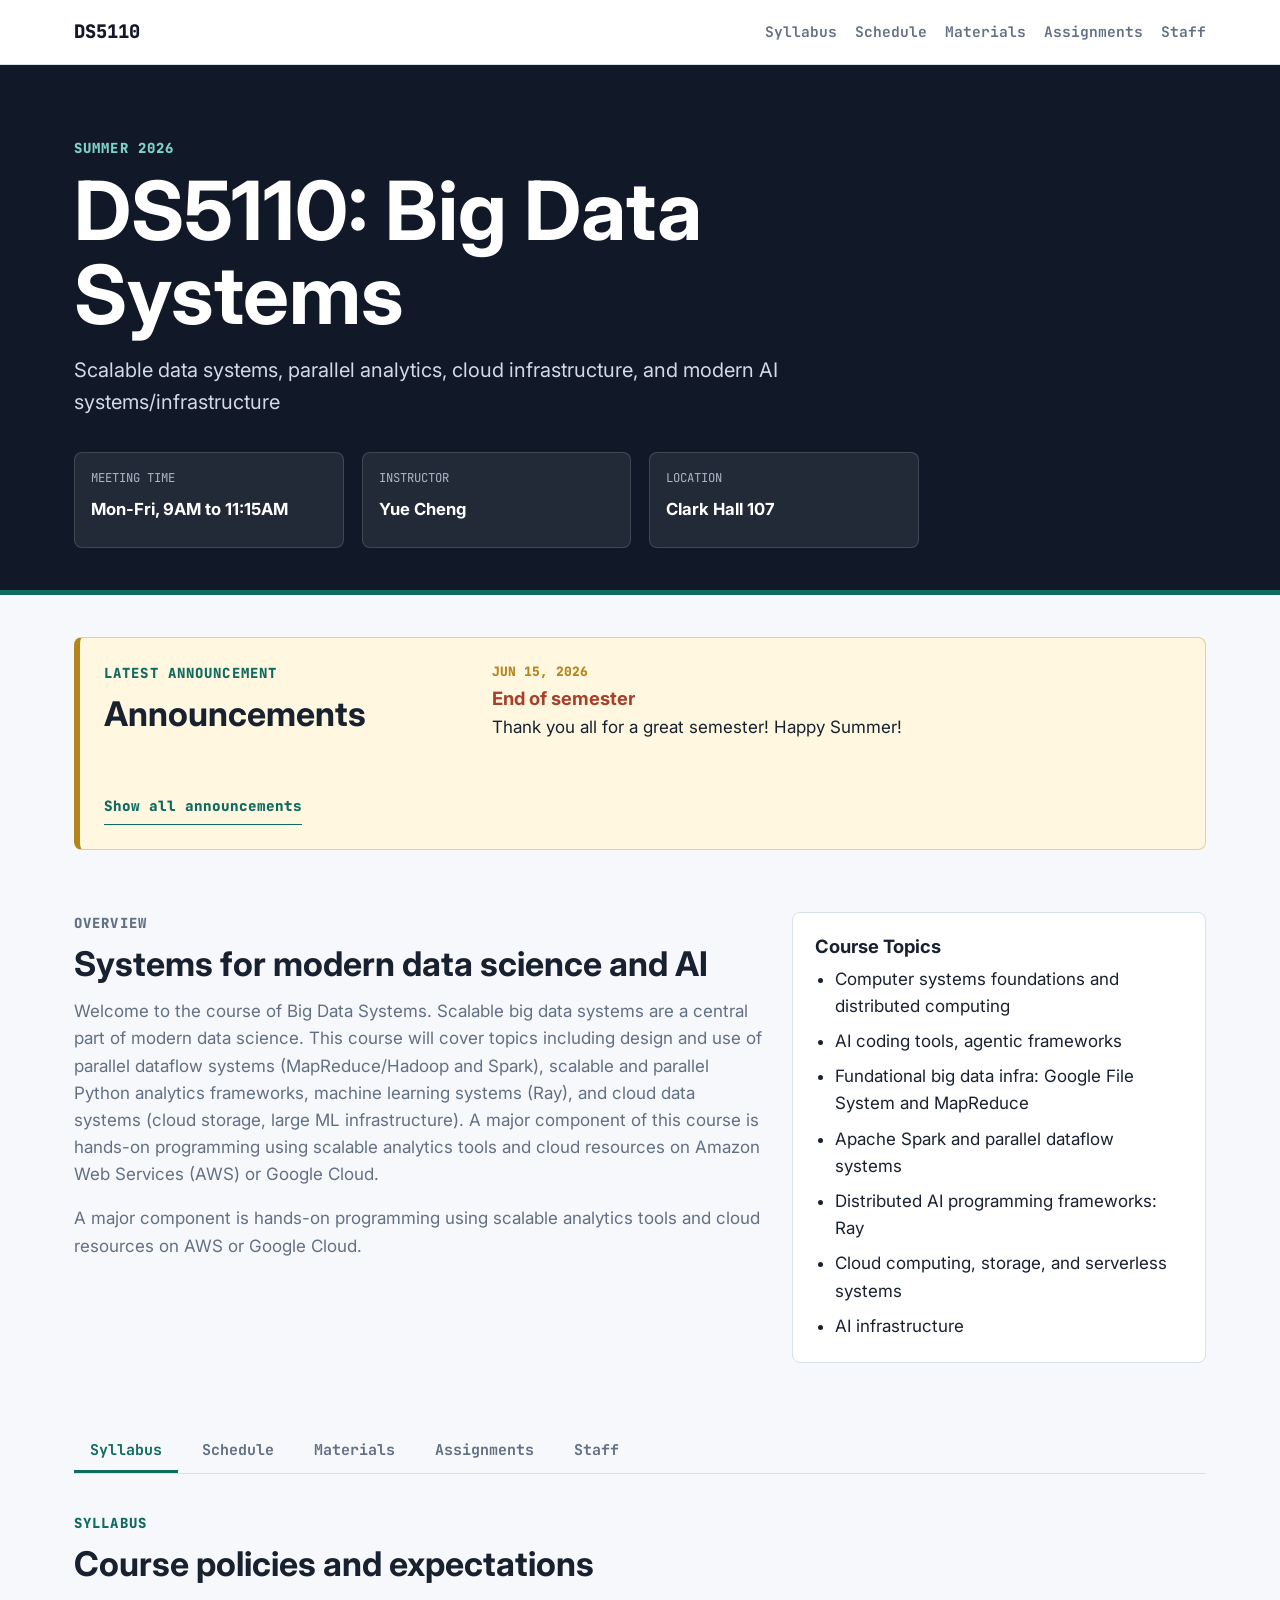
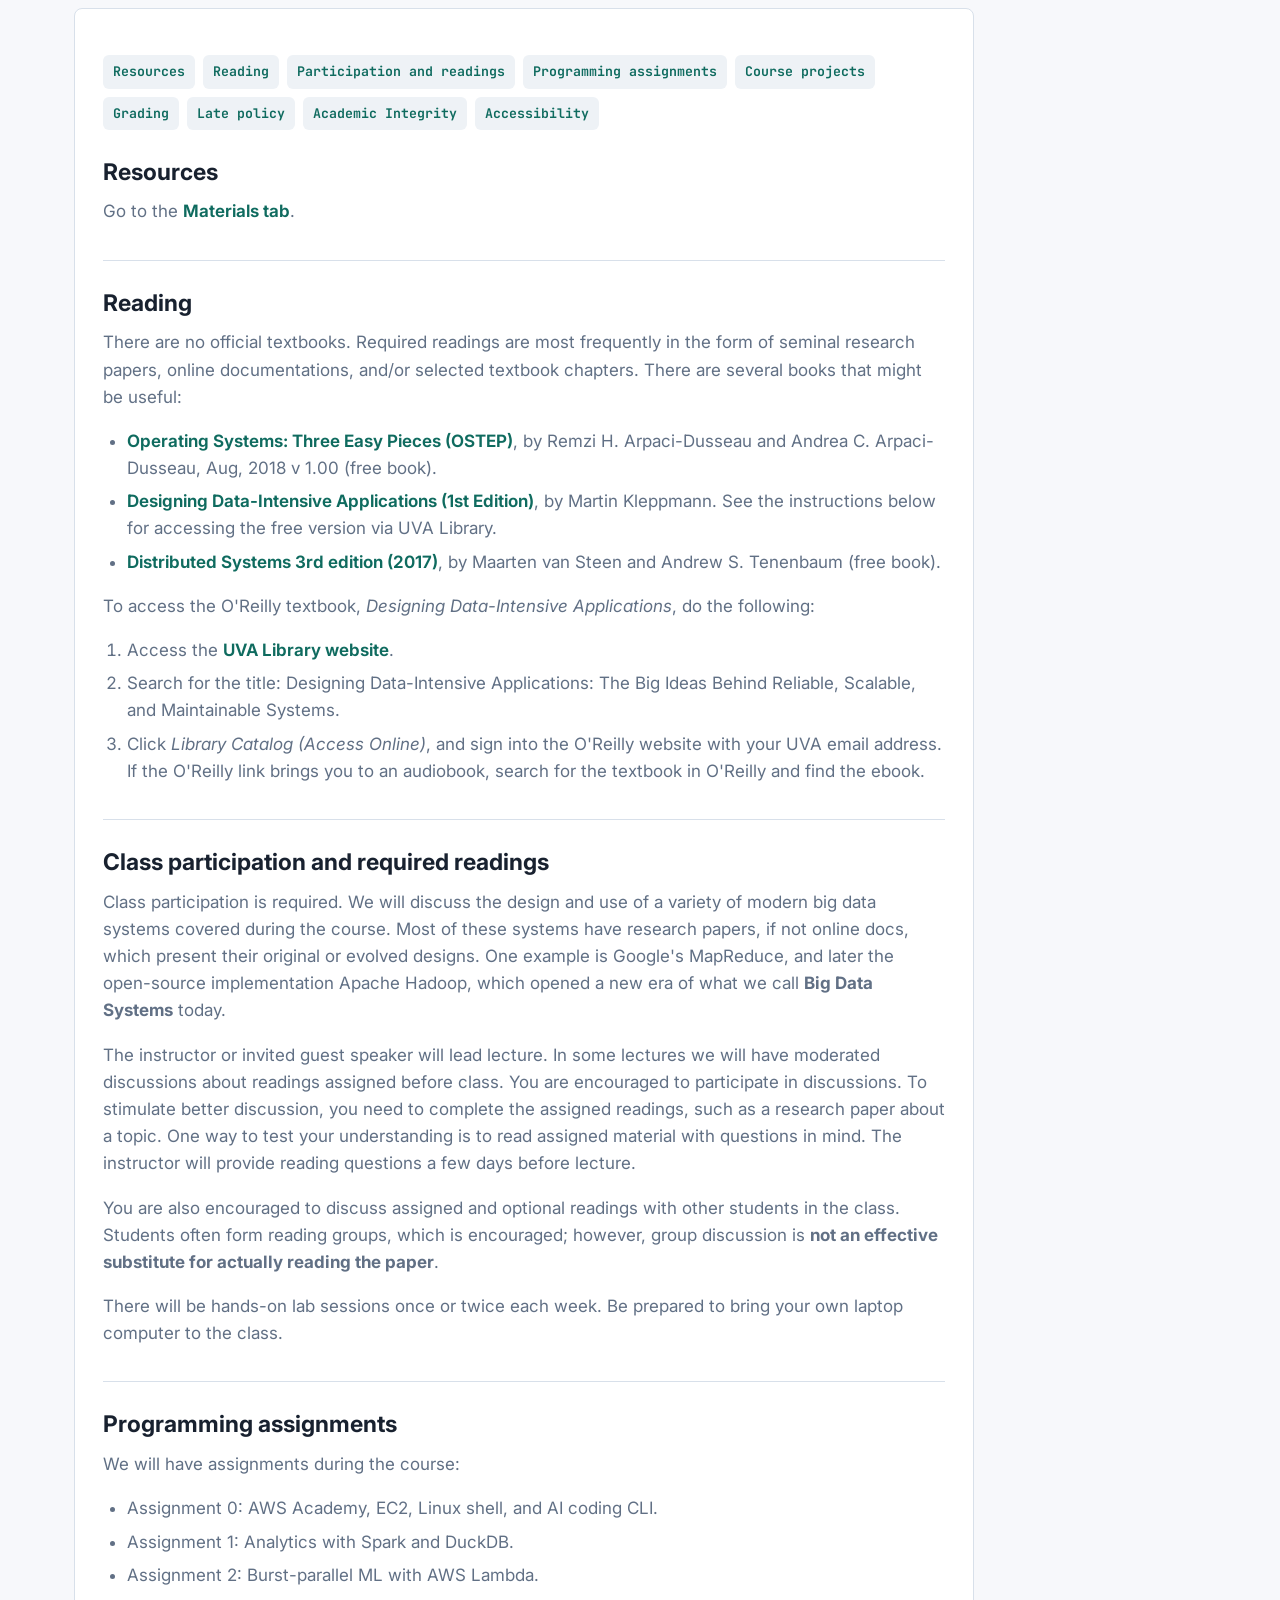
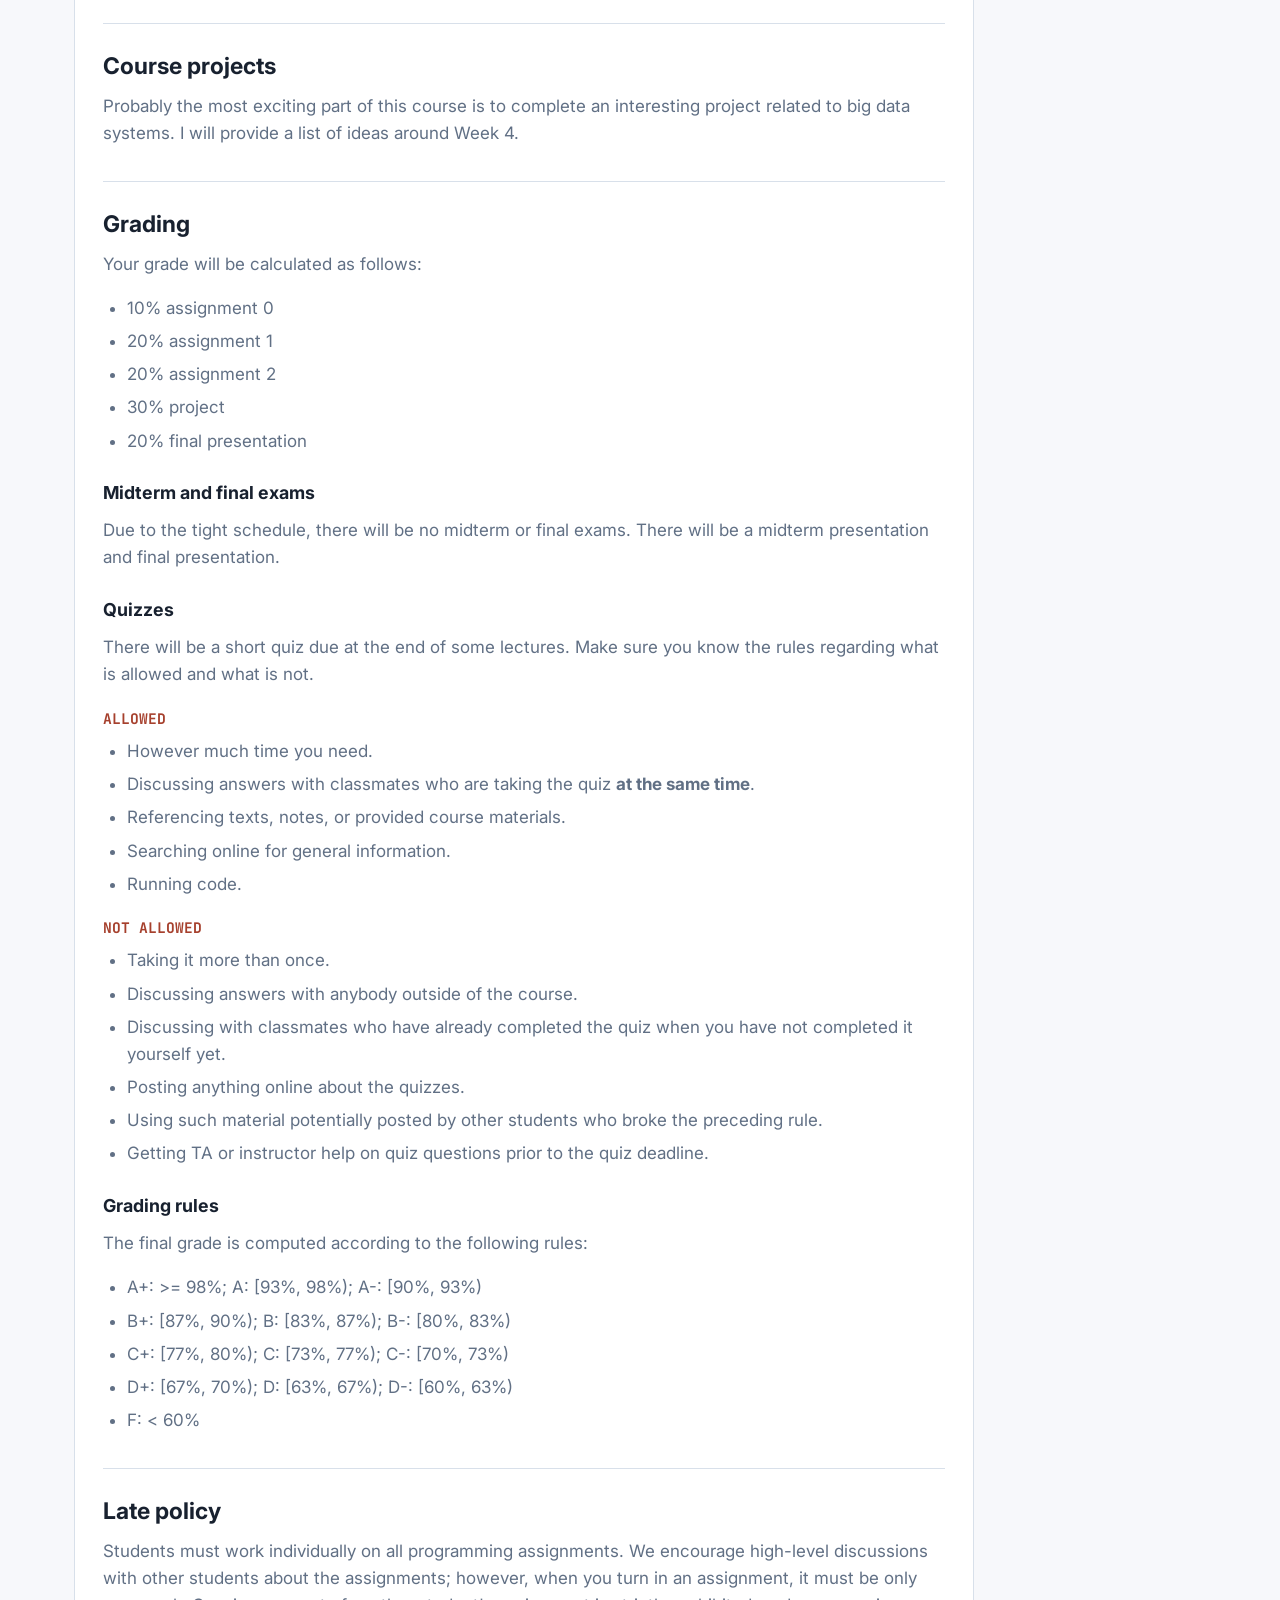
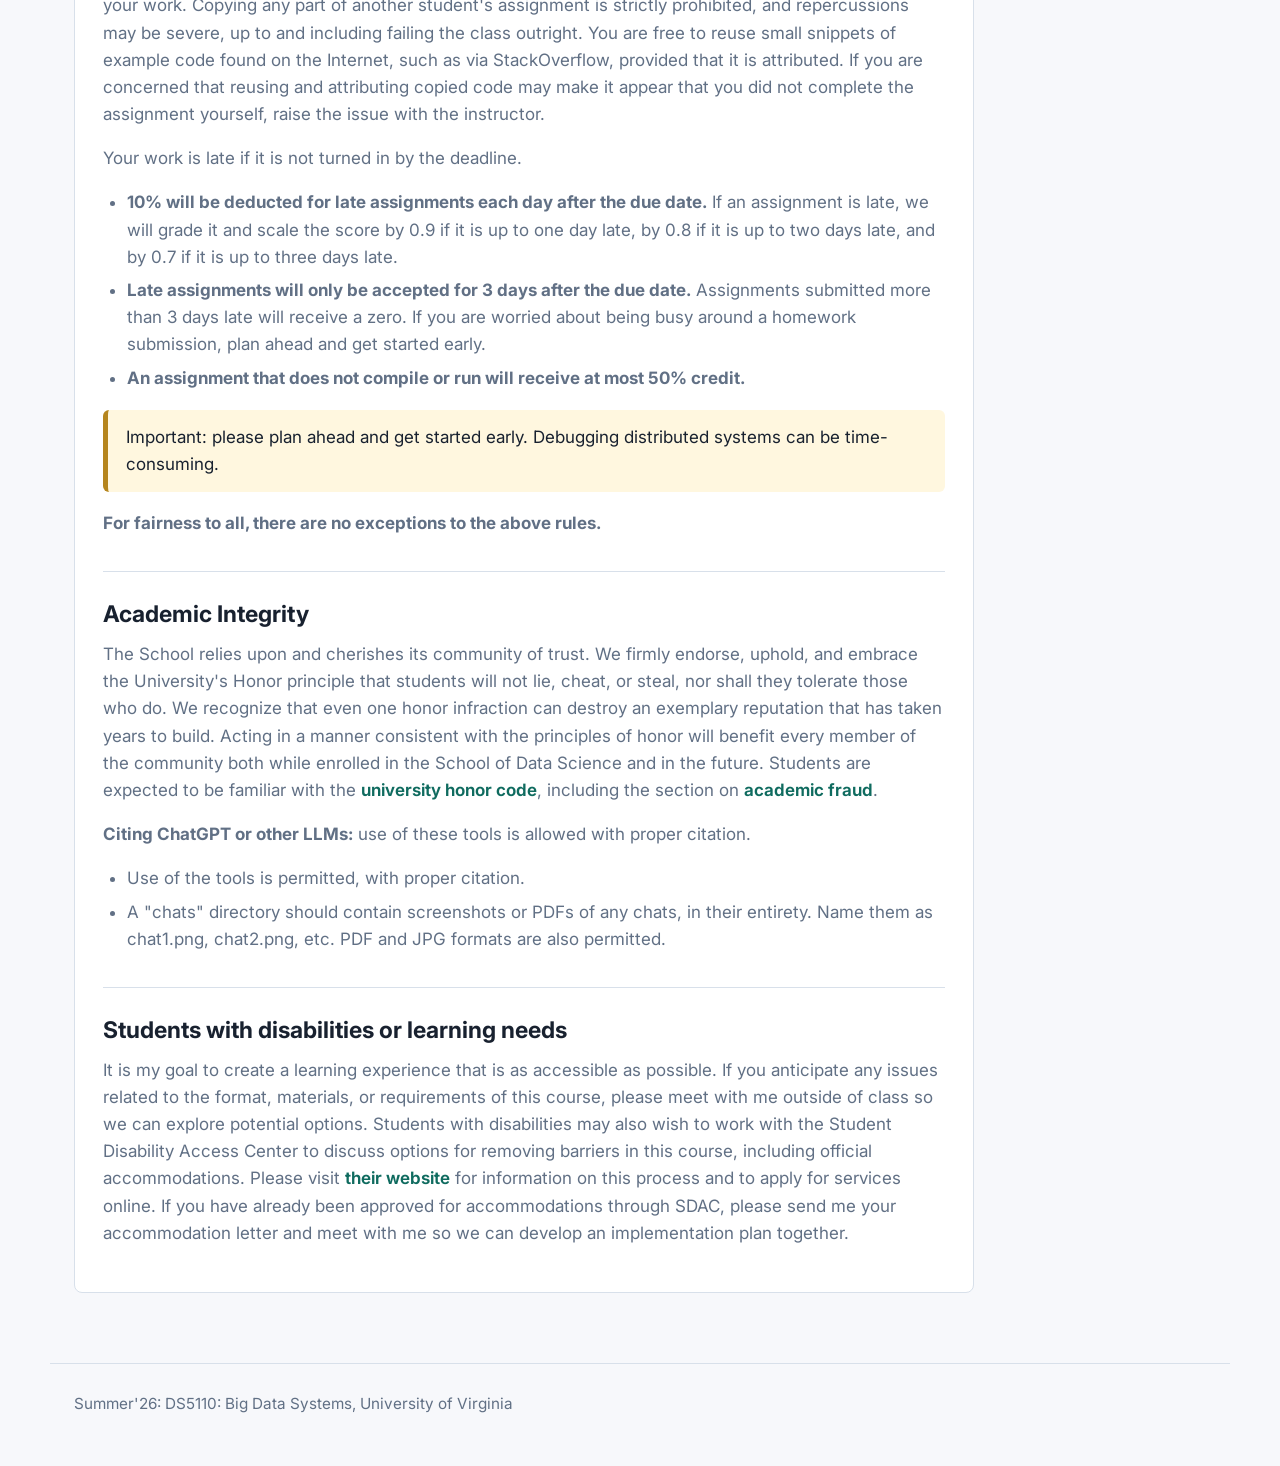
<file: index.html>
<!DOCTYPE html>
<html lang="en">
<head>
  <meta charset="UTF-8">
  <meta name="viewport" content="width=device-width, initial-scale=1.0">
  <title>DS5110 Summer 2026 |  Data Eng II: Big Data Systems</title>
  <link rel="icon" href="assets/images/uva.ico" type="image/x-icon">
  <link rel="preconnect" href="https://fonts.googleapis.com">
  <link rel="preconnect" href="https://fonts.gstatic.com" crossorigin>
  <link href="https://fonts.googleapis.com/css2?family=JetBrains+Mono:wght@400;500;600;700&family=Inter:wght@400;500;600;700;800&display=swap" rel="stylesheet">
  <link rel="stylesheet" href="style.css?v=20260428-3">
</head>
<body>
  <nav class="nav">
    <div class="nav-inner">
      <a href="#home" class="nav-logo">DS5110</a>
      <div class="nav-links" aria-label="Course sections">
        <a href="#syllabus" data-tab-link="syllabus">Syllabus</a>
        <a href="#schedule" data-tab-link="schedule">Schedule</a>
        <a href="#materials" data-tab-link="materials">Materials</a>
        <a href="#assignments" data-tab-link="assignments">Assignments</a>
        <a href="#staff" data-tab-link="staff">Staff</a>
      </div>
    </div>
  </nav>

  <main id="home">
    <section class="hero">
      <div class="hero-content">
        <p class="term">Summer 2026</p>
        <h1>DS5110: Big Data Systems</h1>
        <p class="hero-copy">Scalable data systems, parallel analytics, cloud infrastructure, and modern AI systems/infrastructure</p>
        <div class="hero-meta" id="course-meta"></div>
      </div>
    </section>

    <section class="section announcement-section" aria-labelledby="announcement-title">
      <div class="announcement" id="announcement-box">
        <div>
          <p class="eyebrow">Latest Announcement</p>
          <h2 id="announcement-title">Announcements</h2>
        </div>
        <div class="announcement-list" id="announcement-list">
          <article class="announcement-item latest">
            <span class="announcement-date">May 4, 2026</span>
            <h3>Lecture materials will be posted here</h3>
            <p>Slides, readings, demos, and lab links will be added to the Materials tab as they become available.</p>
          </article>
        </div>
        <button class="announcement-toggle" id="announcement-toggle" type="button">Show all announcements</button>
      </div>
    </section>

    <section class="section overview-grid" aria-label="Course overview">
      <div>
        <p class="eyebrow">Overview</p>
        <h2>Systems for modern data science and AI</h2>
		<p>
	Welcome to the course of Big Data Systems. Scalable big data
systems are a central part of modern data science. This course will
cover topics including design and use of parallel dataflow systems
(MapReduce/Hadoop and Spark), scalable and parallel Python analytics
frameworks, machine learning systems (Ray), and cloud data systems
(cloud storage, large ML infrastructure). A major component of this
course is hands-on programming using scalable analytics tools and
cloud resources on Amazon Web Services (AWS) or Google Cloud.
		</p>
        <p>
A major component is hands-on programming using scalable analytics
tools and cloud resources on AWS or Google Cloud.
		</p>
      </div>
      <div class="info-panel">
        <h3>Course Topics</h3>
        <ul id="topic-list">
          <li>Computer systems foundations and distributed computing</li>
          <li>Google File System, HDFS, and MapReduce</li>
          <li>Apache Spark and parallel dataflow systems</li>
          <li>Parallel Python analytics and Ray</li>
          <li>Cloud computing, storage, and serverless systems</li>
          <li>Large-scale AI and LLM systems</li>
        </ul>
      </div>
    </section>

    <section class="section course-tabs">
      <div class="tab-list" role="tablist" aria-label="Course information">
        <button class="tab-button active" type="button" role="tab" aria-selected="true" data-tab="syllabus">Syllabus</button>
        <button class="tab-button" type="button" role="tab" aria-selected="false" data-tab="schedule">Schedule</button>
        <button class="tab-button" type="button" role="tab" aria-selected="false" data-tab="materials">Materials</button>
        <button class="tab-button" type="button" role="tab" aria-selected="false" data-tab="assignments">Assignments</button>
        <button class="tab-button" type="button" role="tab" aria-selected="false" data-tab="staff">Staff</button>
      </div>

      <section class="tab-panel active" id="syllabus" role="tabpanel">
        <div class="panel-header">
          <p class="eyebrow">Syllabus</p>
          <h2>Course policies and expectations</h2>
        </div>
        <div class="content-grid" id="syllabus-content"></div>
      </section>

      <section class="tab-panel" id="schedule" role="tabpanel">
        <div class="panel-header">
          <p class="eyebrow">Calendar</p>
          <h2>May 18 to June 12, Monday through Friday</h2>
        </div>
        <div class="schedule-tools">
          <label for="week-filter">Show</label>
          <select id="week-filter">
            <option value="all">All weeks</option>
            <option value="1">Week 1</option>
            <option value="2">Week 2</option>
            <option value="3">Week 3</option>
            <option value="4">Week 4</option>
          </select>
        </div>
        <div class="schedule-table-wrap">
          <table class="schedule-table">
            <thead>
              <tr>
                <th>Date</th>
                <th>Topic</th>
                <th>Materials</th>
                <th>Notes</th>
              </tr>
            </thead>
            <tbody id="schedule-body"></tbody>
          </table>
        </div>
      </section>

      <section class="tab-panel" id="materials" role="tabpanel">
        <div class="panel-header">
          <p class="eyebrow">Lecture Materials</p>
          <h2>Slides, readings, and demos</h2>
        </div>
        <div class="materials-grid" id="materials-grid"></div>
      </section>

      <section class="tab-panel" id="assignments" role="tabpanel">
        <div class="panel-header">
          <p class="eyebrow">Assignments</p>
          <h2>Coursework and deadlines</h2>
        </div>
        <div class="assignment-list" id="assignment-list"></div>
      </section>

      <section class="tab-panel" id="staff" role="tabpanel">
        <div class="panel-header">
          <p class="eyebrow">Staff</p>
          <h2>Instructor and course support</h2>
        </div>
        <div class="staff-grid" id="staff-grid"></div>
      </section>
    </section>
  </main>

  <footer class="footer">
    <p>Summer'26: DS5110: Big Data Systems, University of Virginia</p>
  </footer>

  <script src="app.js?v=20260604-1"></script>
</body>
</html>
</file>
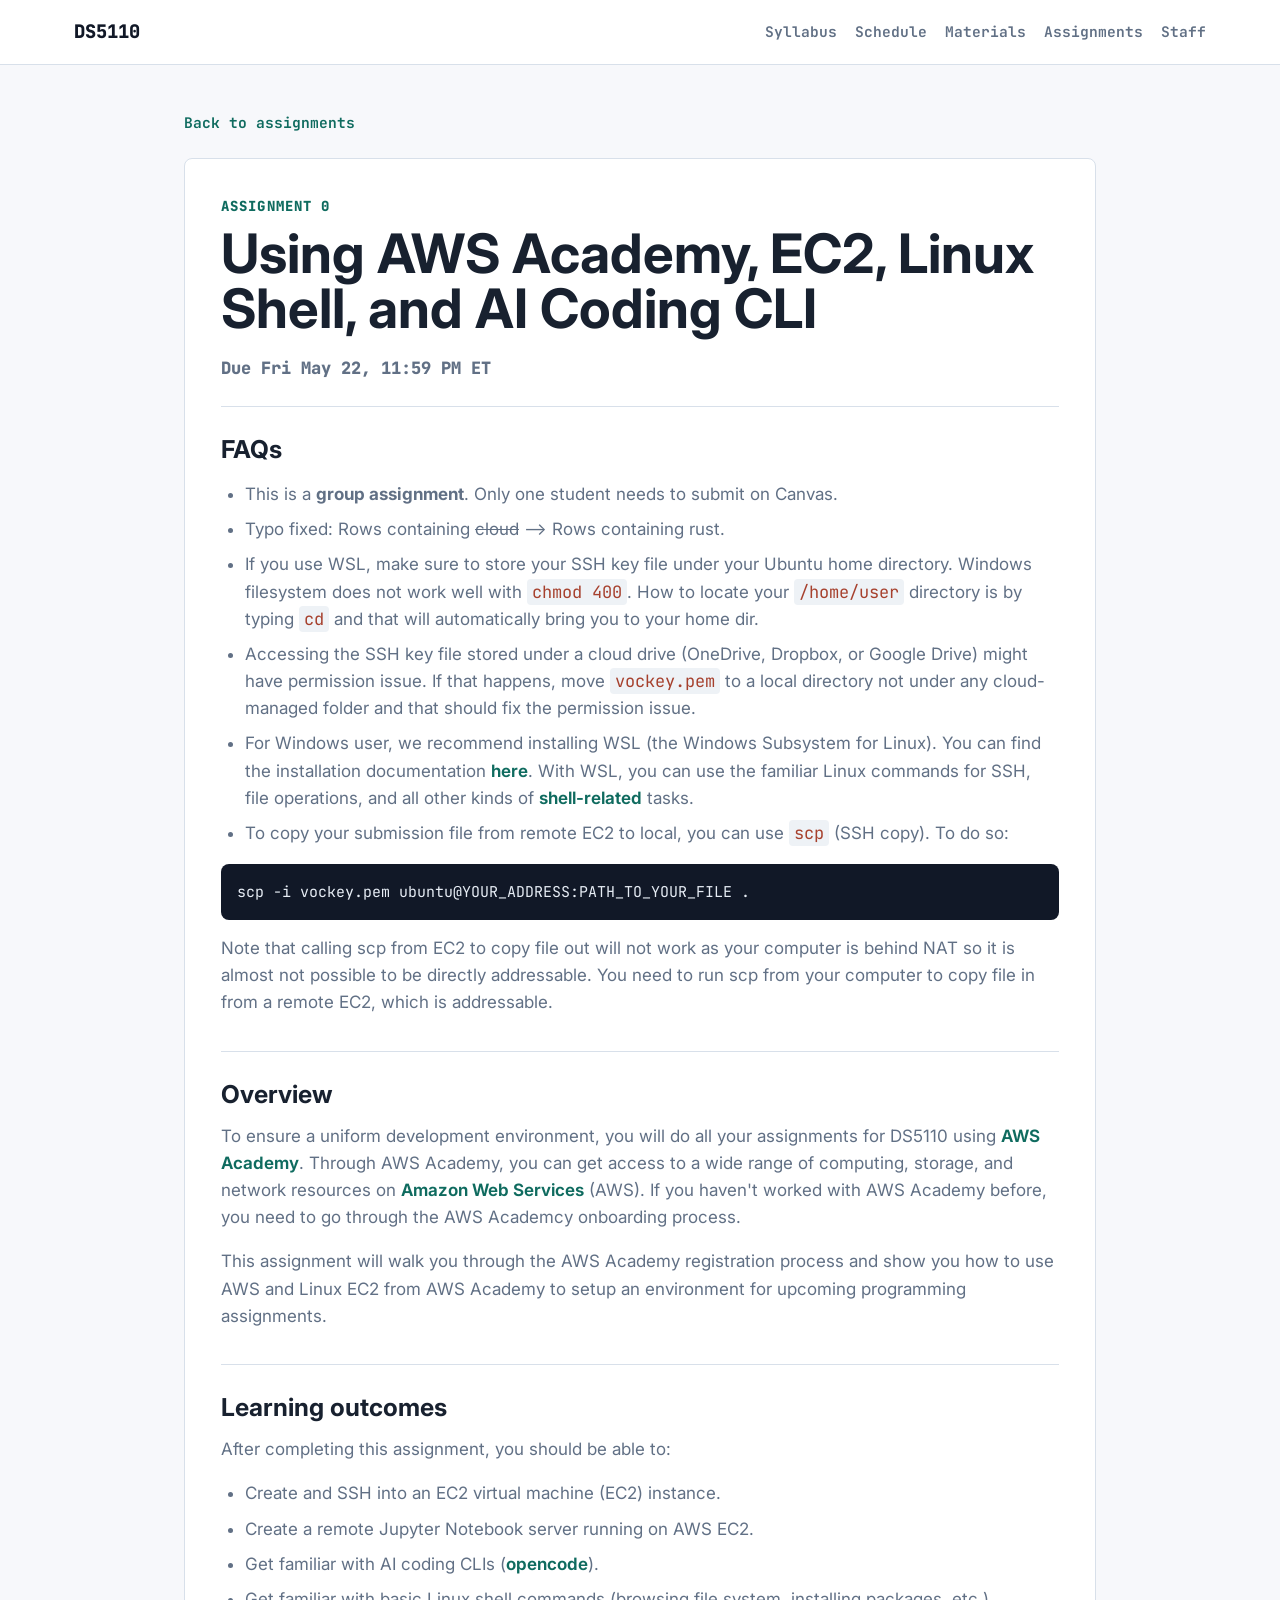
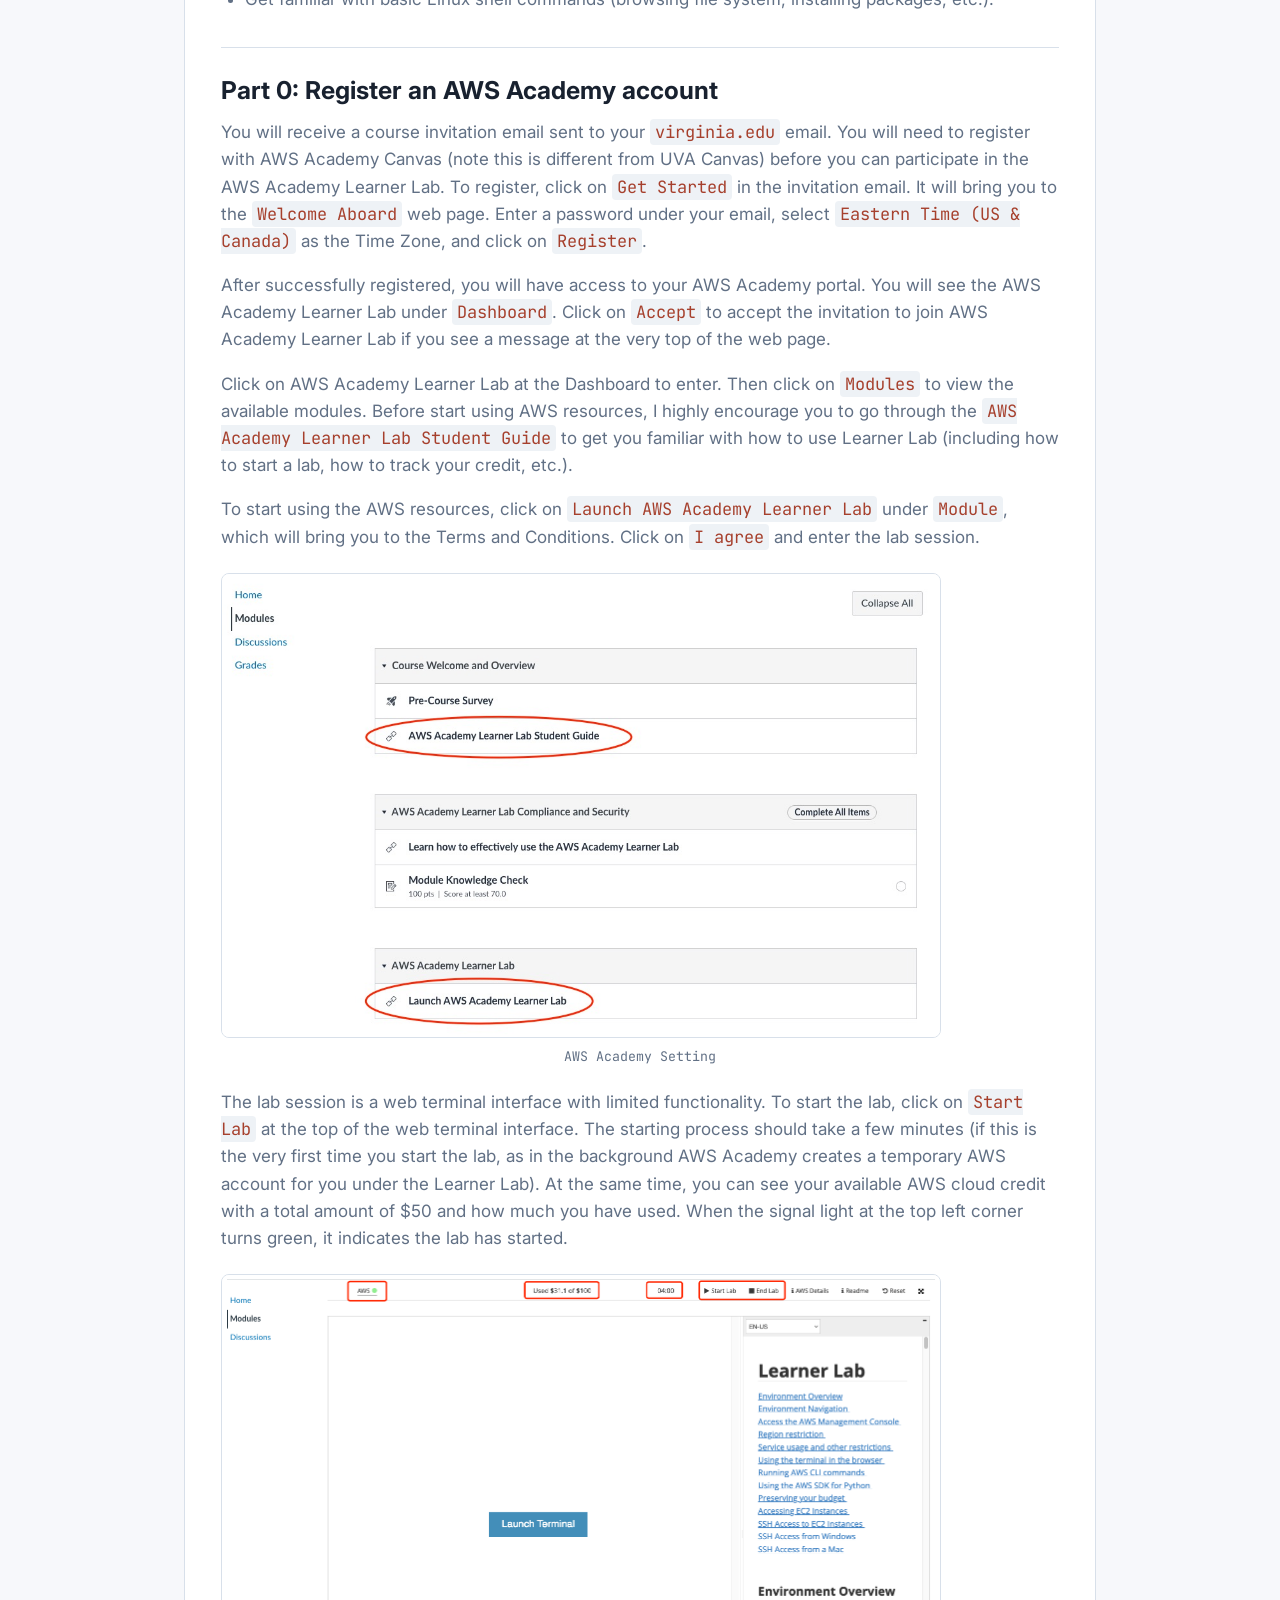
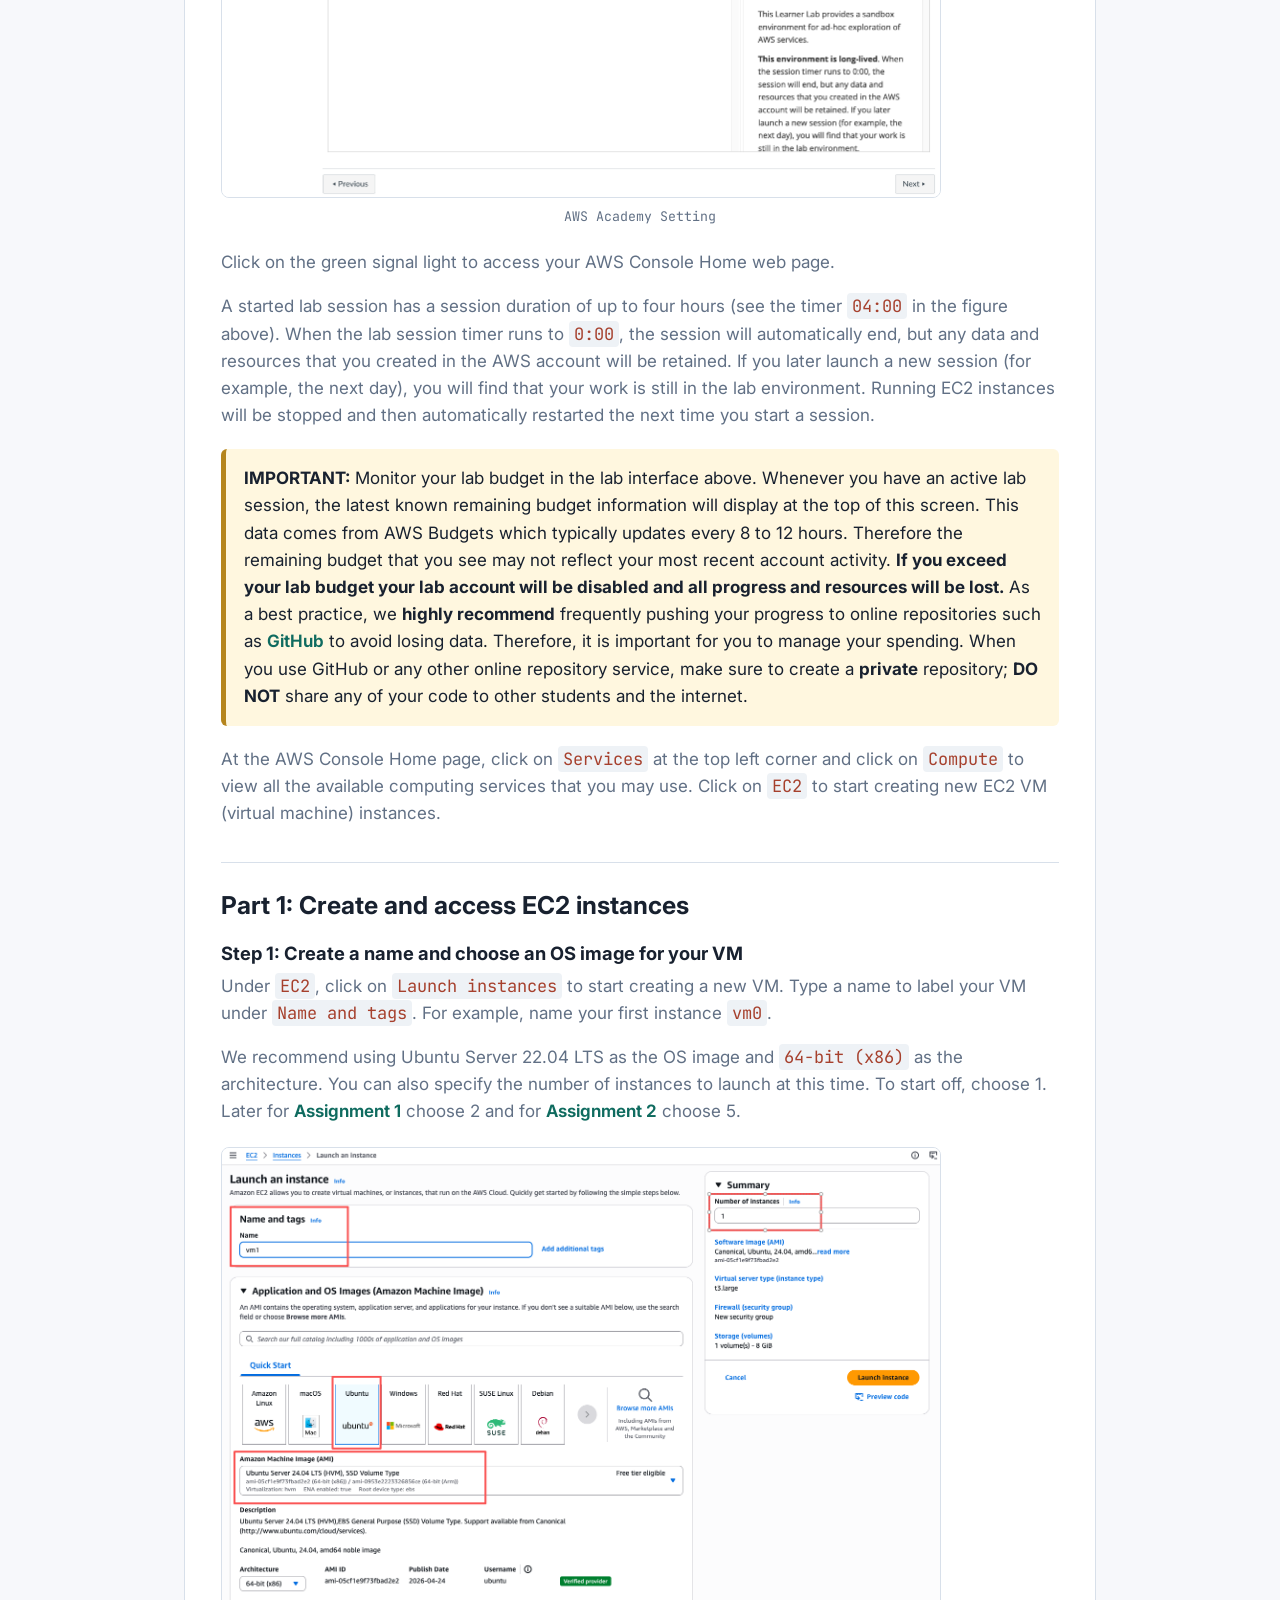
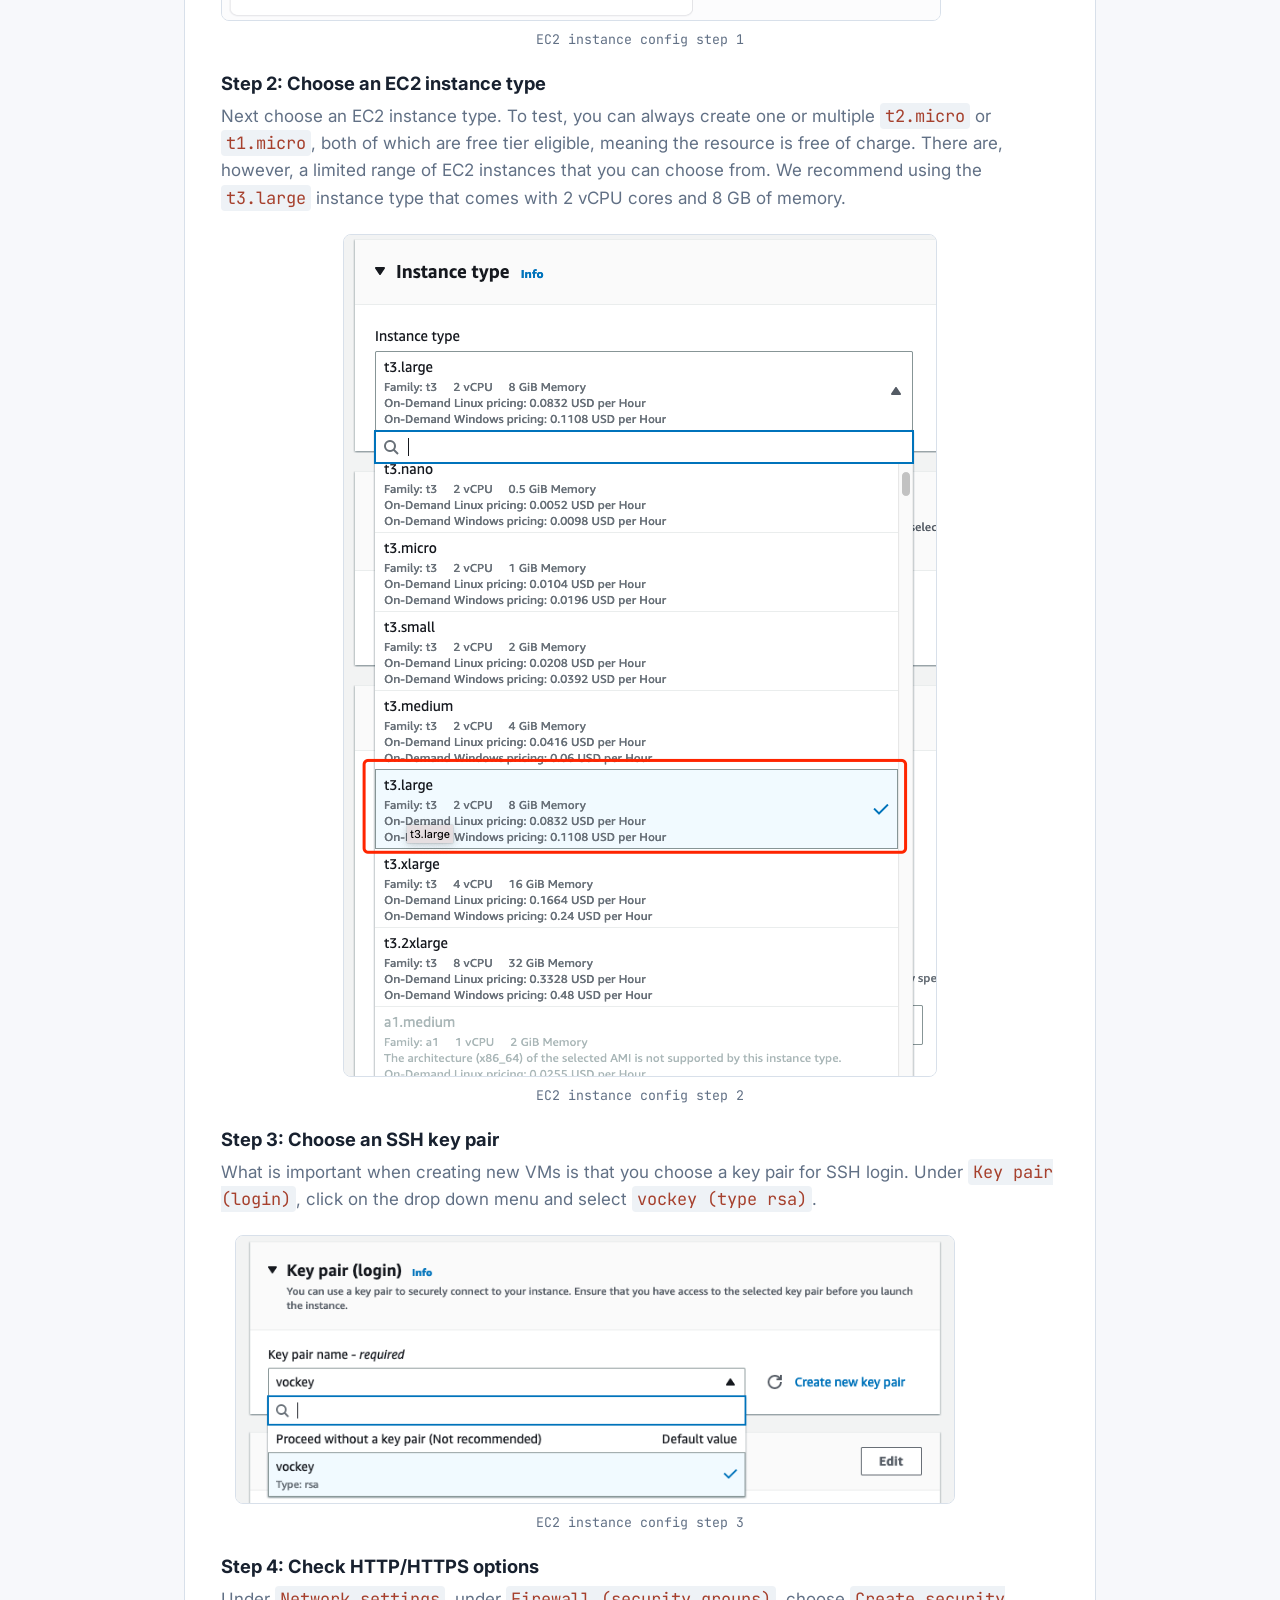
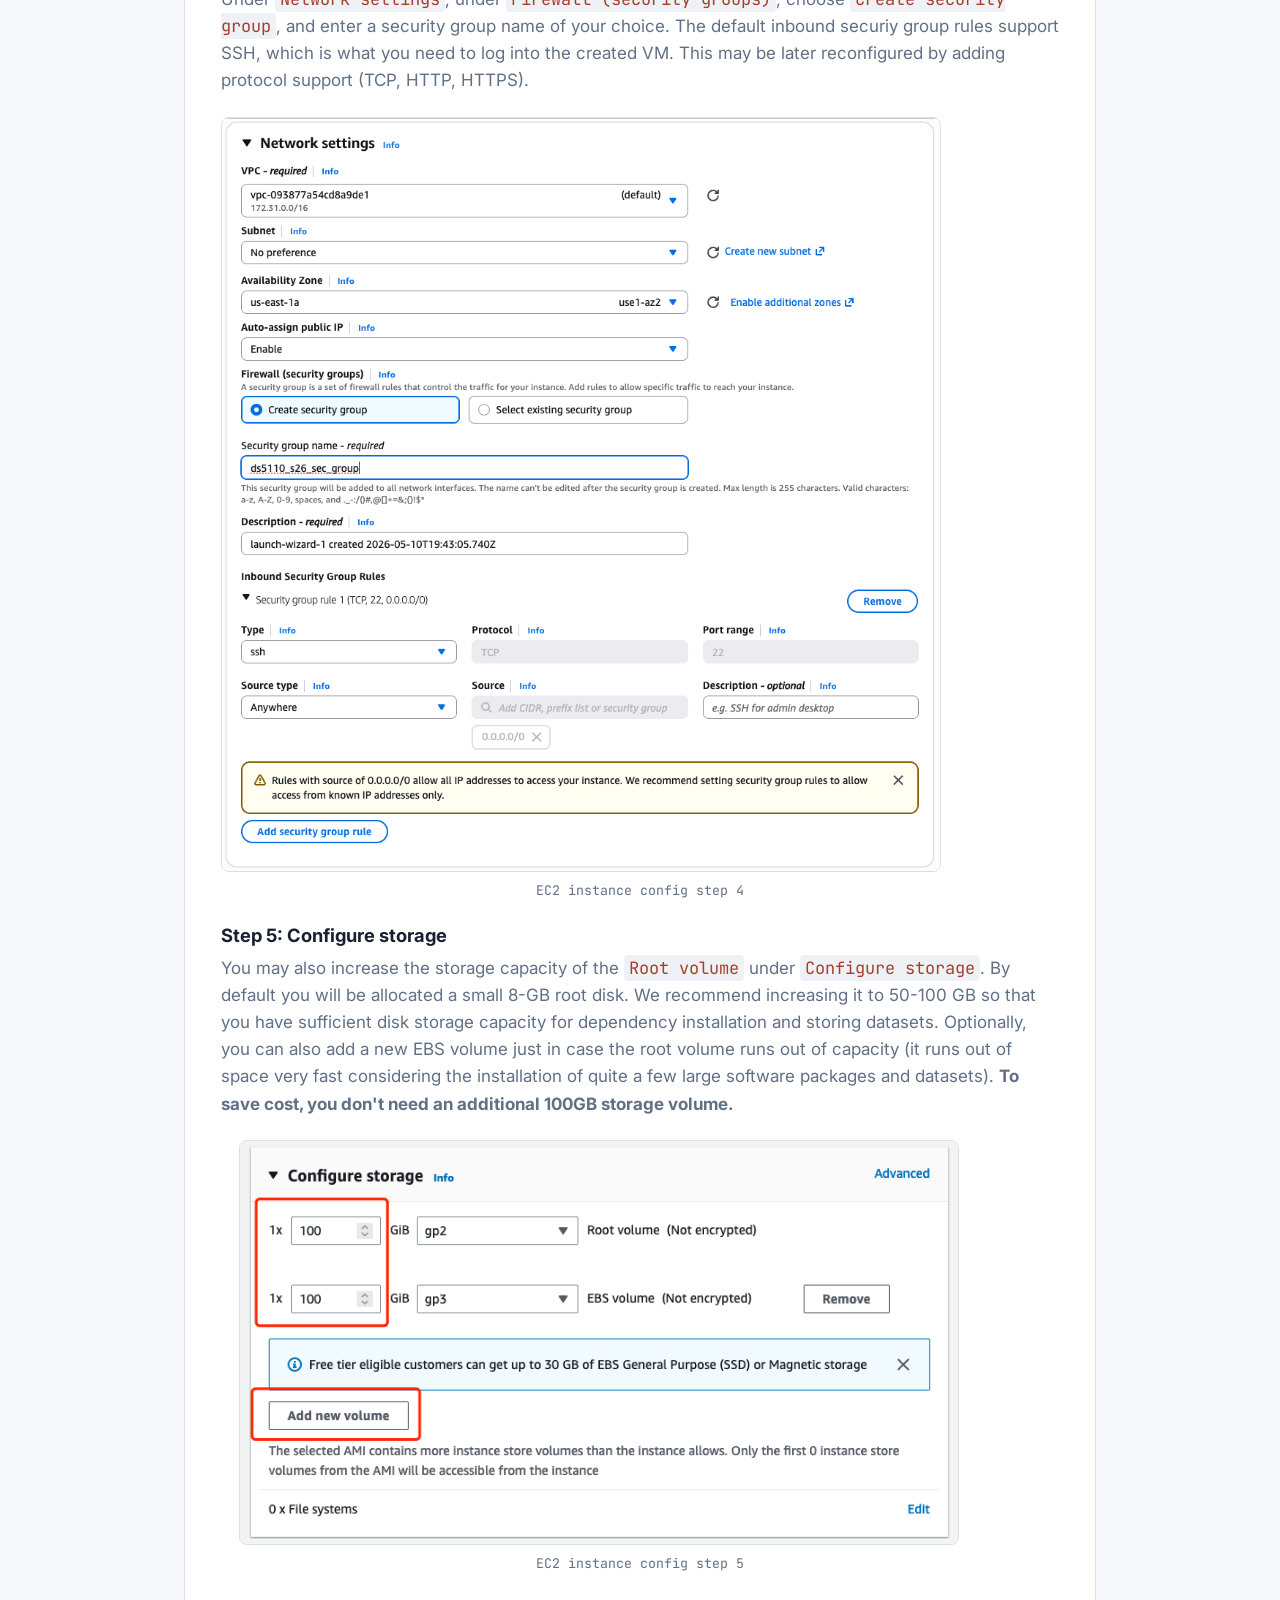
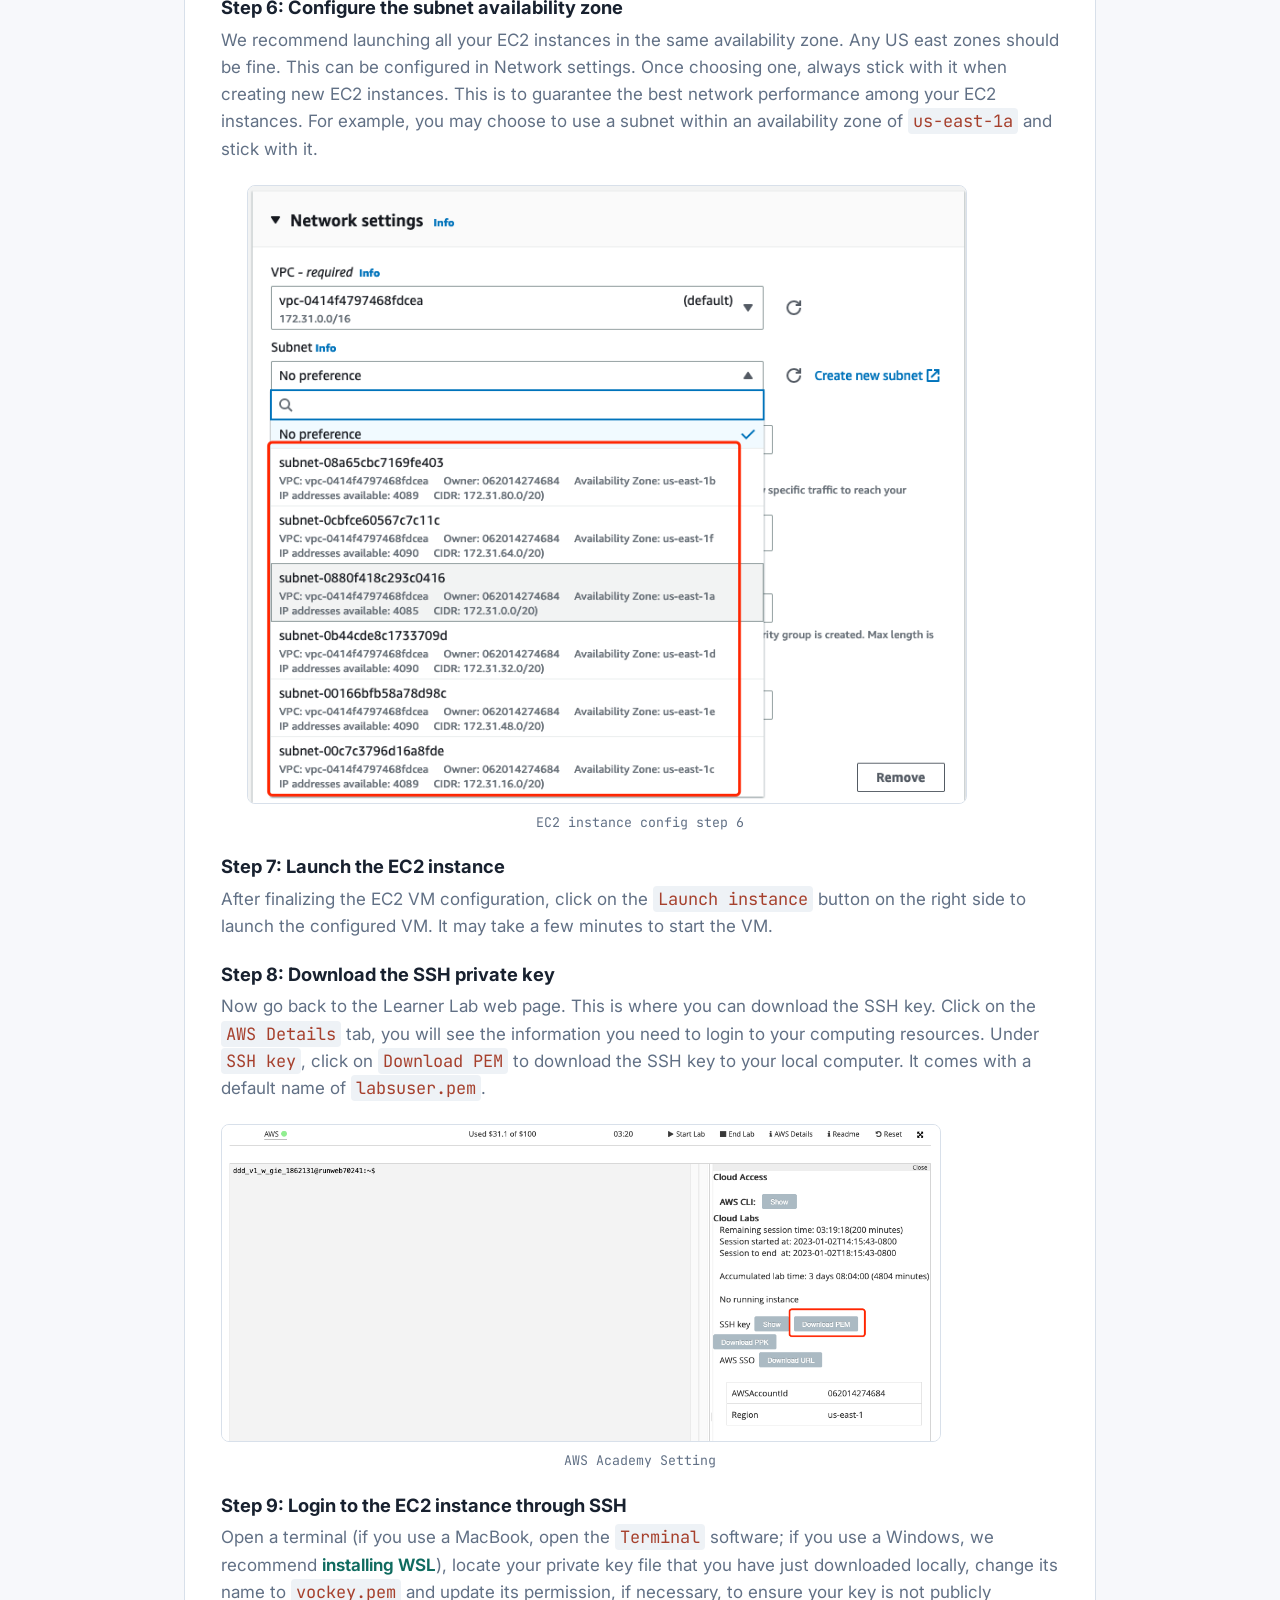
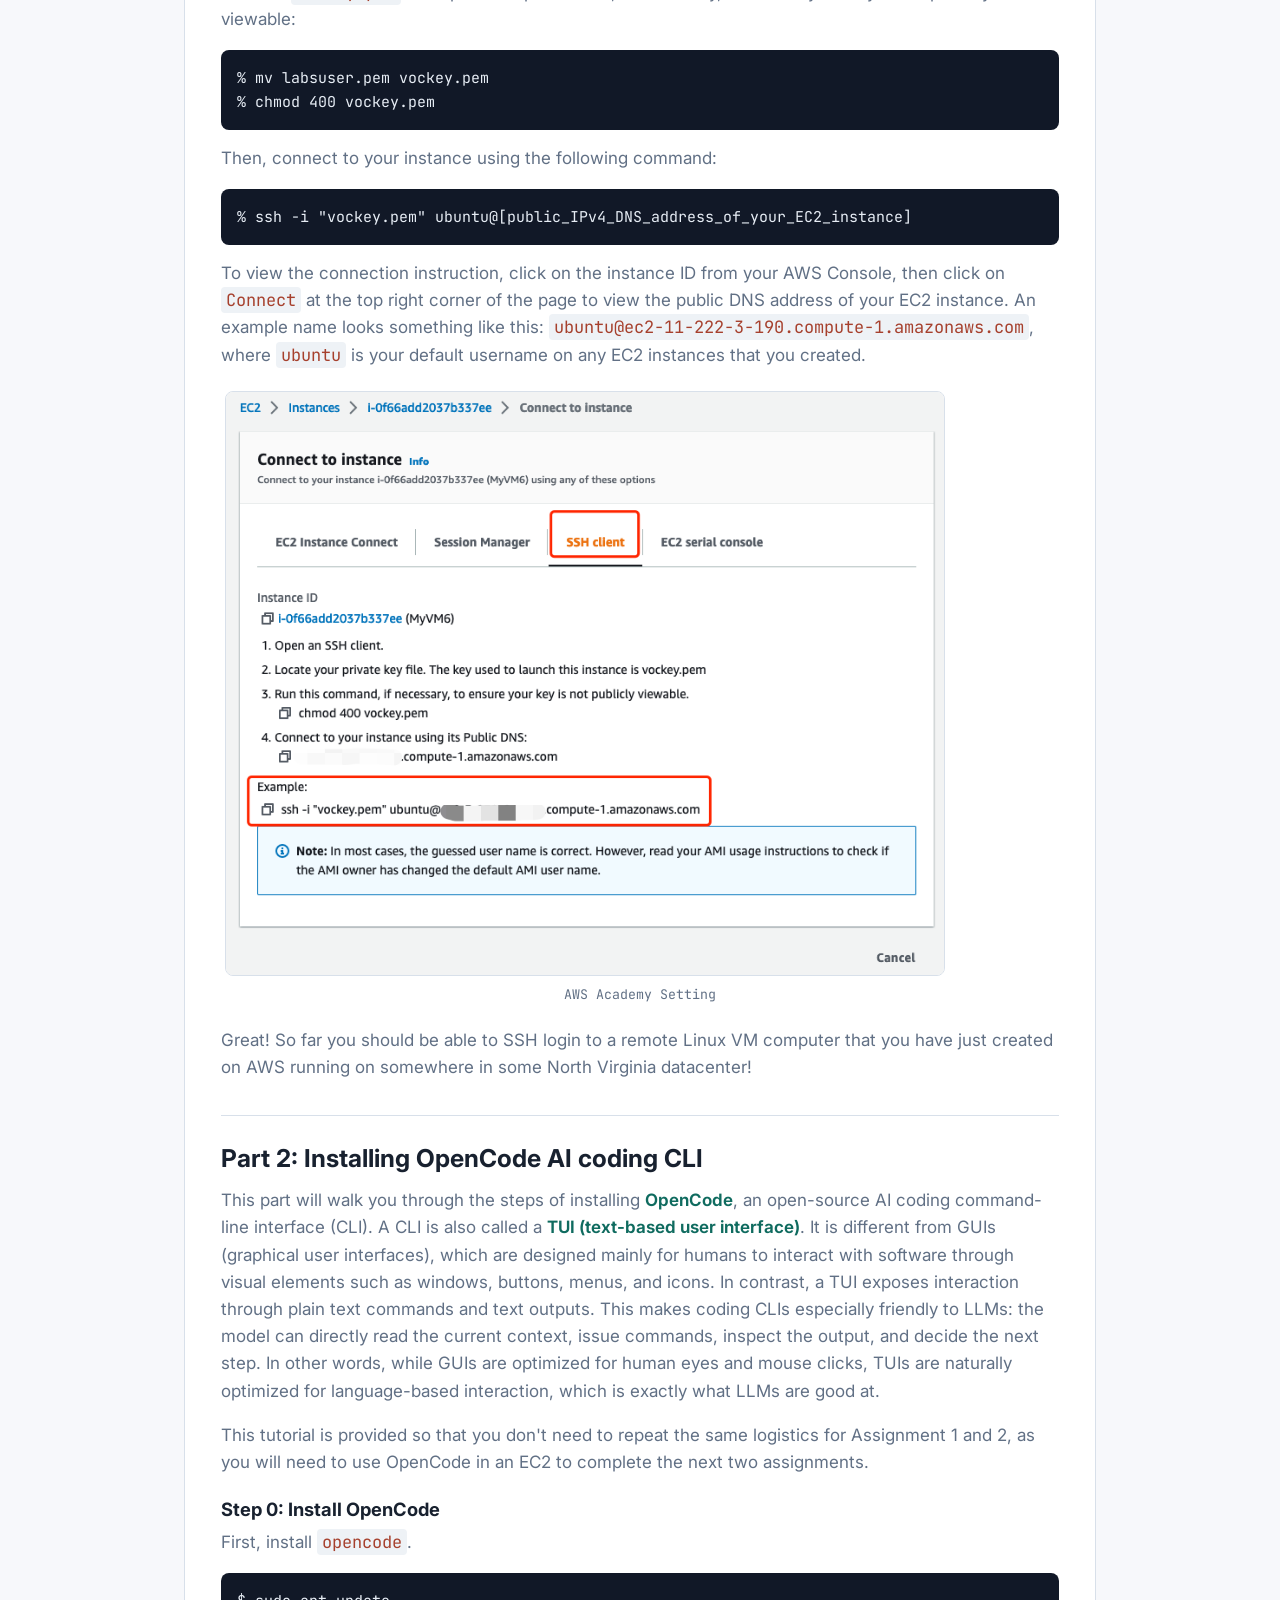
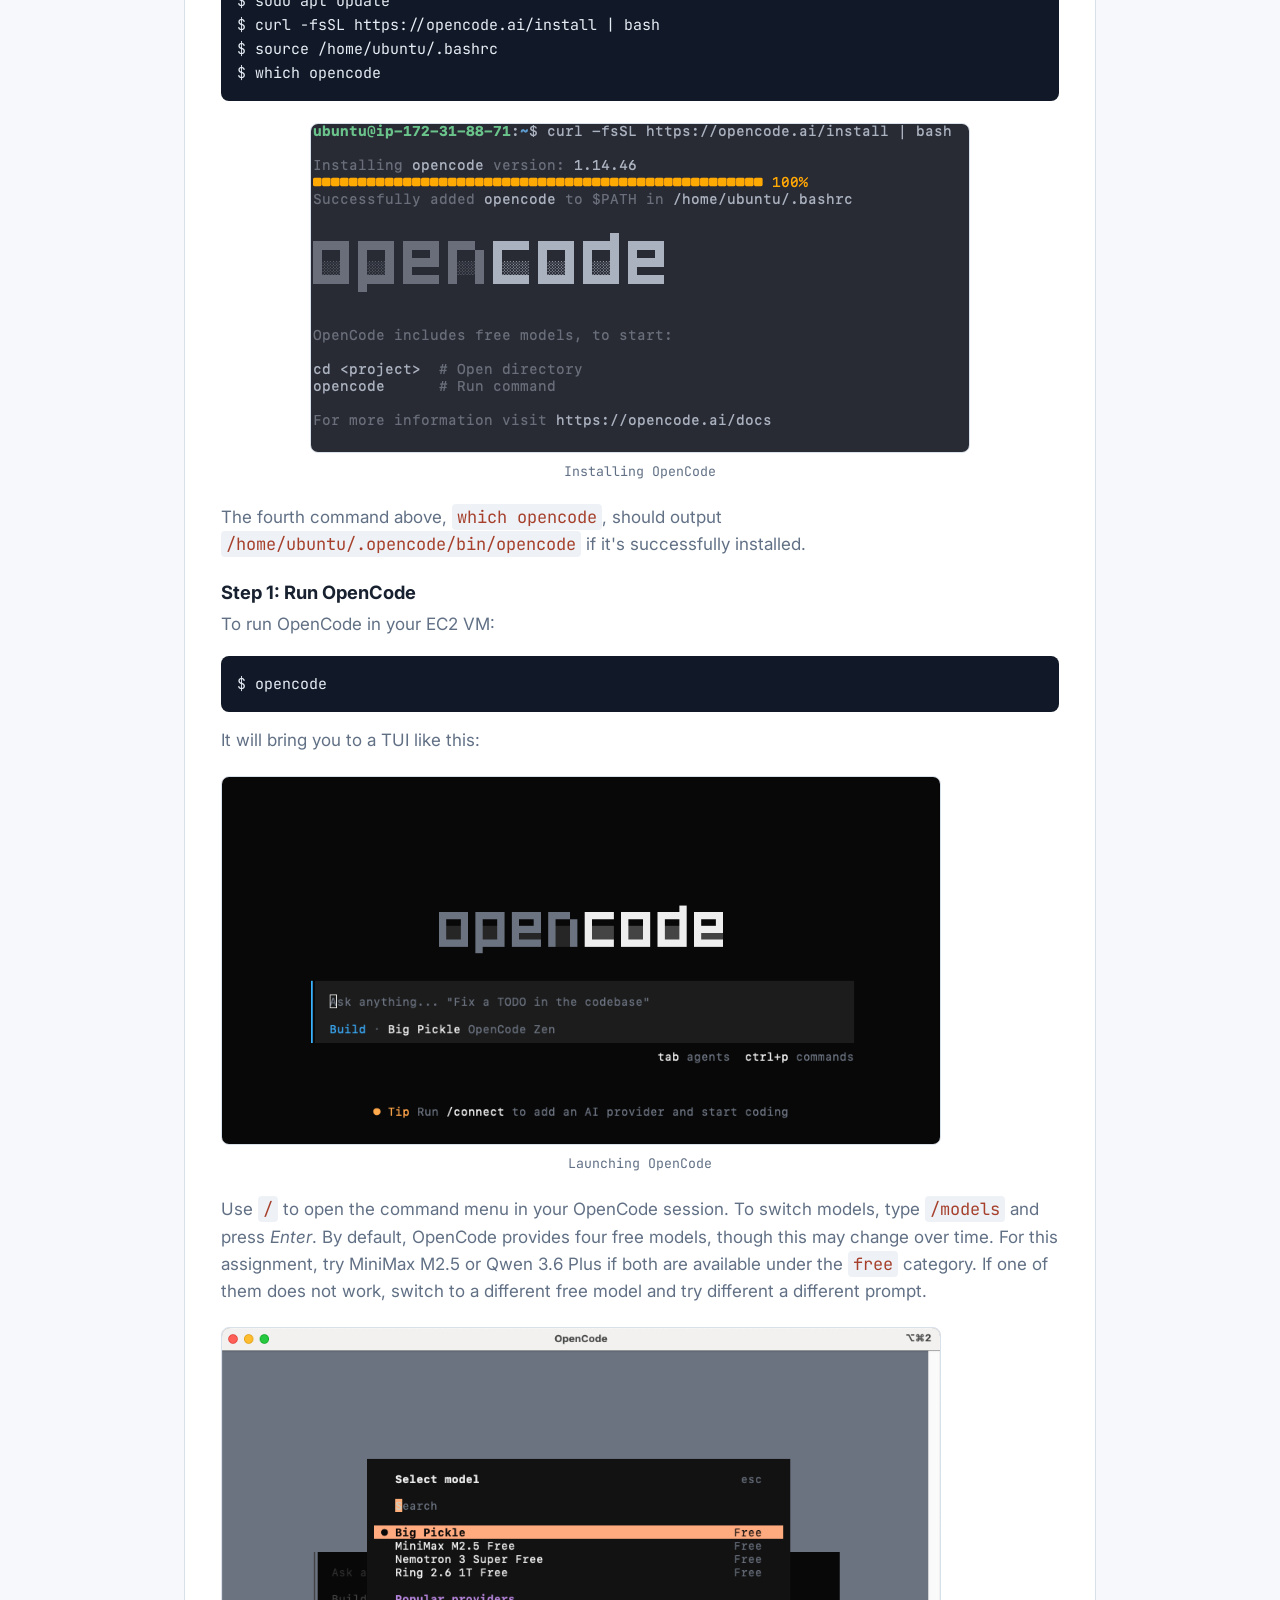
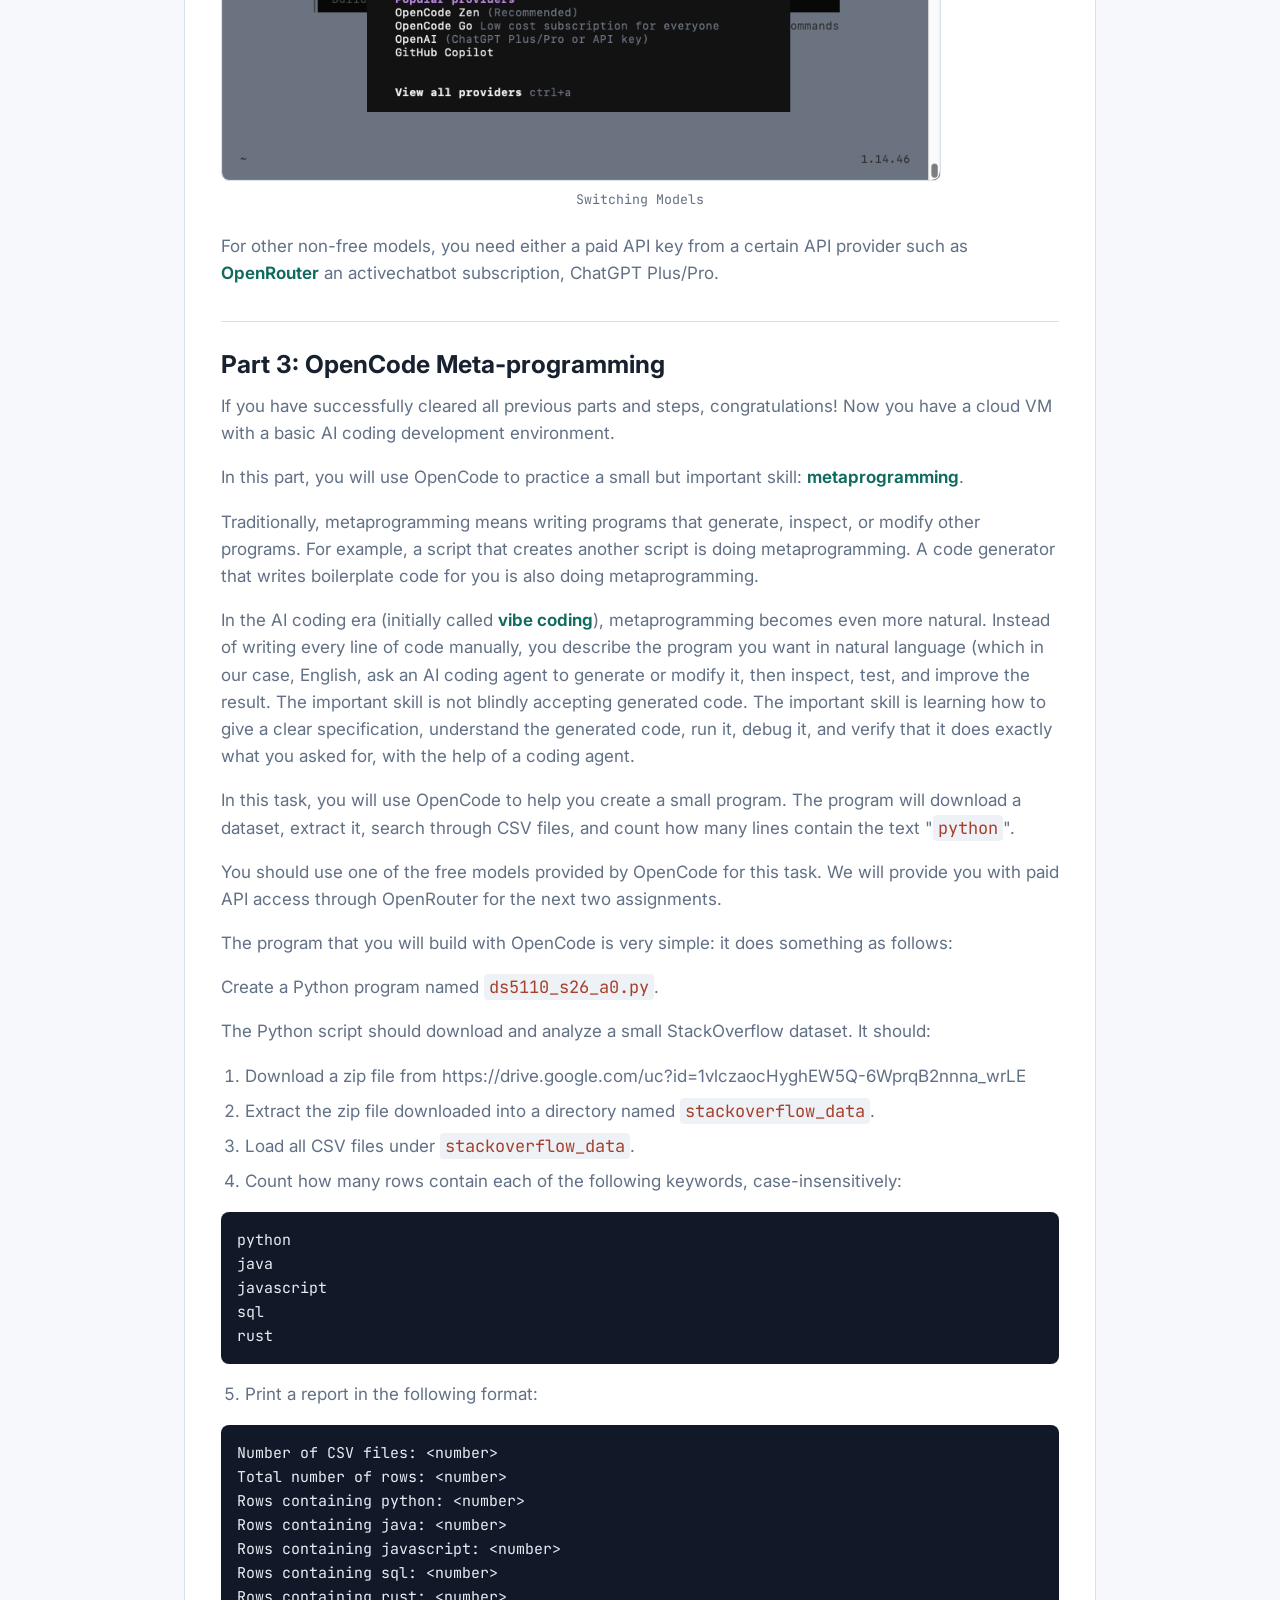
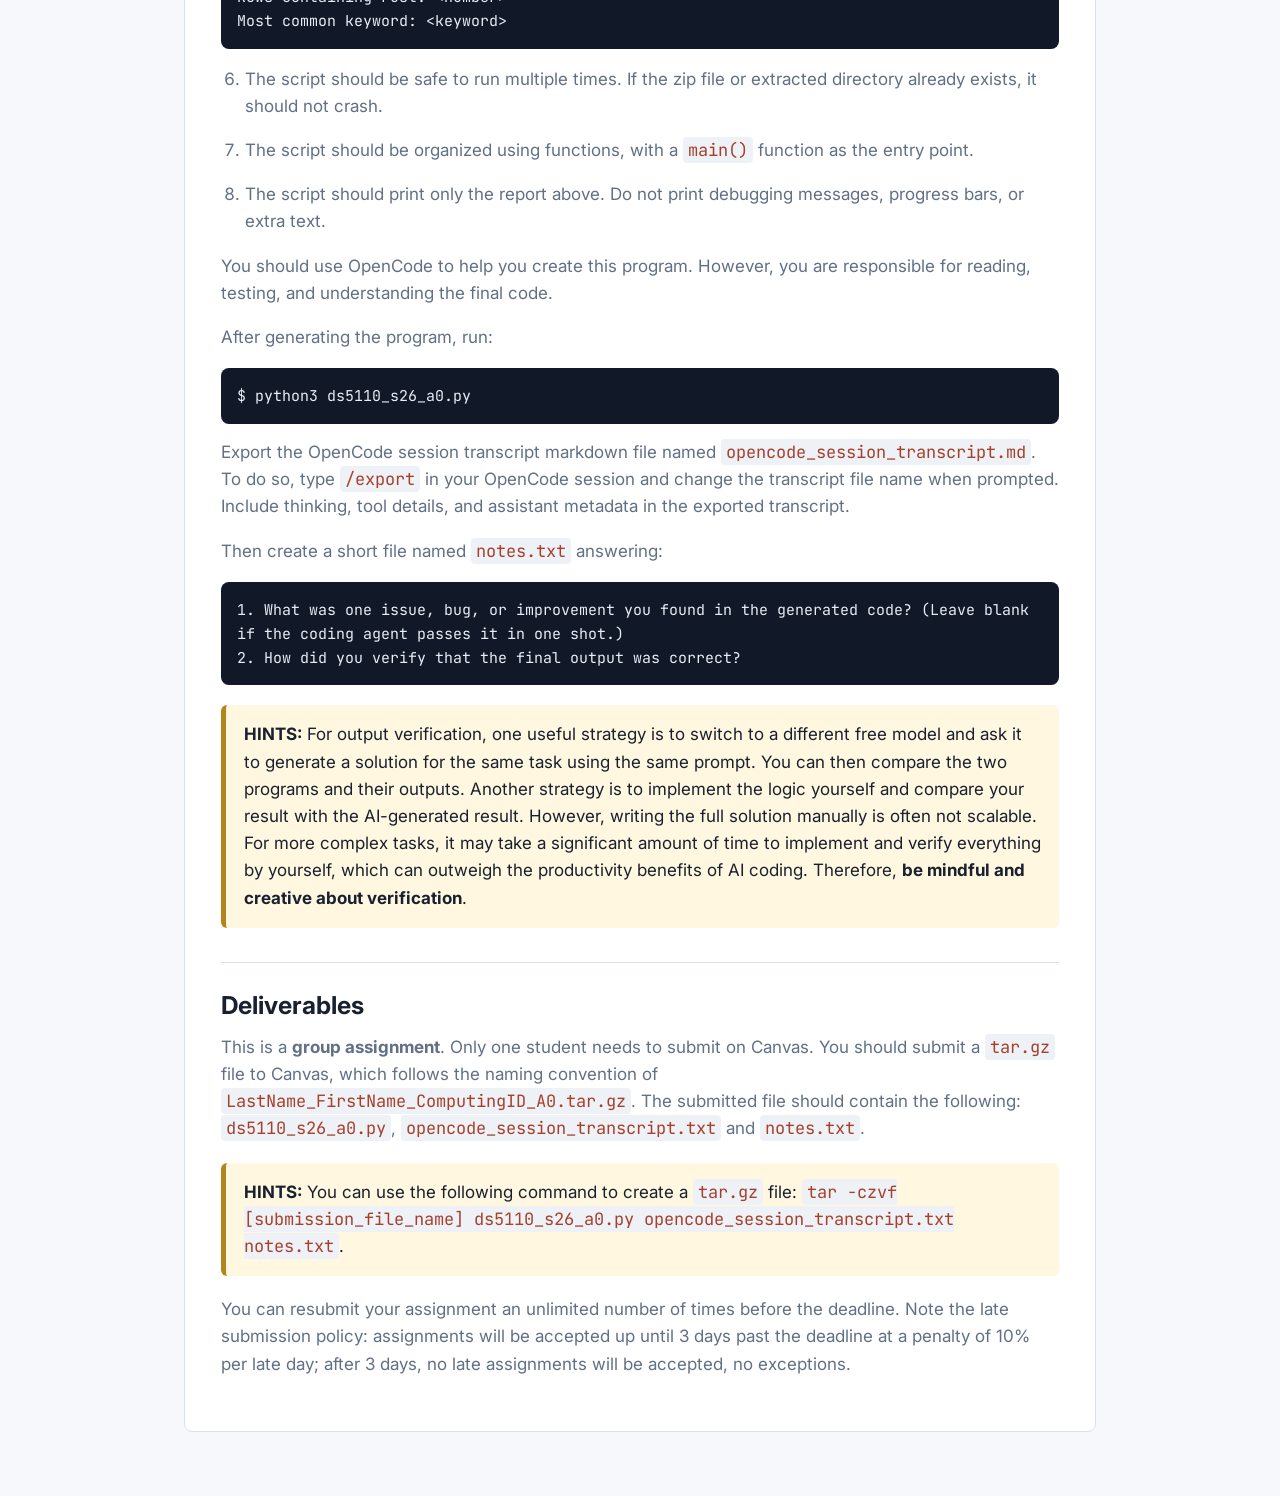
<file: assignments/a0.html>
<!DOCTYPE html>
<html lang="en">
<head>
  <meta charset="UTF-8">
  <meta name="viewport" content="width=device-width, initial-scale=1.0">
  <title>Assignment 0 | DS5110 Summer 2026</title>
  <link rel="icon" href="../assets/images/uva.ico" type="image/x-icon">
  <link rel="preconnect" href="https://fonts.googleapis.com">
  <link rel="preconnect" href="https://fonts.gstatic.com" crossorigin>
  <link href="https://fonts.googleapis.com/css2?family=JetBrains+Mono:wght@400;500;600;700&family=Inter:wght@400;500;600;700;800&display=swap" rel="stylesheet">
  <link rel="stylesheet" href="../style.css?v=20260428-3">
</head>
<body class="doc-page">
  <nav class="nav">
    <div class="nav-inner">
      <a href="../index.html#home" class="nav-logo">DS5110</a>
      <div class="nav-links" aria-label="Course sections">
        <a href="../index.html#syllabus">Syllabus</a>
        <a href="../index.html#schedule">Schedule</a>
        <a href="../index.html#materials">Materials</a>
        <a href="../index.html#assignments">Assignments</a>
        <a href="../index.html#staff">Staff</a>
      </div>
    </div>
  </nav>

  <main class="doc-shell">
    <a class="doc-back" href="../index.html#assignments">Back to assignments</a>

    <article class="assignment-doc">
      <header>
        <p class="assignment-kicker">Assignment 0</p>
        <h1>Using AWS Academy, EC2, Linux Shell, and AI Coding CLI</h1>
        <p class="assignment-due">Due Fri May 22, 11:59 PM ET</p>
      </header>

<section>
<h2 id="faqs">FAQs</h2>
<ul>
<li>This is a <strong>group assignment</strong>. Only one student needs to submit on Canvas.</li>
<li>Typo fixed: Rows containing <del>cloud</del> --&gt; Rows containing rust.</li>
<li>If you use WSL, make sure to store your SSH key file under your Ubuntu home directory. Windows filesystem does not work well with <code>chmod 400</code>. How to locate your <code>/home/user</code> directory is by typing <code>cd</code> and that will automatically bring you to your home dir.</li>
<li>Accessing the SSH key file stored under a cloud drive (OneDrive, Dropbox, or Google Drive) might have permission issue. If that happens, move <code>vockey.pem</code> to a local directory not under any cloud-managed folder and that should fix the permission issue.</li>
<li>For Windows user, we recommend installing WSL (the Windows Subsystem for Linux). You can find the installation documentation <a href="https://learn.microsoft.com/en-us/windows/wsl/install" target="_blank" rel="noreferrer">here</a>. With WSL, you can use the familiar Linux commands for SSH, file operations, and all other kinds of <a href="https://linuxcommand.org/lc3_lts0010.php" target="_blank" rel="noreferrer">shell-related</a> tasks.</li>
<li>To copy your submission file from remote EC2 to local, you can use <code>scp</code> (SSH copy). To do so:</li>
</ul>
<pre><code class="language-sh">scp -i vockey.pem ubuntu@YOUR_ADDRESS:PATH_TO_YOUR_FILE .</code></pre>
<p>Note that calling scp from EC2 to copy file out will not work as your computer is behind NAT so it is almost not possible to be directly addressable. You need to run scp from your computer to copy file in from a remote EC2, which is addressable.</p>
</section>
<section>
<h2 id="overview">Overview</h2>
<p>To ensure a uniform development environment, you will do all your assignments for DS5110 using <a href="https://www.awsacademy.com/vforcesite/LMS_Login" target="_blank" rel="noreferrer">AWS Academy</a>. Through AWS Academy, you can get access to a wide range of computing, storage, and network resources on <a href="https://aws.amazon.com" target="_blank" rel="noreferrer">Amazon Web Services</a> (AWS). If you haven&#x27;t worked with AWS Academy before, you need to go through the AWS Academcy onboarding process.</p>
<p>This assignment will walk you through the AWS Academy registration process and show you how to use AWS and Linux EC2 from AWS Academy to setup an environment for upcoming programming assignments.</p>
</section>
<section>
<h2 id="learning-outcomes">Learning outcomes</h2>
<p>After completing this assignment, you should be able to:</p>
<ul>
<li>Create and SSH into an EC2 virtual machine (EC2) instance.</li>
<li>Create a remote Jupyter Notebook server running on AWS EC2.</li>
<li>Get familiar with AI coding CLIs (<a href="https://opencode.ai/" target="_blank" rel="noreferrer">opencode</a>).</li>
<li>Get familiar with basic Linux shell commands (browsing file system, installing packages, etc.).</li>
</ul>
</section>
<section>
<h2 id="part-0-register-an-aws-academy-account">Part 0: Register an AWS Academy account</h2>
<p>You will receive a course invitation email sent to your <code>virginia.edu</code> email. You will need to register with AWS Academy Canvas (note this is different from UVA Canvas) before you can participate in the AWS Academy Learner Lab. To register, click on <code>Get Started</code> in the invitation email. It will bring you to the <code>Welcome Aboard</code> web page. Enter a password under your email, select <code>Eastern Time (US &amp; Canada)</code> as the Time Zone, and click on <code>Register</code>.</p>
<p>After successfully registered, you will have access to your AWS Academy portal. You will see the AWS Academy Learner Lab under <code>Dashboard</code>. Click on <code>Accept</code> to accept the invitation to join AWS Academy Learner Lab if you see a message at the very top of the web page.</p>
<p>Click on AWS Academy Learner Lab at the Dashboard to enter. Then click on <code>Modules</code> to view the available modules. Before start using AWS resources, I highly encourage you to go through the <code>AWS Academy Learner Lab Student Guide</code> to get you familiar with how to use Learner Lab (including how to start a lab, how to track your credit, etc.).</p>
<p>To start using the AWS resources, click on <code>Launch AWS Academy Learner Lab</code> under <code>Module</code>, which will bring you to the Terms and Conditions. Click on <code>I agree</code> and enter the lab session.</p>
<figure><img src="../assets/images/a0/aws_academy_guide_launch_lab.jpg" alt="AWS Academy Setting"><figcaption>AWS Academy Setting</figcaption></figure>
<p>The lab session is a web terminal interface with limited functionality. To start the lab, click on <code>Start Lab</code> at the top of the web terminal interface. The starting process should take a few minutes (if this is the very first time you start the lab, as in the background AWS Academy creates a temporary AWS account for you under the Learner Lab). At the same time, you can see your available AWS cloud credit with a total amount of $50 and how much you have used. When the signal light at the top left corner turns green, it indicates the lab has started.</p>
<figure><img src="../assets/images/a0/aws_academy_dash1.png" alt="AWS Academy Setting"><figcaption>AWS Academy Setting</figcaption></figure>
<p>Click on the green signal light to access your AWS Console Home web page.</p>
<p>A started lab session has a session duration of up to four hours (see the timer <code>04:00</code> in the figure above). When the lab session timer runs to <code>0:00</code>, the session will automatically end, but any data and resources that you created in the AWS account will be retained. If you later launch a new session (for example, the next day), you will find that your work is still in the lab environment. Running EC2 instances will be stopped and then automatically restarted the next time you start a session.</p>
<div class="assignment-callout"><strong>IMPORTANT:</strong> Monitor your lab budget in the lab interface above. Whenever you have an active lab session, the latest known remaining budget information will display at the top of this screen. This data comes from AWS Budgets which typically updates every 8 to 12 hours. Therefore the remaining budget that you see may not reflect your most recent account activity.  <strong>If you exceed your lab budget your lab account will be disabled and all progress and resources will be lost.</strong> As a best practice, we <strong>highly recommend</strong> frequently pushing your progress to online repositories such as <a href="https://github.com/" target="_blank" rel="noreferrer">GitHub</a> to avoid losing data. Therefore, it is important for you to manage your spending. When you use GitHub or any other online repository service, make sure to create a <strong>private</strong> repository; <strong>DO NOT</strong> share any of your code to other students and the internet.</div>
<p>At the AWS Console Home page, click on <code>Services</code> at the top left corner and click on <code>Compute</code> to view all the available computing services that you may use. Click on <code>EC2</code> to start creating new EC2 VM (virtual machine) instances.</p>
</section>
<section>
<h2 id="part-1-create-and-access-ec2-instances">Part 1: Create and access EC2 instances</h2>
<h3 id="step-1-create-a-name-and-choose-an-os-image-for-your-vm">Step 1: Create a name and choose an OS image for your VM</h3>
<p>Under <code>EC2</code>, click on <code>Launch instances</code> to start creating a new VM. Type a name to label your VM under <code>Name and tags</code>. For example, name your first instance <code>vm0</code>.</p>
<p>We recommend using Ubuntu Server 22.04 LTS as the OS image and <code>64-bit (x86)</code> as the architecture. You can also specify the number of instances to launch at this time. To start off, choose 1. Later for <a href="/ds5110-spring23/assignments/a1">Assignment 1</a> choose 2 and for <a href="/ds5110-spring23/assignments/a2">Assignment 2</a> choose 5.</p>
<figure><img src="../assets/images/a0/ec2_create_vm0.png" alt="EC2 instance config step 1"><figcaption>EC2 instance config step 1</figcaption></figure>
<h3 id="step-2-choose-an-ec2-instance-type">Step 2: Choose an EC2 instance type</h3>
<p>Next choose an EC2 instance type.  To test, you can always create one or multiple <code>t2.micro</code> or <code>t1.micro</code>, both of which are free tier eligible, meaning the resource is free of charge. There are, however, a limited range of EC2 instances that you can choose from. We recommend using the <code>t3.large</code> instance type that comes with 2 vCPU cores and 8 GB of memory.</p>
<figure><img src="../assets/images/a0/ec2_create_vm1.png" alt="EC2 instance config step 2"><figcaption>EC2 instance config step 2</figcaption></figure>
<h3 id="step-3-choose-an-ssh-key-pair">Step 3: Choose an SSH key pair</h3>
<p>What is important when creating new VMs is that you choose a key pair for SSH login. Under <code>Key pair (login)</code>, click on the drop down menu and select <code>vockey (type rsa)</code>.</p>
<figure><img src="../assets/images/a0/ec2_create_vm2.png" alt="EC2 instance config step 3"><figcaption>EC2 instance config step 3</figcaption></figure>
<h3 id="step-4-check-http-https-options">Step 4: Check HTTP/HTTPS options</h3>
<p>Under <code>Network settings</code>, under <code>Firewall (security groups)</code>, choose <code>Create security group</code>, and enter a security group name of your choice. The default inbound securiy group rules support SSH, which is what you need to log into the created VM. This may be later reconfigured by adding protocol support (TCP, HTTP, HTTPS).</p>
<figure><img src="../assets/images/a0/ec2_create_vm3.png" alt="EC2 instance config step 4"><figcaption>EC2 instance config step 4</figcaption></figure>
<h3 id="step-5-configure-storage">Step 5: Configure storage</h3>
<p>You may also increase the storage capacity of the <code>Root volume</code> under <code>Configure storage</code>. By default you will be allocated a small 8-GB root disk. We recommend increasing it to 50-100 GB so that you have sufficient disk storage capacity for dependency installation and storing datasets. Optionally, you can also add a new EBS volume just in case the root volume runs out of capacity (it runs out of space very fast considering the installation of quite a few large software packages and datasets). <strong>To save cost, you don&#x27;t need an additional 100GB storage volume.</strong></p>
<figure><img src="../assets/images/a0/ec2_create_vm4.png" alt="EC2 instance config step 5"><figcaption>EC2 instance config step 5</figcaption></figure>
<h3 id="step-6-configure-the-subnet-availability-zone">Step 6: Configure the subnet availability zone</h3>
<p>We recommend launching all your EC2 instances in the same availability zone. Any US east zones should be fine. This can be configured in Network settings. Once choosing one, always stick with it when creating new EC2 instances. This is to guarantee the best network performance among your EC2 instances. For example, you may choose to use a subnet within an availability zone of <code>us-east-1a</code> and stick with it.</p>
<figure><img src="../assets/images/a0/ec2_create_vm5.png" alt="EC2 instance config step 6"><figcaption>EC2 instance config step 6</figcaption></figure>
<h3 id="step-7-launch-the-ec2-instance">Step 7: Launch the EC2 instance</h3>
<p>After finalizing the EC2 VM configuration, click on the <code>Launch instance</code> button on the right side to launch the configured VM. It may take a few minutes to start the VM.</p>
<h3 id="step-8-download-the-ssh-private-key">Step 8: Download the SSH private key</h3>
<p>Now go back to the Learner Lab web page. This is where you can download the SSH key. Click on the <code>AWS Details</code> tab, you will see the information you need to login to your computing resources. Under <code>SSH key</code>, click on <code>Download PEM</code> to download the SSH key to your local computer. It comes with a default name of <code>labsuser.pem</code>.</p>
<figure><img src="../assets/images/a0/aws_academy_ssh_key.png" alt="AWS Academy Setting"><figcaption>AWS Academy Setting</figcaption></figure>
<h3 id="step-9-login-to-the-ec2-instance-through-ssh">Step 9: Login to the EC2 instance through SSH</h3>
<p>Open a terminal (if you use a MacBook, open the <code>Terminal</code> software; if you use a Windows, we recommend <a href="#01242023">installing WSL</a>), locate your private key file that you have just downloaded locally, change its name to <code>vockey.pem</code> and update its permission, if necessary, to ensure your key is not publicly viewable:</p>
<pre><code class="language-bash">% mv labsuser.pem vockey.pem
% chmod 400 vockey.pem</code></pre>
<p>Then, connect to your instance using the following command:</p>
<pre><code class="language-bash">% ssh -i &quot;vockey.pem&quot; ubuntu@[public_IPv4_DNS_address_of_your_EC2_instance]</code></pre>
<p>To view the connection instruction, click on the instance ID from your AWS Console, then click on <code>Connect</code> at the top right corner of the page to view the public DNS address of your EC2 instance. An example name looks something like this: <code>ubuntu@ec2-11-222-3-190.compute-1.amazonaws.com</code>, where <code>ubuntu</code> is your default username on any EC2 instances that you created.</p>
<figure><img src="../assets/images/a0/ec2_create_vm6.png" alt="AWS Academy Setting"><figcaption>AWS Academy Setting</figcaption></figure>
<p>Great! So far you should be able to SSH login to a remote Linux VM computer that you have just created on AWS running on somewhere in some North Virginia datacenter!</p>
</section>
<section>
<h2 id="part-2-installing-opencode-ai-coding-cli">Part 2: Installing OpenCode AI coding CLI</h2>
<p>This part will walk you through the steps of installing <a href="https://opencode.ai/" target="_blank" rel="noreferrer">OpenCode</a>, an open-source AI coding command-line interface (CLI). A CLI is also called a <a href="https://en.wikipedia.org/wiki/Text-based_user_interface" target="_blank" rel="noreferrer">TUI (text-based user interface)</a>. It is different from GUIs (graphical user interfaces), which are designed mainly for humans to interact with software through visual elements such as windows, buttons, menus, and icons. In contrast, a TUI exposes interaction through plain text commands and text outputs. This makes coding CLIs especially friendly to LLMs: the model can directly read the current context, issue commands, inspect the output, and decide the next step. In other words, while GUIs are optimized for human eyes and mouse clicks, TUIs are naturally optimized for language-based interaction, which is exactly what LLMs are good at.</p>
<p>This tutorial is provided so that you don&#x27;t need to repeat the same logistics for Assignment 1 and 2, as you will need to use OpenCode in an EC2 to complete the next two assignments.</p>
<h3 id="step-0-install-opencode">Step 0: Install OpenCode</h3>
<p>First, install <code>opencode</code>.</p>
<pre><code class="language-sh">$ sudo apt update
$ curl -fsSL https://opencode.ai/install | bash
$ source /home/ubuntu/.bashrc
$ which opencode</code></pre>
<figure><img src="../assets/images/a0/ec2_install_opencode.png" alt="Installing OpenCode"><figcaption>Installing OpenCode</figcaption></figure>
<p>The fourth command above, <code>which opencode</code>, should output <code>/home/ubuntu/.opencode/bin/opencode</code> if it&#x27;s successfully installed.</p>
<h3 id="step-1-run-opencode">Step 1: Run OpenCode</h3>
<p>To run OpenCode in your EC2 VM:</p>
<pre><code class="language-sh">$ opencode</code></pre>
<p>It will bring you to a TUI like this:</p>
<figure><img src="../assets/images/a0/ec2_1st_time_run_opencode.png" alt="Launching OpenCode"><figcaption>Launching OpenCode</figcaption></figure>
<p>Use <code>/</code> to open the command menu in your OpenCode session. To switch models, type <code>/models</code> and press <em>Enter</em>. By default, OpenCode provides four free models, though this may change over time. For this assignment, try MiniMax M2.5 or Qwen 3.6 Plus if both are available under the <code>free</code> category.  If one of them does not work, switch to a different free model and try different a different prompt.</p>
<figure><img src="../assets/images/a0/ec2_opencode_switch_models.png" alt="Switching Models"><figcaption>Switching Models</figcaption></figure>
<p>For other non-free models, you need either a paid API key from a certain API provider such as <a href="https://openrouter.ai/" target="_blank" rel="noreferrer">OpenRouter</a> an activechatbot subscription, ChatGPT Plus/Pro.</p>
</section>
<section>
<h2 id="part-3-opencode-meta-programming">Part 3: OpenCode Meta-programming</h2>
<p>If you have successfully cleared all previous parts and steps, congratulations! Now you have a cloud VM with a basic AI coding development environment.</p>
<p>In this part, you will use OpenCode to practice a small but important skill: <strong><a href="https://en.wikipedia.org/wiki/Metaprogramming" target="_blank" rel="noreferrer">metaprogramming</a></strong>.</p>
<p>Traditionally, metaprogramming means writing programs that generate, inspect, or modify other programs. For example, a script that creates another script is doing metaprogramming. A code generator that writes boilerplate code for you is also doing metaprogramming.</p>
<p>In the AI coding era (initially called <a href="https://x.com/karpathy/status/1886192184808149383?lang=en" target="_blank" rel="noreferrer">vibe coding</a>), metaprogramming becomes even more natural. Instead of writing every line of code manually, you describe the program you want in natural language (which in our case, English, ask an AI coding agent to generate or modify it, then inspect, test, and improve the result.  The important skill is not blindly accepting generated code. The important skill is learning how to give a clear specification, understand the generated code, run it, debug it, and verify that it does exactly what you asked for, with the help of a coding agent.</p>
<p>In this task, you will use OpenCode to help you create a small program. The program will download a dataset, extract it, search through CSV files, and count how many lines contain the text &quot;<code>python</code>&quot;.</p>
<p>You should use one of the free models provided by OpenCode for this task. We will provide you with paid API access through OpenRouter for the next two assignments.</p>
<p>The program that you will build with OpenCode is very simple: it does something as follows:</p>
<p>Create a Python program named <code>ds5110_s26_a0.py</code>.</p>
<p>The Python script should download and analyze a small StackOverflow dataset. It should:</p>
<ol>
<li>Download a zip file from https://drive.google.com/uc?id=1vlczaocHyghEW5Q-6WprqB2nnna_wrLE</li>
<li>Extract the zip file downloaded into a directory named <code>stackoverflow_data</code>.</li>
<li>Load all CSV files under <code>stackoverflow_data</code>.</li>
<li>Count how many rows contain each of the following keywords, case-insensitively:</li>
</ol>
<pre><code class="language-text">python
java
javascript
sql
rust</code></pre>
<ol start="5">
<li>Print a report in the following format:</li>
</ol>
<pre><code class="language-text">Number of CSV files: &lt;number&gt;
Total number of rows: &lt;number&gt;
Rows containing python: &lt;number&gt;
Rows containing java: &lt;number&gt;
Rows containing javascript: &lt;number&gt;
Rows containing sql: &lt;number&gt;
Rows containing rust: &lt;number&gt;
Most common keyword: &lt;keyword&gt;</code></pre>
<ol start="6">
<li>The script should be safe to run multiple times. If the zip file or extracted directory already exists, it should not crash.</li>
</ol>
<ol start="7">
<li>The script should be organized using functions, with a <code>main()</code> function as the entry point.</li>
</ol>
<ol start="8">
<li>The script should print only the report above. Do not print debugging messages, progress bars, or extra text.</li>
</ol>
<p>You should use OpenCode to help you create this program. However, you are responsible for reading, testing, and understanding the final code.</p>
<p>After generating the program, run:</p>
<pre><code class="language-sh">$ python3 ds5110_s26_a0.py</code></pre>
<p>Export the OpenCode session transcript markdown file named <code>opencode_session_transcript.md</code>. To do so, type <code>/export</code> in your OpenCode session and change the transcript file name when prompted. Include thinking, tool details, and assistant metadata in the exported transcript.</p>
<p>Then create a short file named <code>notes.txt</code> answering:</p>
<pre><code class="language-text">1. What was one issue, bug, or improvement you found in the generated code? (Leave blank if the coding agent passes it in one shot.)
2. How did you verify that the final output was correct?</code></pre>
<div class="assignment-callout"><strong>HINTS:</strong> For output verification, one useful strategy is to switch to a different free model and ask it to generate a solution for the same task using the same prompt. You can then compare the two programs and their outputs. Another strategy is to implement the logic yourself and compare your result with the AI-generated result. However, writing the full solution manually is often not scalable. For more complex tasks, it may take a significant amount of time to implement and verify everything by yourself, which can outweigh the productivity benefits of AI coding. Therefore, <strong>be mindful and creative about verification</strong>.</div>
</section>
<section>
<h2 id="deliverables">Deliverables</h2>
<p>This is a <strong>group assignment</strong>. Only one student needs to submit on Canvas. You should submit a <code>tar.gz</code> file to Canvas, which follows the naming convention of <code>LastName_FirstName_ComputingID_A0.tar.gz</code>. The submitted file should contain the following: <code>ds5110_s26_a0.py</code>, <code>opencode_session_transcript.txt</code> and <code>notes.txt</code>.</p>
<div class="assignment-callout"><strong>HINTS:</strong> You can use the following command to create a <code>tar.gz</code> file: <code>tar -czvf [submission_file_name] ds5110_s26_a0.py opencode_session_transcript.txt notes.txt</code>.</div>
<p>You can resubmit your assignment an unlimited number of times before the deadline. Note the late submission policy: assignments will be accepted up until 3 days past the deadline at a penalty of 10% per late day; after 3 days, no late assignments will be accepted, no exceptions.</p>
</section>
    </article>
  </main>
</body>
</html>
</file>
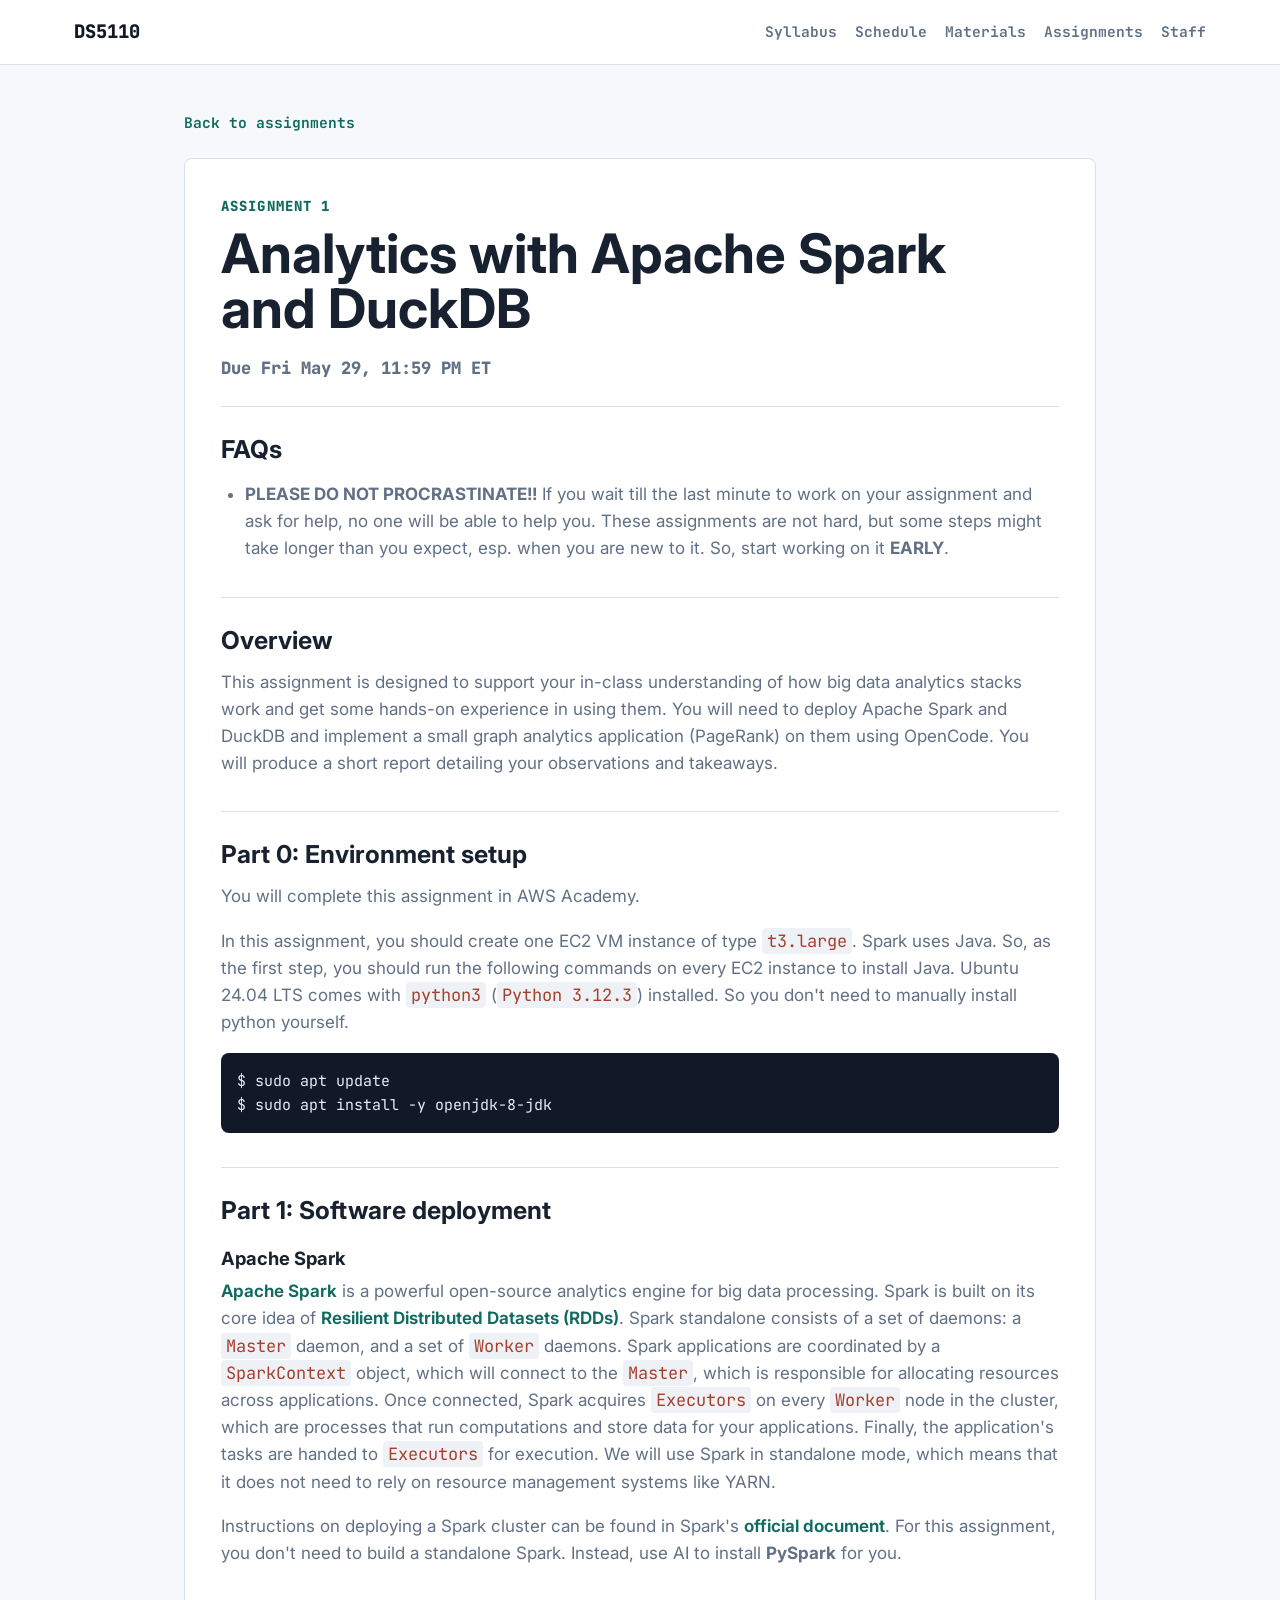
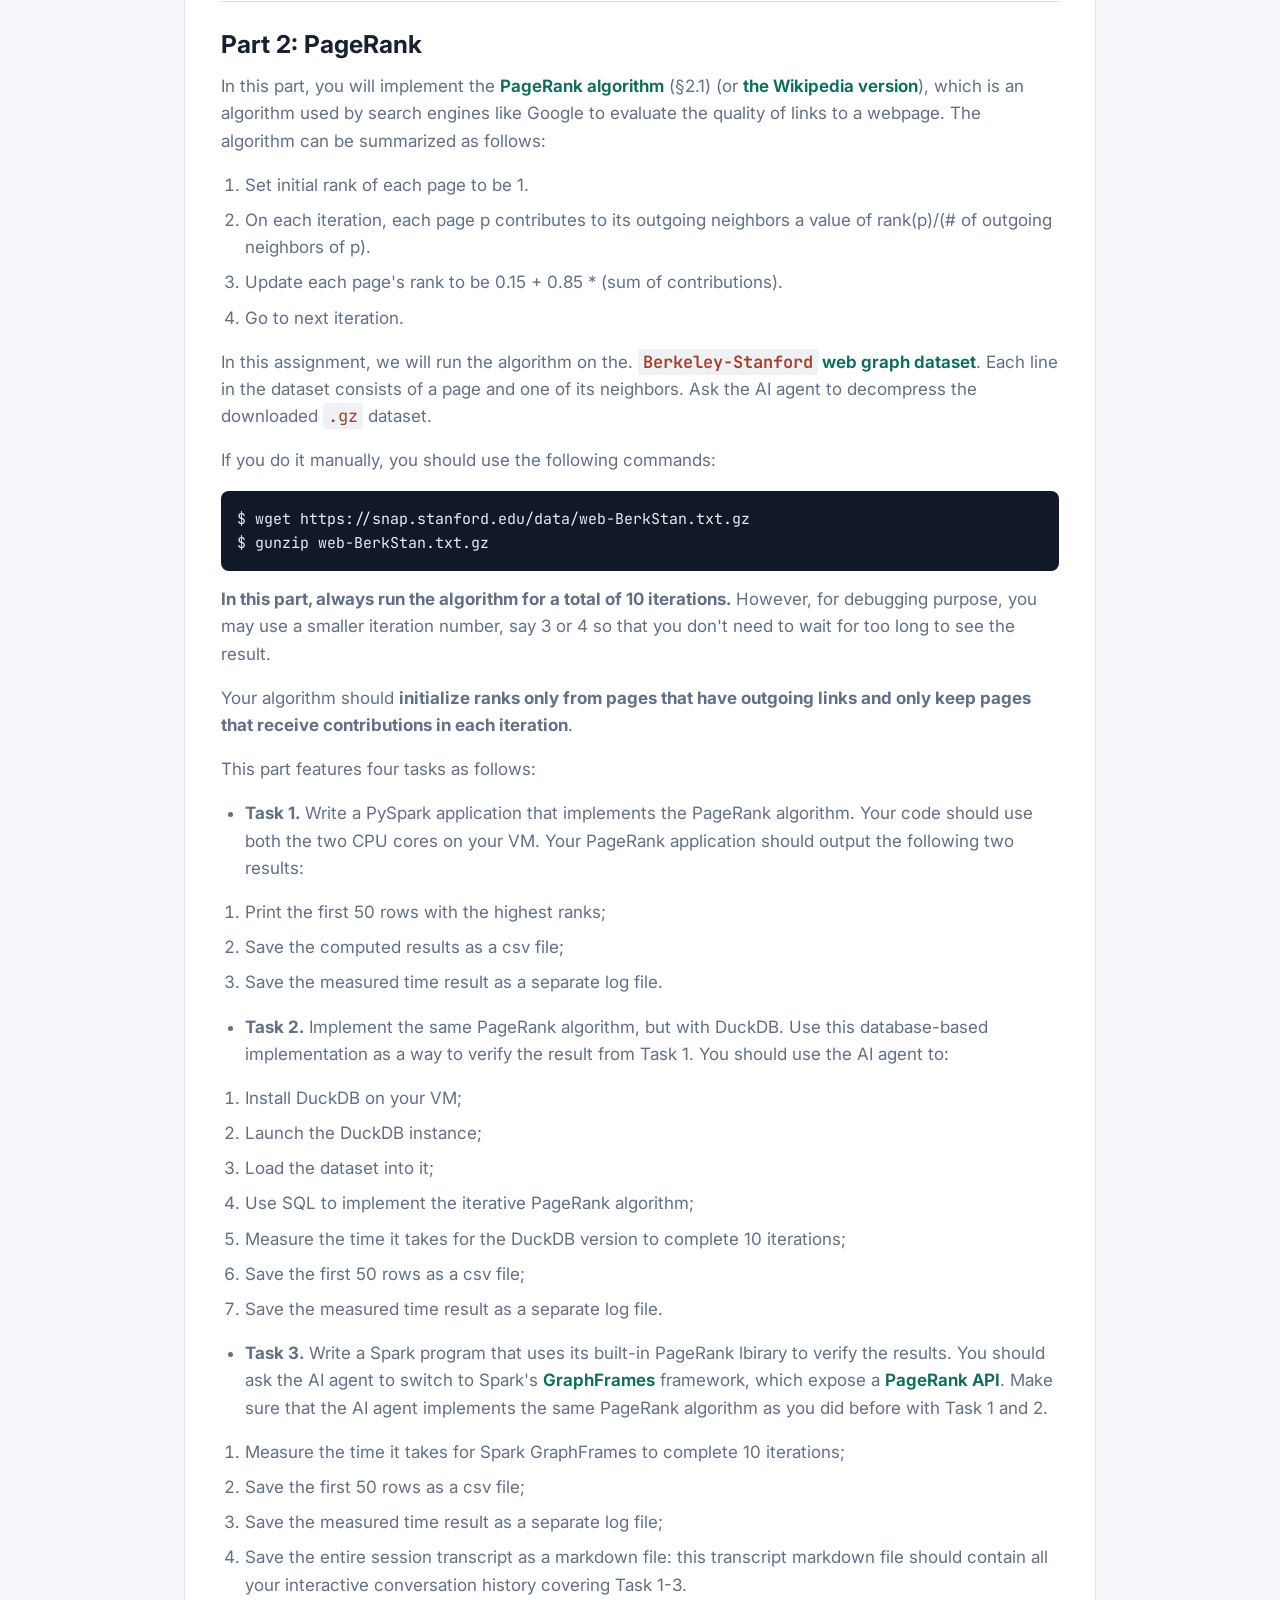
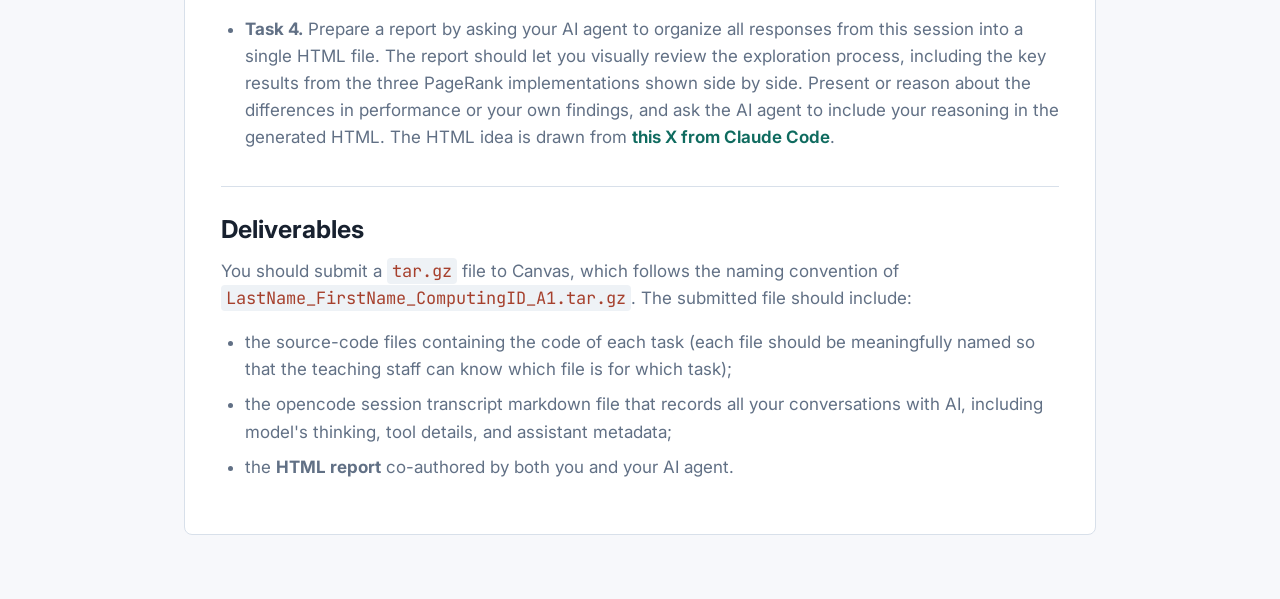
<file: assignments/a1.html>
<!DOCTYPE html>
<html lang="en">
<head>
  <meta charset="UTF-8">
  <meta name="viewport" content="width=device-width, initial-scale=1.0">
  <title>Assignment 1 | DS5110 Summer 2026</title>
  <link rel="icon" href="../assets/images/uva.ico" type="image/x-icon">
  <link rel="preconnect" href="https://fonts.googleapis.com">
  <link rel="preconnect" href="https://fonts.gstatic.com" crossorigin>
  <link href="https://fonts.googleapis.com/css2?family=JetBrains+Mono:wght@400;500;600;700&family=Inter:wght@400;500;600;700;800&display=swap" rel="stylesheet">
  <link rel="stylesheet" href="../style.css?v=20260428-3">
</head>
<body class="doc-page">
  <nav class="nav">
    <div class="nav-inner">
      <a href="../index.html#home" class="nav-logo">DS5110</a>
      <div class="nav-links" aria-label="Course sections">
        <a href="../index.html#syllabus">Syllabus</a>
        <a href="../index.html#schedule">Schedule</a>
        <a href="../index.html#materials">Materials</a>
        <a href="../index.html#assignments">Assignments</a>
        <a href="../index.html#staff">Staff</a>
      </div>
    </div>
  </nav>

  <main class="doc-shell">
    <a class="doc-back" href="../index.html#assignments">Back to assignments</a>

    <article class="assignment-doc">
      <header>
        <p class="assignment-kicker">Assignment 1</p>
        <h1>Analytics with Apache Spark and DuckDB</h1>
        <p class="assignment-due">Due Fri May 29, 11:59 PM ET</p>
      </header>

<section>
<h2 id="faqs">FAQs</h2>
<ul>
<li><strong>PLEASE DO NOT PROCRASTINATE!!</strong> If you wait till the last minute to work on your assignment and ask for help, no one will be able to help you. These assignments are not hard, but some steps might take longer than you expect, esp. when you are new to it. So, start working on it <strong>EARLY</strong>.</li>
</ul>
</section>
<section>
<h2 id="overview">Overview</h2>
<p>This assignment is designed to support your in-class understanding of how big data analytics stacks work and get some hands-on experience in using them. You will need to deploy Apache Spark and DuckDB and implement a small graph analytics application (PageRank) on them using OpenCode. You will produce a short report detailing your observations and takeaways.</p>
</section>
<section>
<h2 id="part-0-environment-setup">Part 0: Environment setup</h2>
<p>You will complete this assignment in AWS Academy.</p>
<p>In this assignment, you should create one EC2 VM instance of type <code>t3.large</code>.  Spark uses Java. So, as the first step, you should run the following commands on every EC2 instance to install Java. Ubuntu 24.04 LTS comes with <code>python3</code> (<code>Python 3.12.3</code>) installed. So you don&#x27;t need to manually install python yourself.</p>
<pre><code class="language-bash">$ sudo apt update
$ sudo apt install -y openjdk-8-jdk</code></pre>
</section>
<section>
<h2 id="part-1-software-deployment">Part 1: Software deployment</h2>
<h3 id="apache-spark">Apache Spark</h3>
<p><a href="https://spark.apache.org/docs/latest/index.html" target="_blank" rel="noreferrer">Apache Spark</a> is a powerful open-source analytics engine for big data processing. Spark is built on its core idea of <a href="https://www.usenix.org/system/files/conference/nsdi12/nsdi12-final138.pdf" target="_blank" rel="noreferrer">Resilient Distributed Datasets (RDDs)</a>. Spark standalone consists of a set of daemons: a <code>Master</code> daemon, and a set of <code>Worker</code> daemons. Spark applications are coordinated by a <code>SparkContext</code> object, which will connect to the <code>Master</code>, which is responsible for allocating resources across applications. Once connected, Spark acquires <code>Executors</code> on every <code>Worker</code> node in the cluster, which are processes that run computations and store data for your applications. Finally, the application&#x27;s tasks are handed to <code>Executors</code> for execution. We will use Spark in standalone mode, which means that it does not need to rely on resource management systems like YARN.</p>
<p>Instructions on deploying a Spark cluster can be found in Spark&#x27;s <a href="https://spark.apache.org/docs/latest/spark-standalone.html" target="_blank" rel="noreferrer">official document</a>. For this assignment, you don&#x27;t need to build a standalone Spark. Instead, use AI to install <strong>PySpark</strong> for you.</p>
</section>
<section>
<h2 id="part-2-pagerank">Part 2: PageRank</h2>
<p>In this part, you will implement the <a href="http://infolab.stanford.edu/~backrub/google.html" target="_blank" rel="noreferrer">PageRank algorithm</a> (§2.1) (or <a href="https://en.wikipedia.org/wiki/PageRank#Simplified_algorithm" target="_blank" rel="noreferrer">the Wikipedia version</a>), which is an algorithm used by search engines like Google to evaluate the quality of links to a webpage. The algorithm can be summarized as follows:</p>
<ol>
<li>Set initial rank of each page to be 1.</li>
<li>On each iteration, each page p contributes to its outgoing neighbors a value of rank(p)/(# of outgoing neighbors of p).</li>
<li>Update each page&#x27;s rank to be 0.15 + 0.85 * (sum of contributions).</li>
<li>Go to next iteration.</li>
</ol>
<p>In this assignment, we will run the algorithm on the. <a href="https://snap.stanford.edu/data/web-BerkStan.html" target="_blank" rel="noreferrer"><code>Berkeley-Stanford</code> web graph dataset</a>. Each line in the dataset consists of a page and one of its neighbors. Ask the AI agent to decompress the downloaded <code>.gz</code> dataset.</p>
<p>If you do it manually, you should use the following commands:</p>
<pre><code class="language-sh">$ wget https://snap.stanford.edu/data/web-BerkStan.txt.gz
$ gunzip web-BerkStan.txt.gz</code></pre>
<p><strong>In this part, always run the algorithm for a total of 10 iterations.</strong> However, for debugging purpose, you may use a smaller iteration number, say 3 or 4 so that you don&#x27;t need to wait for too long to see the result.</p>
<p>Your algorithm should <strong>initialize ranks only from pages that have outgoing links and only keep pages that receive contributions in each iteration</strong>.</p>
<p>This part features four tasks as follows:</p>
<ul>
<li><strong>Task 1.</strong> Write a PySpark application that implements the PageRank algorithm. Your code should use both the two CPU cores on your VM. Your PageRank application should output the following two results:</li>
</ul>
<ol>
<li>Print the first 50 rows with the highest ranks;</li>
<li>Save the computed results as a csv file;</li>
<li>Save the measured time result as a separate log file.</li>
</ol>
<ul>
<li><strong>Task 2.</strong> Implement the same PageRank algorithm, but with DuckDB. Use this database-based implementation as a way to verify the result from Task 1. You should use the AI agent to:</li>
</ul>
<ol>
<li>Install DuckDB on your VM;</li>
<li>Launch the DuckDB instance;</li>
<li>Load the dataset into it;</li>
<li>Use SQL to implement the iterative PageRank algorithm;</li>
<li>Measure the time it takes for the DuckDB version to complete 10 iterations;</li>
<li>Save the first 50 rows as a csv file;</li>
<li>Save the measured time result as a separate log file.</li>
</ol>
<ul>
<li><strong>Task 3.</strong> Write a Spark program that uses its built-in PageRank lbirary to verify the results. You should ask the AI agent to switch to Spark&#x27;s <a href="https://graphframes.io/" target="_blank" rel="noreferrer">GraphFrames</a> framework, which expose a <a href="https://graphframes.io/api/python/graphframes.html#graphframes.GraphFrame.pageRank" target="_blank" rel="noreferrer">PageRank API</a>. Make sure that the AI agent implements the same PageRank algorithm as you did before with Task 1 and 2.</li>
</ul>
<ol>
<li>Measure the time it takes for Spark GraphFrames to complete 10 iterations;</li>
<li>Save the first 50 rows as a csv file;</li>
<li>Save the measured time result as a separate log file;</li>
<li>Save the entire session transcript as a markdown file: this transcript markdown file should contain all your interactive conversation history covering Task 1-3.</li>
</ol>
<ul>
<li><strong>Task 4.</strong> Prepare a report by asking your AI agent to organize all responses from this session into a single HTML file. The report should let you visually review the exploration process, including the key results from the three PageRank implementations shown side by side. Present or reason about the differences in performance or your own findings, and ask the AI agent to include your reasoning in the generated HTML. The HTML idea is drawn from <a href="https://x.com/trq212/status/2052809885763747935?s=20" target="_blank" rel="noreferrer">this X from Claude Code</a>.</li>
</ul>
</section>
<section>
<h2 id="deliverables">Deliverables</h2>
<p>You should submit a <code>tar.gz</code> file to Canvas, which follows the naming convention of <code>LastName_FirstName_ComputingID_A1.tar.gz</code>. The submitted file should include:</p>
<ul>
<li>the source-code files containing the code of each task (each file should be meaningfully named so that the teaching staff can know which file is for which task);</li>
<li>the opencode session transcript markdown file that records all your conversations with AI, including model&#x27;s thinking, tool details, and assistant metadata;</li>
<li>the <strong>HTML report</strong> co-authored by both you and your AI agent.</li>
</ul>
</section>
    </article>
  </main>
</body>
</html>
</file>
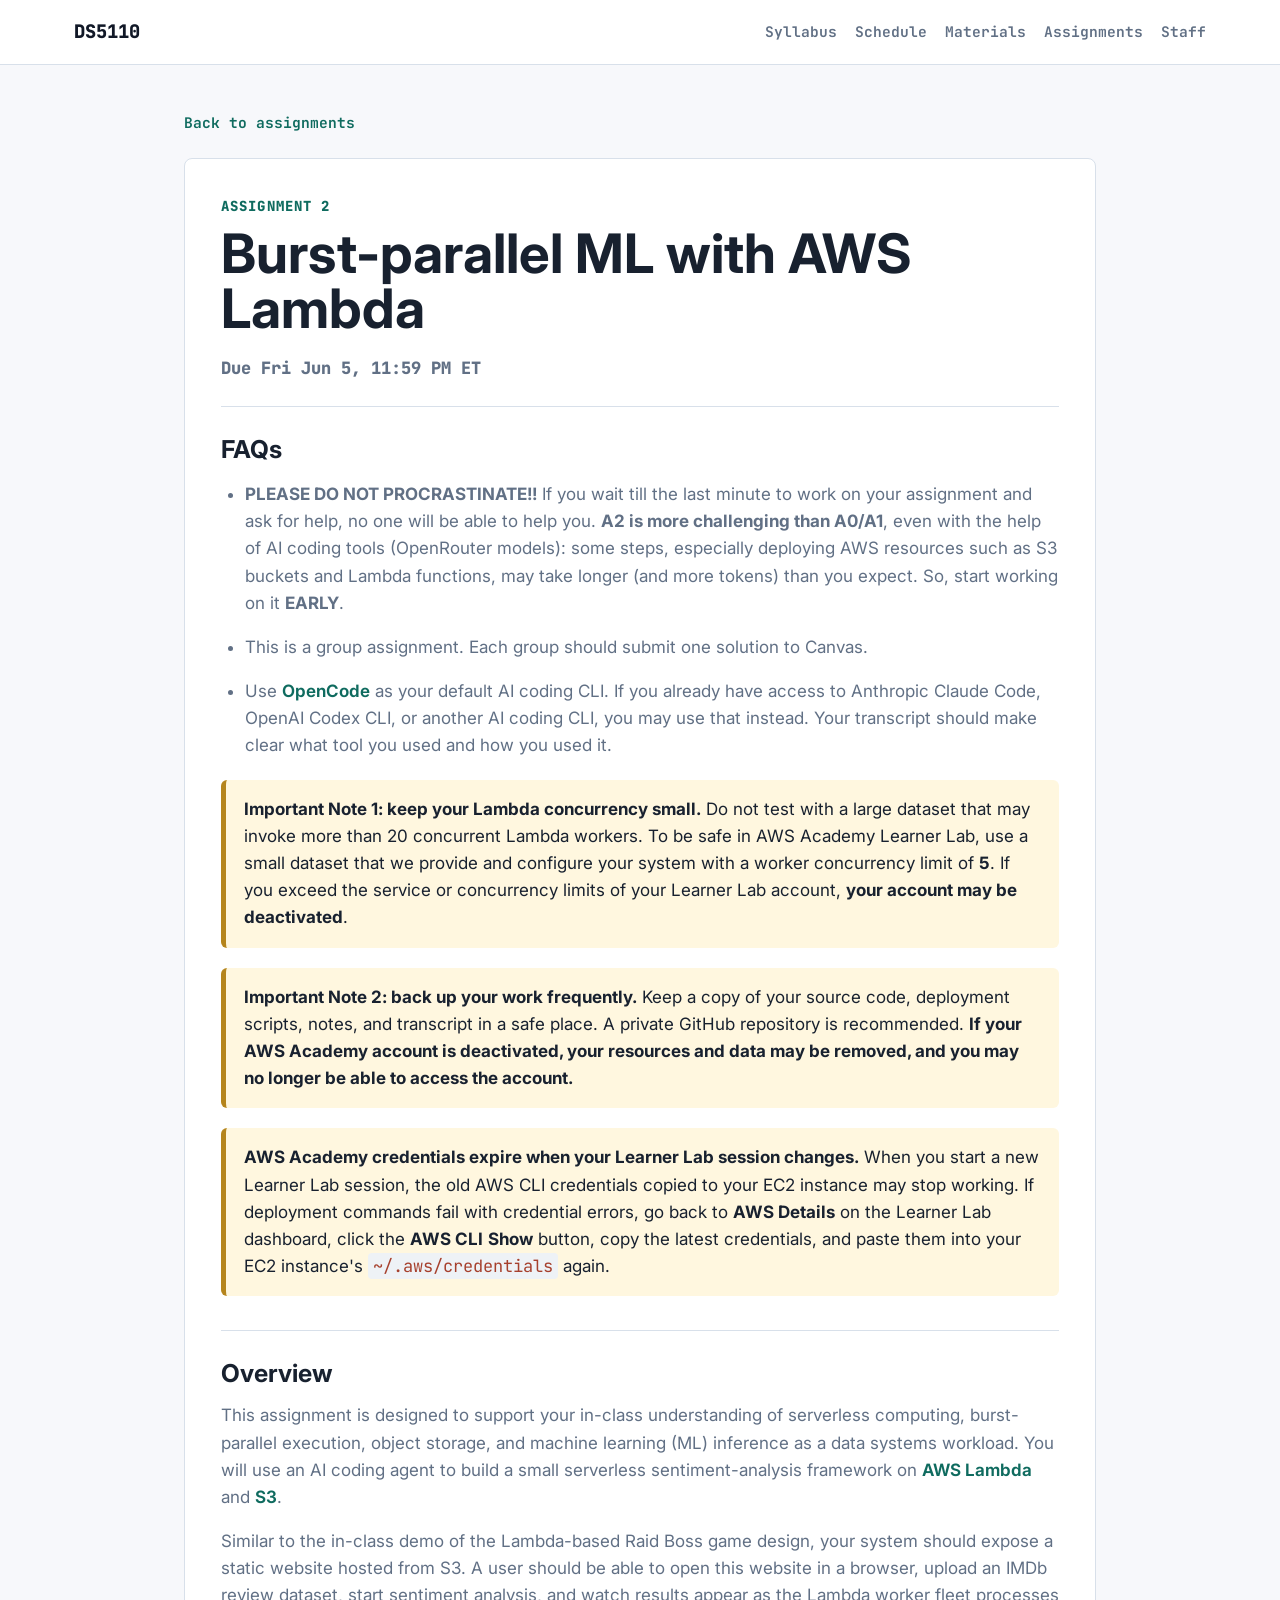
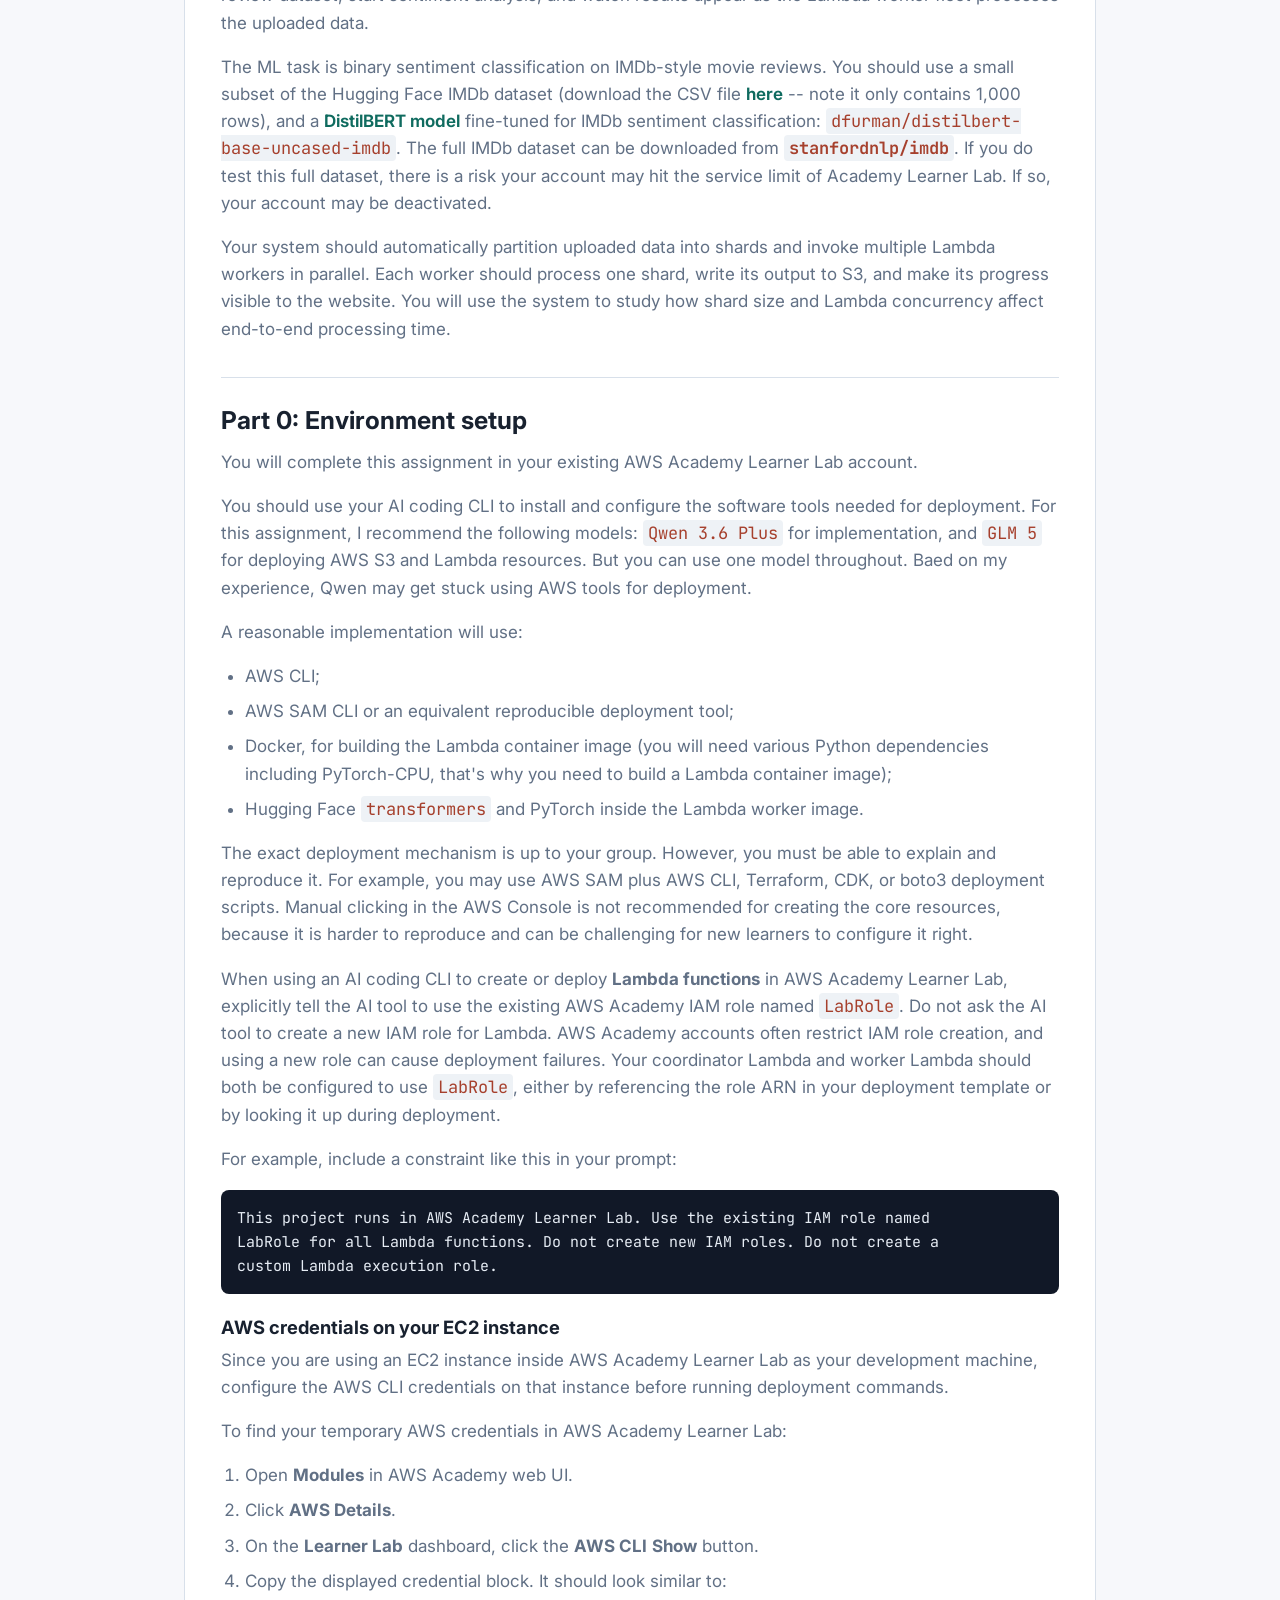
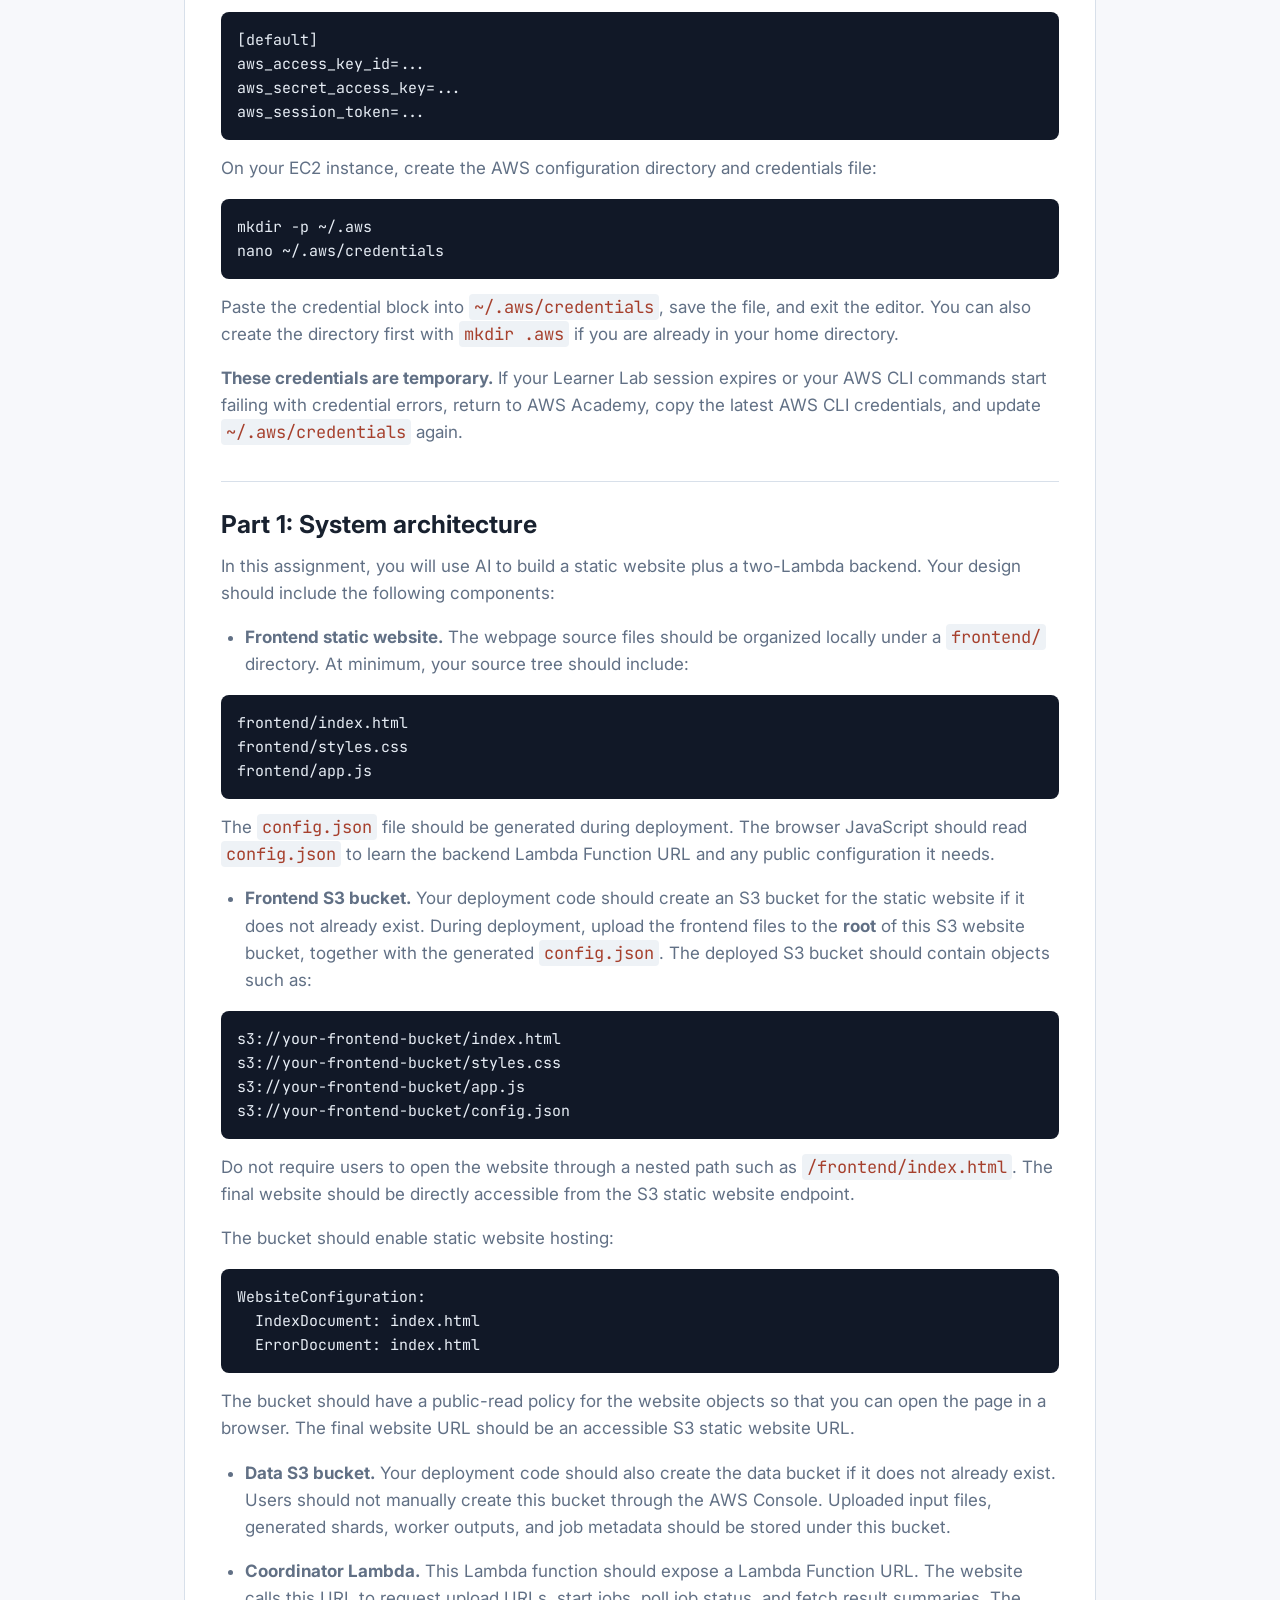
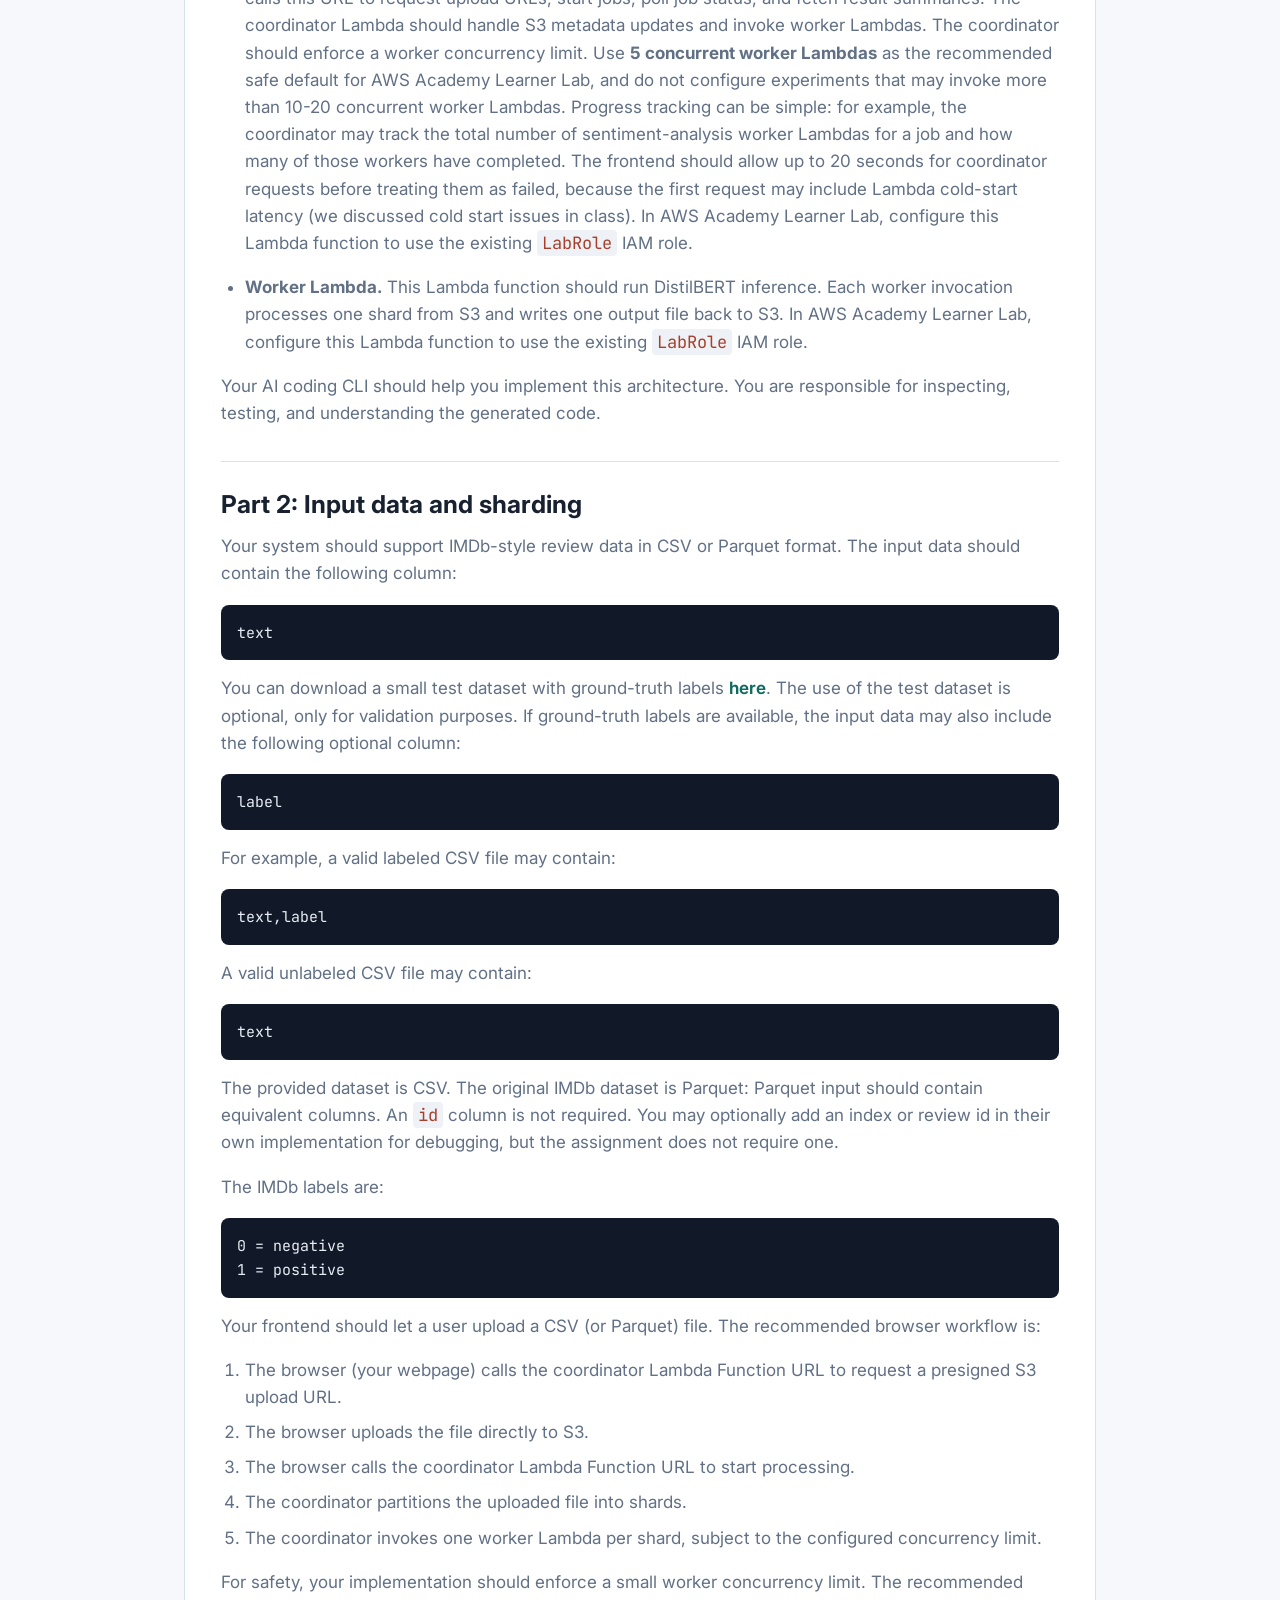
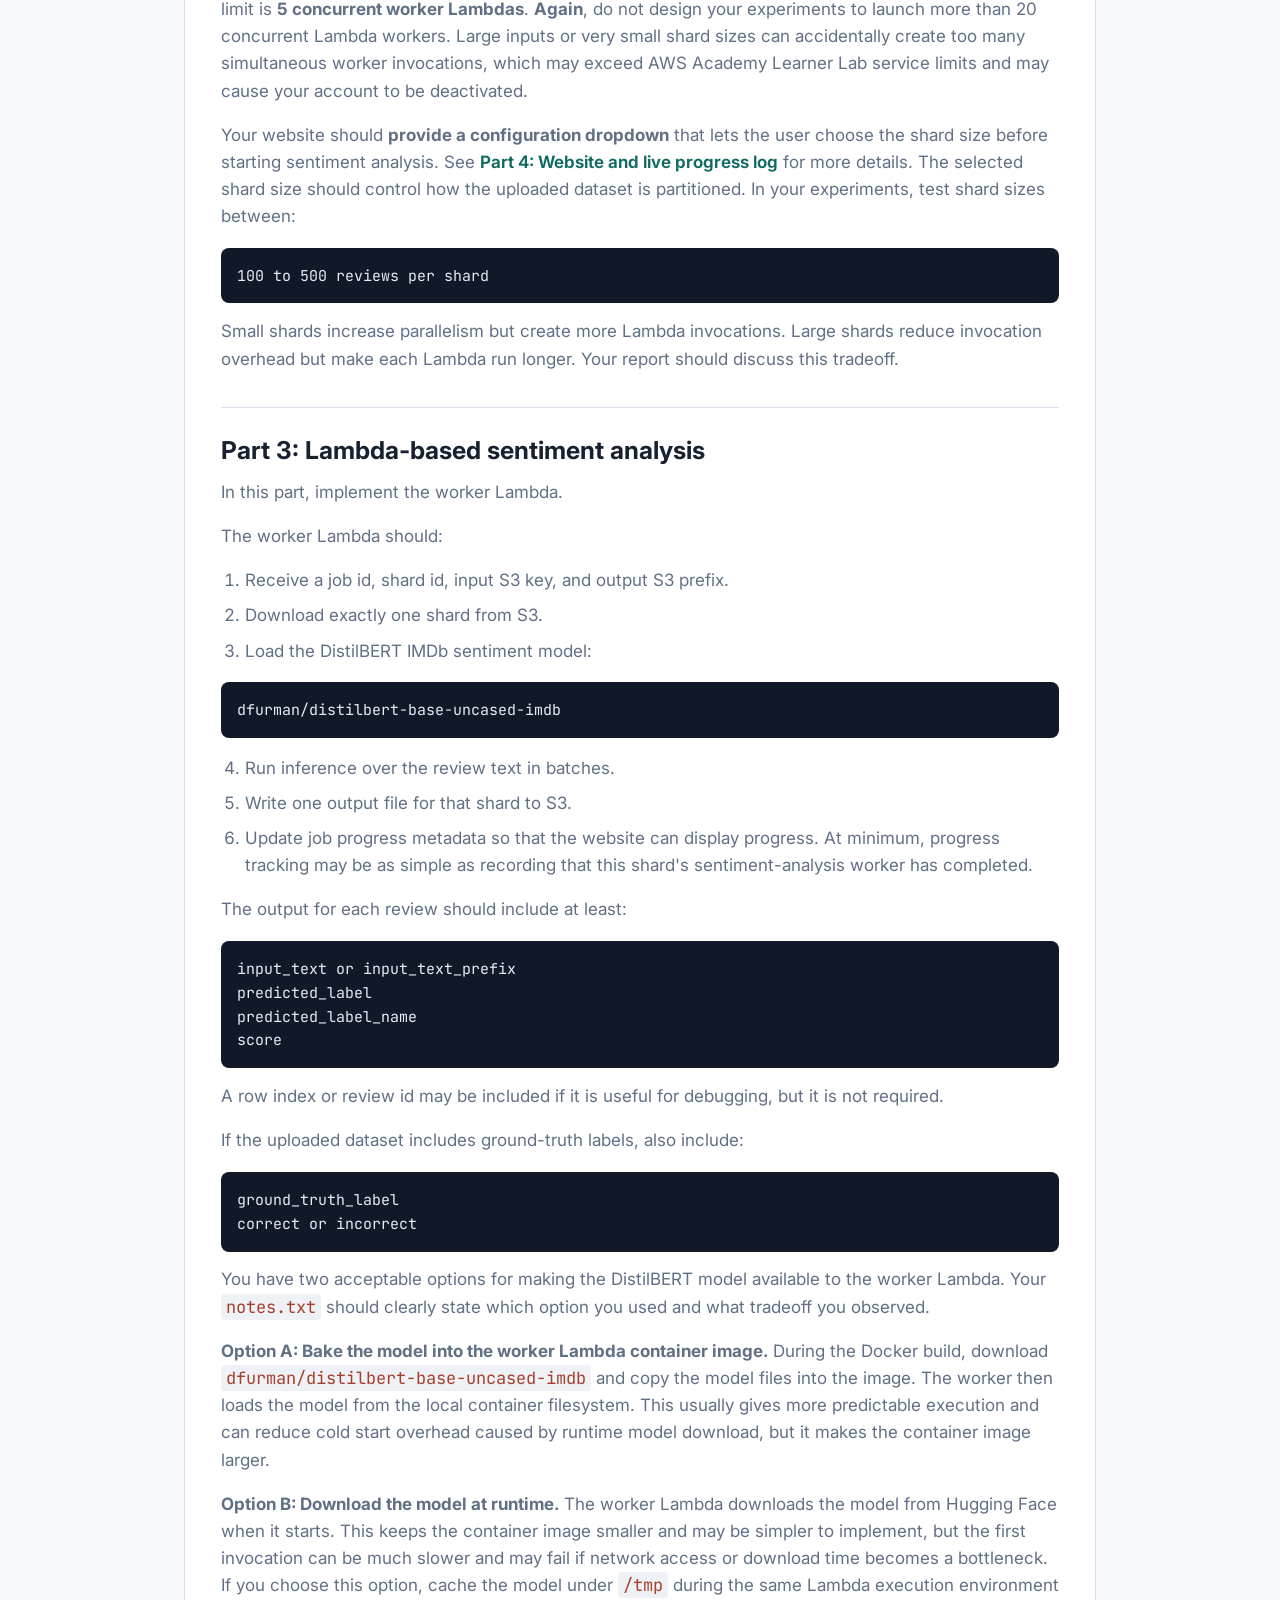
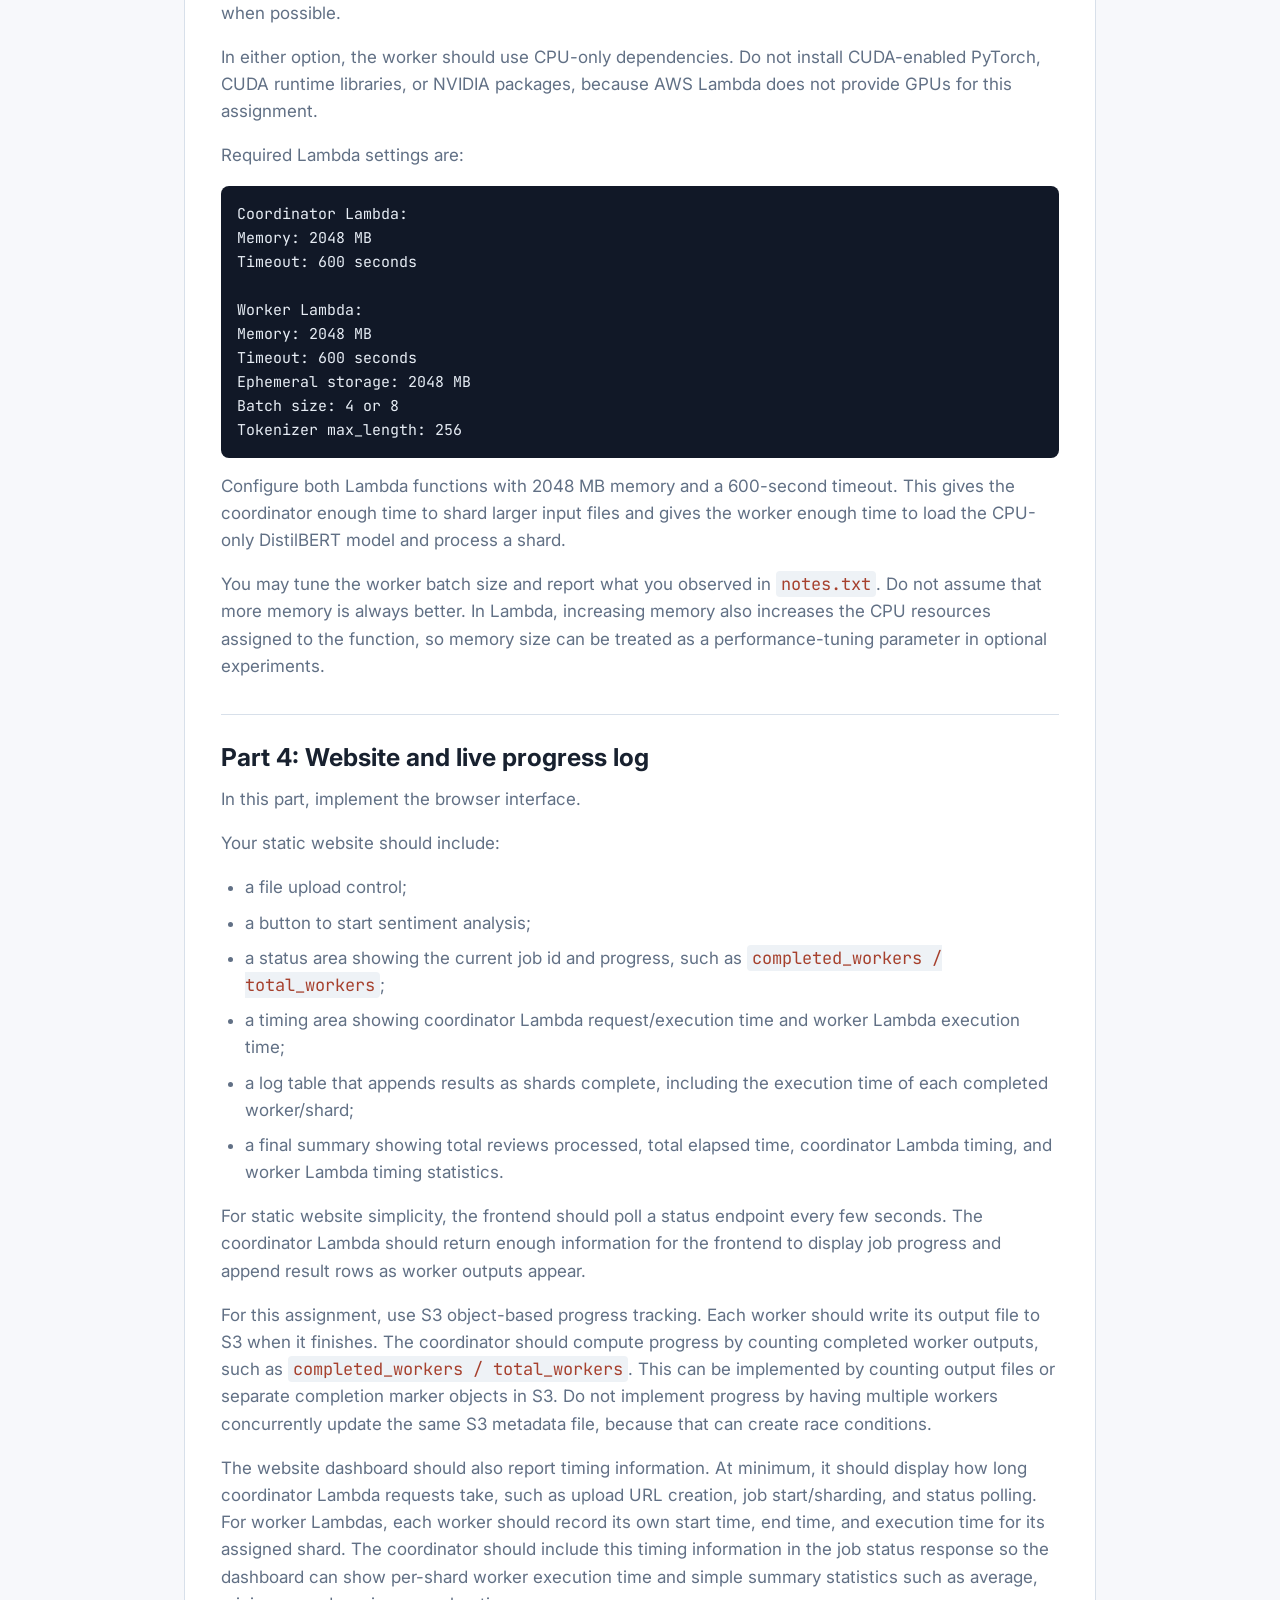
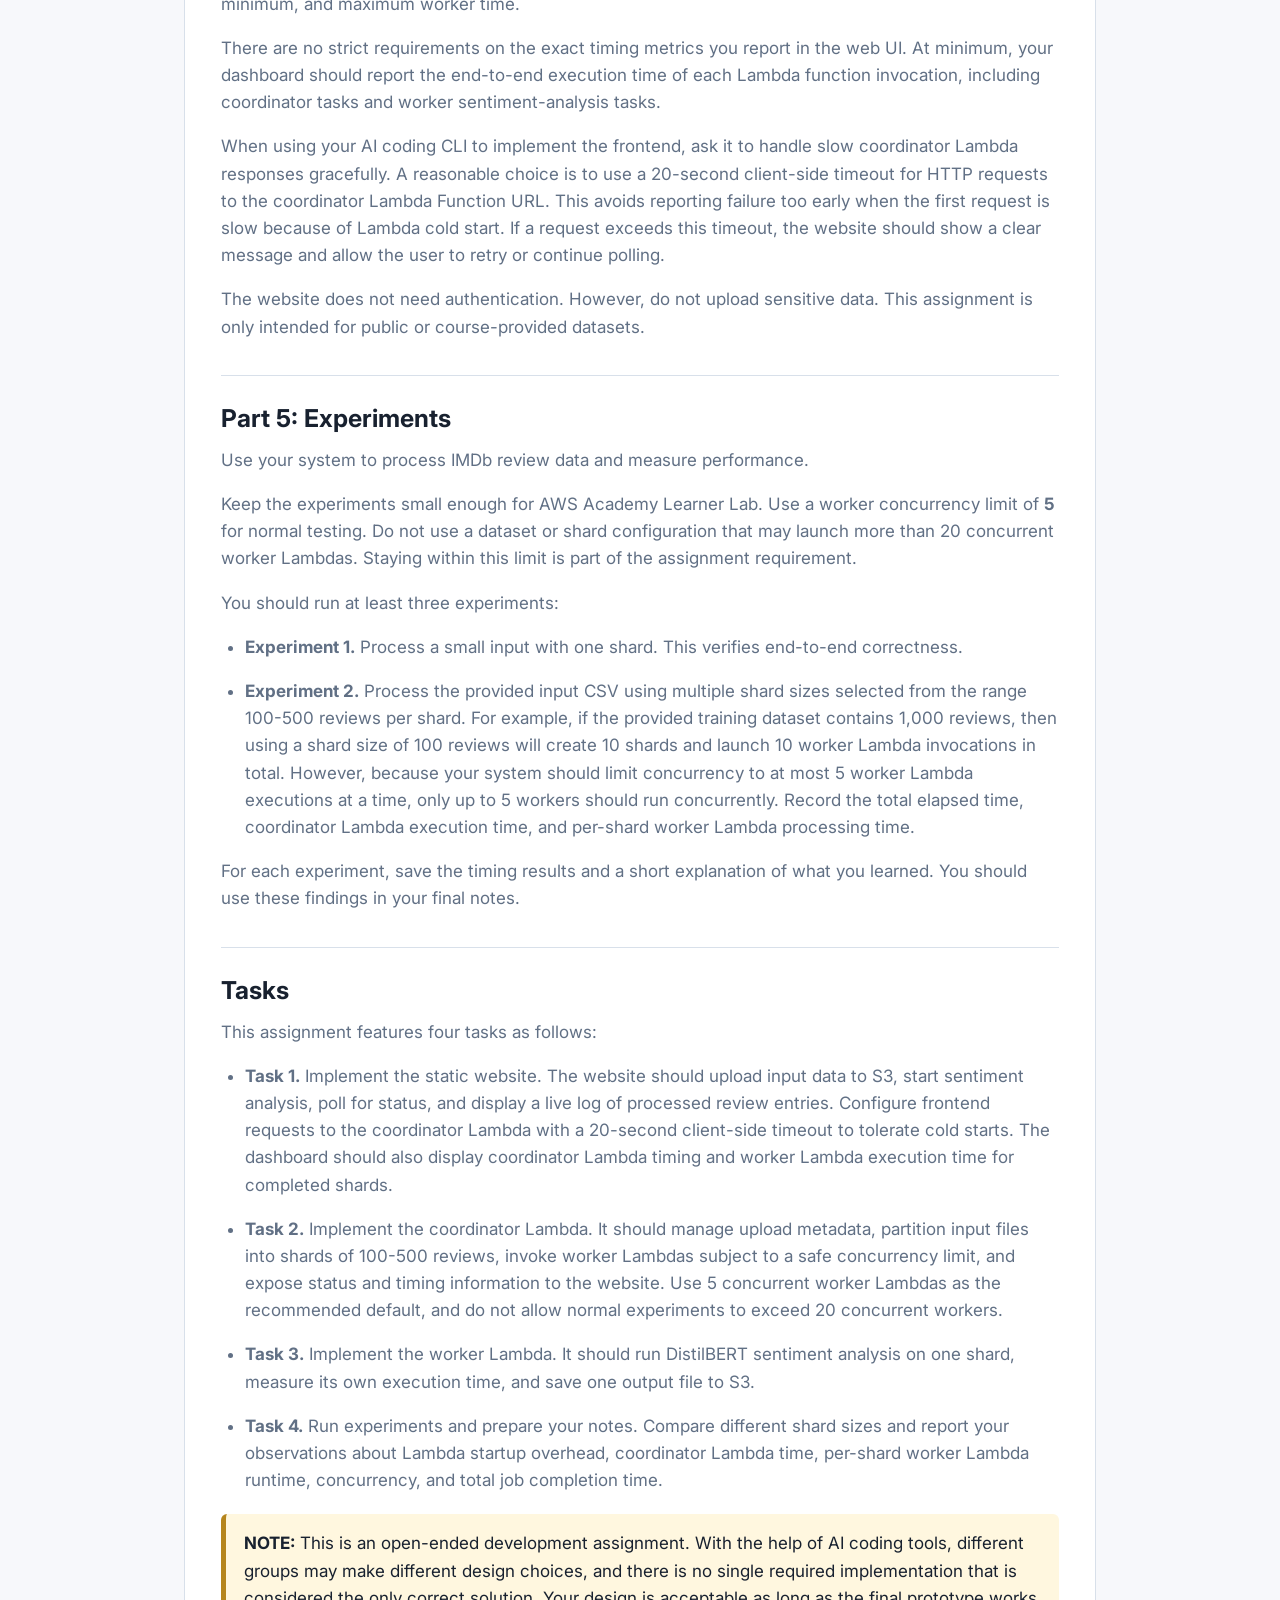
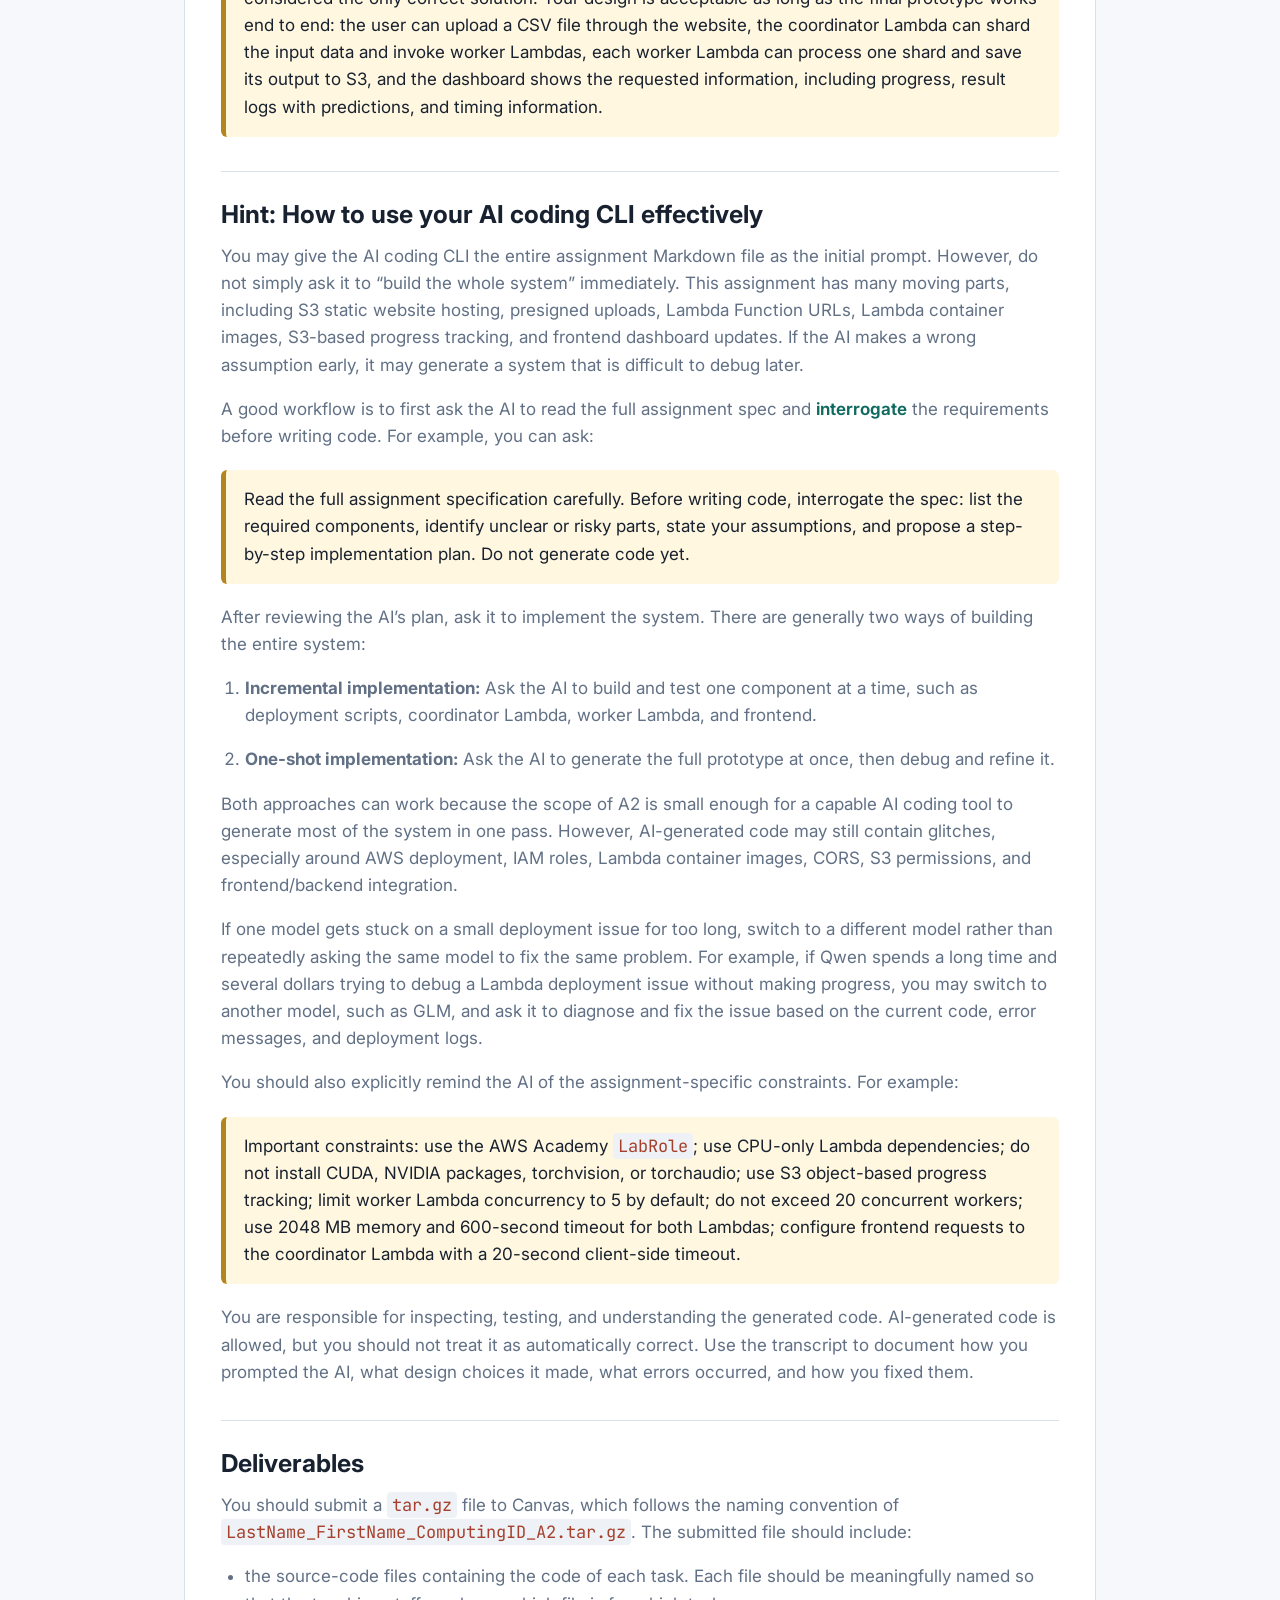
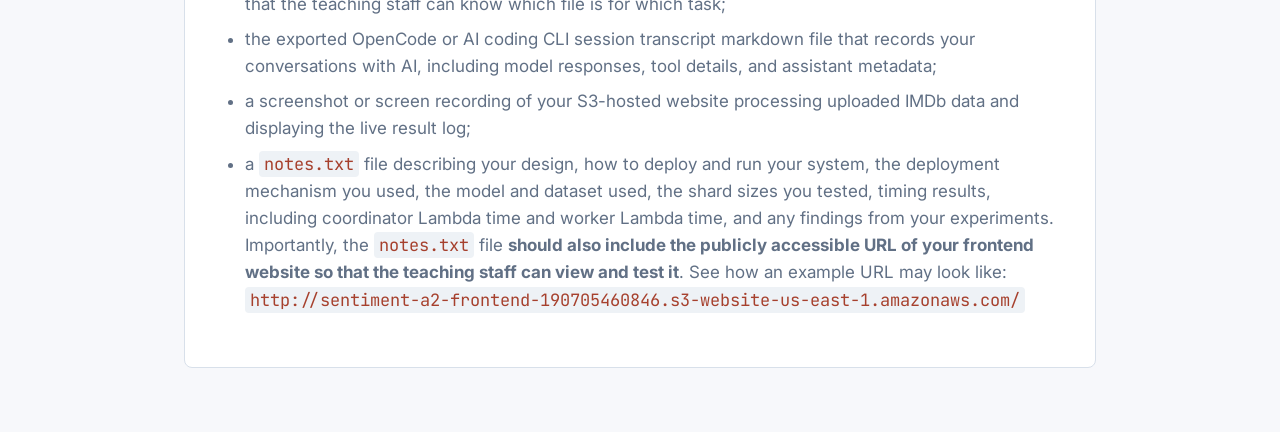
<file: assignments/a2.html>
<!DOCTYPE html>
<html lang="en">
<head>
  <meta charset="UTF-8">
  <meta name="viewport" content="width=device-width, initial-scale=1.0">
  <title>Assignment 2 | DS5110 Summer 2026</title>
  <link rel="icon" href="../assets/images/uva.ico" type="image/x-icon">
  <link rel="preconnect" href="https://fonts.googleapis.com">
  <link rel="preconnect" href="https://fonts.gstatic.com" crossorigin>
  <link href="https://fonts.googleapis.com/css2?family=JetBrains+Mono:wght@400;500;600;700&family=Inter:wght@400;500;600;700;800&display=swap" rel="stylesheet">
  <link rel="stylesheet" href="../style.css?v=20260428-3">
</head>
<body class="doc-page">
  <nav class="nav">
    <div class="nav-inner">
      <a href="../index.html#home" class="nav-logo">DS5110</a>
      <div class="nav-links" aria-label="Course sections">
        <a href="../index.html#syllabus">Syllabus</a>
        <a href="../index.html#schedule">Schedule</a>
        <a href="../index.html#materials">Materials</a>
        <a href="../index.html#assignments">Assignments</a>
        <a href="../index.html#staff">Staff</a>
      </div>
    </div>
  </nav>

  <main class="doc-shell">
    <a class="doc-back" href="../index.html#assignments">Back to assignments</a>

    <article class="assignment-doc">
      <header>
        <p class="assignment-kicker">Assignment 2</p>
        <h1>Burst-parallel ML with AWS Lambda</h1>
        <p class="assignment-due">Due Fri Jun 5, 11:59 PM ET</p>
      </header>

<section>
<h2 id="faqs">FAQs</h2>
<ul>
<li><strong>PLEASE DO NOT PROCRASTINATE!!</strong> If you wait till the last minute to work on your assignment and ask for help, no one will be able to help you. <strong>A2 is more challenging than A0/A1</strong>, even with the help of AI coding tools (OpenRouter models): some steps, especially deploying AWS resources such as S3 buckets and Lambda functions, may take longer (and more tokens) than you expect. So, start working on it <strong>EARLY</strong>.</li>
</ul>
<ul>
<li>This is a group assignment. Each group should submit one solution to Canvas.</li>
</ul>
<ul>
<li>Use <a href="https://opencode.ai/" target="_blank" rel="noreferrer">OpenCode</a> as your default AI coding CLI. If you already have access to Anthropic Claude Code, OpenAI Codex CLI, or another AI coding CLI, you may use that instead. Your transcript should make clear what tool you used and how you used it.</li>
</ul>
<div class="assignment-callout"><strong>Important Note 1: keep your Lambda concurrency small.</strong> Do not test with a large dataset that may invoke more than 20 concurrent Lambda workers. To be safe in AWS Academy Learner Lab, use a small dataset that we provide and configure your system with a worker concurrency limit of <strong>5</strong>. If you exceed the service or concurrency limits of your Learner Lab account, <strong>your account may be deactivated</strong>.</div>
<div class="assignment-callout"><strong>Important Note 2: back up your work frequently.</strong> Keep a copy of your source code, deployment scripts, notes, and transcript in a safe place. A private GitHub repository is recommended. <strong>If your AWS Academy account is deactivated, your resources and data may be removed, and you may no longer be able to access the account.</strong></div>
<div class="assignment-callout"><strong>AWS Academy credentials expire when your Learner Lab session changes.</strong> When you start a new Learner Lab session, the old AWS CLI credentials copied to your EC2 instance may stop working. If deployment commands fail with credential errors, go back to <strong>AWS Details</strong> on the Learner Lab dashboard, click the <strong>AWS CLI</strong> <strong>Show</strong> button, copy the latest credentials, and paste them into your EC2 instance&#x27;s <code>~/.aws/credentials</code> again.</div>
</section>
<section>
<h2 id="overview">Overview</h2>
<p>This assignment is designed to support your in-class understanding of serverless computing, burst-parallel execution, object storage, and machine learning (ML) inference as a data systems workload. You will use an AI coding agent to build a small serverless sentiment-analysis framework on <a href="https://aws.amazon.com/pm/lambda" target="_blank" rel="noreferrer">AWS Lambda</a> and <a href="https://aws.amazon.com/pm/serv-s3" target="_blank" rel="noreferrer">S3</a>.</p>
<p>Similar to the in-class demo of the Lambda-based Raid Boss game design, your system should expose a static website hosted from S3. A user should be able to open this website in a browser, upload an IMDb review dataset, start sentiment analysis, and watch results appear as the Lambda worker fleet processes the uploaded data.</p>
<p>The ML task is binary sentiment classification on IMDb-style movie reviews. You should use a small subset of the Hugging Face IMDb dataset (download the CSV file <a href="https://tddg.github.io/ds5110-summer26/assets/datasets/train_subset_1000.csv" target="_blank" rel="noreferrer">here</a> -- note it only contains 1,000 rows), and a <a href="https://huggingface.co/dfurman/distilbert-base-uncased-imdb" target="_blank" rel="noreferrer">DistilBERT model</a> fine-tuned for IMDb sentiment classification: <code>dfurman/distilbert-base-uncased-imdb</code>. The full IMDb dataset can be downloaded from <a href="https://huggingface.co/datasets/stanfordnlp/imdb" target="_blank" rel="noreferrer"><code>stanfordnlp/imdb</code></a>. If you do test this full dataset, there is a risk your account may hit the service limit of Academy Learner Lab. If so, your account may be deactivated.</p>
<p>Your system should automatically partition uploaded data into shards and invoke multiple Lambda workers in parallel. Each worker should process one shard, write its output to S3, and make its progress visible to the website.  You will use the system to study how shard size and Lambda concurrency affect end-to-end processing time.</p>
</section>
<section>
<h2 id="part-0-environment-setup">Part 0: Environment setup</h2>
<p>You will complete this assignment in your existing AWS Academy Learner Lab account.</p>
<p>You should use your AI coding CLI to install and configure the software tools needed for deployment. For this assignment, I recommend the following models: <code>Qwen 3.6 Plus</code> for implementation, and <code>GLM 5</code> for deploying AWS S3 and Lambda resources. But you can use one model throughout. Baed on my experience, Qwen may get stuck using AWS tools for deployment.</p>
<p>A reasonable implementation will use:</p>
<ul>
<li>AWS CLI;</li>
<li>AWS SAM CLI or an equivalent reproducible deployment tool;</li>
<li>Docker, for building the Lambda container image (you will need various Python dependencies including PyTorch-CPU, that&#x27;s why you need to build a Lambda container image);</li>
<li>Hugging Face <code>transformers</code> and PyTorch inside the Lambda worker image.</li>
</ul>
<p>The exact deployment mechanism is up to your group. However, you must be able to explain and reproduce it. For example, you may use AWS SAM plus AWS CLI, Terraform, CDK, or boto3 deployment scripts. Manual clicking in the AWS Console is not recommended for creating the core resources, because it is harder to reproduce and can be challenging for new learners to configure it right.</p>
<p>When using an AI coding CLI to create or deploy <strong>Lambda functions</strong> in AWS Academy Learner Lab, explicitly tell the AI tool to use the existing AWS Academy IAM role named <code>LabRole</code>. Do not ask the AI tool to create a new IAM role for Lambda. AWS Academy accounts often restrict IAM role creation, and using a new role can cause deployment failures. Your coordinator Lambda and worker Lambda should both be configured to use <code>LabRole</code>, either by referencing the role ARN in your deployment template or by looking it up during deployment.</p>
<p>For example, include a constraint like this in your prompt:</p>
<pre><code class="language-text">This project runs in AWS Academy Learner Lab. Use the existing IAM role named
LabRole for all Lambda functions. Do not create new IAM roles. Do not create a
custom Lambda execution role.</code></pre>
<h3 id="aws-credentials-on-your-ec2-instance">AWS credentials on your EC2 instance</h3>
<p>Since you are using an EC2 instance inside AWS Academy Learner Lab as your development machine, configure the AWS CLI credentials on that instance before running deployment commands.</p>
<p>To find your temporary AWS credentials in AWS Academy Learner Lab:</p>
<ol>
<li>Open <strong>Modules</strong> in AWS Academy web UI.</li>
<li>Click <strong>AWS Details</strong>.</li>
<li>On the <strong>Learner Lab</strong> dashboard, click the <strong>AWS CLI</strong> <strong>Show</strong> button.</li>
<li>Copy the displayed credential block. It should look similar to:</li>
</ol>
<pre><code class="language-ini">[default]
aws_access_key_id=...
aws_secret_access_key=...
aws_session_token=...</code></pre>
<p>On your EC2 instance, create the AWS configuration directory and credentials file:</p>
<pre><code class="language-bash">mkdir -p ~/.aws
nano ~/.aws/credentials</code></pre>
<p>Paste the credential block into <code>~/.aws/credentials</code>, save the file, and exit the editor. You can also create the directory first with <code>mkdir .aws</code> if you are already in your home directory.</p>
<p><strong>These credentials are temporary.</strong> If your Learner Lab session expires or your AWS CLI commands start failing with credential errors, return to AWS Academy, copy the latest AWS CLI credentials, and update <code>~/.aws/credentials</code> again.</p>
</section>
<section>
<h2 id="part-1-system-architecture">Part 1: System architecture</h2>
<p>In this assignment, you will use AI to build a static website plus a two-Lambda backend.  Your design should include the following components:</p>
<ul>
<li><strong>Frontend static website.</strong> The webpage source files should be organized locally under a <code>frontend/</code> directory. At minimum, your source tree should include:</li>
</ul>
<pre><code class="language-text">frontend/index.html
frontend/styles.css
frontend/app.js</code></pre>
<p>The <code>config.json</code> file should be generated during deployment. The browser JavaScript should read <code>config.json</code> to learn the backend Lambda Function URL and any public configuration it needs.</p>
<ul>
<li><strong>Frontend S3 bucket.</strong> Your deployment code should create an S3 bucket for the static website if it does not already exist. During deployment, upload the frontend files to the <strong>root</strong> of this S3 website bucket, together with the generated <code>config.json</code>. The deployed S3 bucket should contain objects such as:</li>
</ul>
<pre><code class="language-text">s3://your-frontend-bucket/index.html
s3://your-frontend-bucket/styles.css
s3://your-frontend-bucket/app.js
s3://your-frontend-bucket/config.json</code></pre>
<p>Do not require users to open the website through a nested path such as <code>/frontend/index.html</code>. The final website should be directly accessible from the S3 static website endpoint.</p>
<p>The bucket should enable static website hosting:</p>
<pre><code class="language-yaml">WebsiteConfiguration:
  IndexDocument: index.html
  ErrorDocument: index.html</code></pre>
<p>The bucket should have a public-read policy for the website objects so that you can open the page in a browser. The final website URL should be an accessible S3 static website URL.</p>
<ul>
<li><strong>Data S3 bucket.</strong> Your deployment code should also create the data bucket if it does not already exist. Users should not manually create this bucket through the AWS Console. Uploaded input files, generated shards, worker outputs, and job metadata should be stored under this bucket.</li>
</ul>
<ul>
<li><strong>Coordinator Lambda.</strong> This Lambda function should expose a Lambda Function URL. The website calls this URL to request upload URLs, start jobs, poll job status, and fetch result summaries. The coordinator Lambda should handle S3 metadata updates and invoke worker Lambdas. The coordinator should enforce a worker concurrency limit. Use <strong>5 concurrent worker Lambdas</strong> as the recommended safe default for AWS Academy Learner Lab, and do not configure experiments that may invoke more than 10-20 concurrent worker Lambdas. Progress tracking can be simple: for example, the coordinator may track the total number of sentiment-analysis worker Lambdas for a job and how many of those workers have completed. The frontend should allow up to 20 seconds for coordinator requests before treating them as failed, because the first request may include Lambda cold-start latency (we discussed cold start issues in class).  In AWS Academy Learner Lab, configure this Lambda function to use the existing <code>LabRole</code> IAM role.</li>
</ul>
<ul>
<li><strong>Worker Lambda.</strong> This Lambda function should run DistilBERT inference. Each worker invocation processes one shard from S3 and writes one output file back to S3. In AWS Academy Learner Lab, configure this Lambda function to use the existing <code>LabRole</code> IAM role.</li>
</ul>
<p>Your AI coding CLI should help you implement this architecture. You are responsible for inspecting, testing, and understanding the generated code.</p>
</section>
<section>
<h2 id="part-2-input-data-and-sharding">Part 2: Input data and sharding</h2>
<p>Your system should support IMDb-style review data in CSV or Parquet format. The input data should contain the following column:</p>
<pre><code class="language-text">text</code></pre>
<p>You can download a small test dataset with ground-truth labels <a href="https://tddg.github.io/ds5110-summer26/assets/datasets/test_subset_1000.csv" target="_blank" rel="noreferrer">here</a>. The use of the test dataset is optional, only for validation purposes. If ground-truth labels are available, the input data may also include the following optional column:</p>
<pre><code class="language-text">label</code></pre>
<p>For example, a valid labeled CSV file may contain:</p>
<pre><code class="language-text">text,label</code></pre>
<p>A valid unlabeled CSV file may contain:</p>
<pre><code class="language-text">text</code></pre>
<p>The provided dataset is CSV. The original IMDb dataset is Parquet: Parquet input should contain equivalent columns. An <code>id</code> column is not required. You may optionally add an index or review id in their own implementation for debugging, but the assignment does not require one.</p>
<p>The IMDb labels are:</p>
<pre><code class="language-text">0 = negative
1 = positive</code></pre>
<p>Your frontend should let a user upload a CSV (or Parquet) file. The recommended browser workflow is:</p>
<ol>
<li>The browser (your webpage) calls the coordinator Lambda Function URL to request a presigned S3 upload URL.</li>
<li>The browser uploads the file directly to S3.</li>
<li>The browser calls the coordinator Lambda Function URL to start processing.</li>
<li>The coordinator partitions the uploaded file into shards.</li>
<li>The coordinator invokes one worker Lambda per shard, subject to the configured concurrency limit.</li>
</ol>
<p>For safety, your implementation should enforce a small worker concurrency limit. The recommended limit is <strong>5 concurrent worker Lambdas</strong>. <strong>Again</strong>, do not design your experiments to launch more than 20 concurrent Lambda workers. Large inputs or very small shard sizes can accidentally create too many simultaneous worker invocations, which may exceed AWS Academy Learner Lab service limits and may cause your account to be deactivated.</p>
<p>Your website should <strong>provide a configuration dropdown</strong> that lets the user choose the shard size before starting sentiment analysis. See <a href="#part-4-website-and-live-progress-log">Part 4: Website and live progress log</a> for more details. The selected shard size should control how the uploaded dataset is partitioned. In your experiments, test shard sizes between:</p>
<pre><code class="language-text">100 to 500 reviews per shard</code></pre>
<p>Small shards increase parallelism but create more Lambda invocations. Large shards reduce invocation overhead but make each Lambda run longer. Your report should discuss this tradeoff.</p>
</section>
<section>
<h2 id="part-3-lambda-based-sentiment-analysis">Part 3: Lambda-based sentiment analysis</h2>
<p>In this part, implement the worker Lambda.</p>
<p>The worker Lambda should:</p>
<ol>
<li>Receive a job id, shard id, input S3 key, and output S3 prefix.</li>
<li>Download exactly one shard from S3.</li>
<li>Load the DistilBERT IMDb sentiment model:</li>
</ol>
<pre><code class="language-text">dfurman/distilbert-base-uncased-imdb</code></pre>
<ol start="4">
<li>Run inference over the review text in batches.</li>
<li>Write one output file for that shard to S3.</li>
<li>Update job progress metadata so that the website can display progress. At minimum, progress tracking may be as simple as recording that this shard&#x27;s sentiment-analysis worker has completed.</li>
</ol>
<p>The output for each review should include at least:</p>
<pre><code class="language-text">input_text or input_text_prefix
predicted_label
predicted_label_name
score</code></pre>
<p>A row index or review id may be included if it is useful for debugging, but it is not required.</p>
<p>If the uploaded dataset includes ground-truth labels, also include:</p>
<pre><code class="language-text">ground_truth_label
correct or incorrect</code></pre>
<p>You have two acceptable options for making the DistilBERT model available to the worker Lambda. Your <code>notes.txt</code> should clearly state which option you used and what tradeoff you observed.</p>
<p><strong>Option A: Bake the model into the worker Lambda container image.</strong> During the Docker build, download <code>dfurman/distilbert-base-uncased-imdb</code> and copy the model files into the image. The worker then loads the model from the local container filesystem. This usually gives more predictable execution and can reduce cold start overhead caused by runtime model download, but it makes the container image larger.</p>
<p><strong>Option B: Download the model at runtime.</strong> The worker Lambda downloads the model from Hugging Face when it starts. This keeps the container image smaller and may be simpler to implement, but the first invocation can be much slower and may fail if network access or download time becomes a bottleneck. If you choose this option, cache the model under <code>/tmp</code> during the same Lambda execution environment when possible.</p>
<p>In either option, the worker should use CPU-only dependencies. Do not install CUDA-enabled PyTorch, CUDA runtime libraries, or NVIDIA packages, because AWS Lambda does not provide GPUs for this assignment.</p>
<p>Required Lambda settings are:</p>
<pre><code class="language-text">Coordinator Lambda:
Memory: 2048 MB
Timeout: 600 seconds

Worker Lambda:
Memory: 2048 MB
Timeout: 600 seconds
Ephemeral storage: 2048 MB
Batch size: 4 or 8
Tokenizer max_length: 256</code></pre>
<p>Configure both Lambda functions with 2048 MB memory and a 600-second timeout.  This gives the coordinator enough time to shard larger input files and gives the worker enough time to load the CPU-only DistilBERT model and process a shard.</p>
<p>You may tune the worker batch size and report what you observed in <code>notes.txt</code>.  Do not assume that more memory is always better. In Lambda, increasing memory also increases the CPU resources assigned to the function, so memory size can be treated as a performance-tuning parameter in optional experiments.</p>
</section>
<section>
<h2 id="part-4-website-and-live-progress-log">Part 4: Website and live progress log</h2>
<p>In this part, implement the browser interface.</p>
<p>Your static website should include:</p>
<ul>
<li>a file upload control;</li>
<li>a button to start sentiment analysis;</li>
<li>a status area showing the current job id and progress, such as <code>completed_workers / total_workers</code>;</li>
<li>a timing area showing coordinator Lambda request/execution time and worker Lambda execution time;</li>
<li>a log table that appends results as shards complete, including the execution time of each completed worker/shard;</li>
<li>a final summary showing total reviews processed, total elapsed time, coordinator Lambda timing, and worker Lambda timing statistics.</li>
</ul>
<p>For static website simplicity, the frontend should poll a status endpoint every few seconds. The coordinator Lambda should return enough information for the frontend to display job progress and append result rows as worker outputs appear.</p>
<p>For this assignment, use S3 object-based progress tracking. Each worker should write its output file to S3 when it finishes. The coordinator should compute progress by counting completed worker outputs, such as <code>completed_workers / total_workers</code>. This can be implemented by counting output files or separate completion marker objects in S3. Do not implement progress by having multiple workers concurrently update the same S3 metadata file, because that can create race conditions.</p>
<p>The website dashboard should also report timing information. At minimum, it should display how long coordinator Lambda requests take, such as upload URL creation, job start/sharding, and status polling. For worker Lambdas, each worker should record its own start time, end time, and execution time for its assigned shard. The coordinator should include this timing information in the job status response so the dashboard can show per-shard worker execution time and simple summary statistics such as average, minimum, and maximum worker time.</p>
<p>There are no strict requirements on the exact timing metrics you report in the web UI. At minimum, your dashboard should report the end-to-end execution time of each Lambda function invocation, including coordinator tasks and worker sentiment-analysis tasks.</p>
<p>When using your AI coding CLI to implement the frontend, ask it to handle slow coordinator Lambda responses gracefully. A reasonable choice is to use a 20-second client-side timeout for HTTP requests to the coordinator Lambda Function URL. This avoids reporting failure too early when the first request is slow because of Lambda cold start. If a request exceeds this timeout, the website should show a clear message and allow the user to retry or continue polling.</p>
<p>The website does not need authentication. However, do not upload sensitive data. This assignment is only intended for public or course-provided datasets.</p>
</section>
<section>
<h2 id="part-5-experiments">Part 5: Experiments</h2>
<p>Use your system to process IMDb review data and measure performance.</p>
<p>Keep the experiments small enough for AWS Academy Learner Lab. Use a worker concurrency limit of <strong>5</strong> for normal testing. Do not use a dataset or shard configuration that may launch more than 20 concurrent worker Lambdas. Staying within this limit is part of the assignment requirement.</p>
<p>You should run at least three experiments:</p>
<ul>
<li><strong>Experiment 1.</strong> Process a small input with one shard. This verifies end-to-end correctness.</li>
</ul>
<ul>
<li><strong>Experiment 2.</strong> Process the provided input CSV using multiple shard sizes selected from the range 100-500 reviews per shard. For example, if the provided training dataset contains 1,000 reviews, then using a shard size of 100 reviews will create 10 shards and launch 10 worker Lambda invocations in total. However, because your system should limit concurrency to at most 5 worker Lambda executions at a time, only up to 5 workers should run concurrently. Record the total elapsed time, coordinator Lambda execution time, and per-shard worker Lambda processing time.</li>
</ul>
<p>For each experiment, save the timing results and a short explanation of what you learned. You should use these findings in your final notes.</p>
</section>
<section>
<h2 id="tasks">Tasks</h2>
<p>This assignment features four tasks as follows:</p>
<ul>
<li><strong>Task 1.</strong> Implement the static website. The website should upload input data to S3, start sentiment analysis, poll for status, and display a live log of processed review entries. Configure frontend requests to the coordinator Lambda with a 20-second client-side timeout to tolerate cold starts. The dashboard should also display coordinator Lambda timing and worker Lambda execution time for completed shards.</li>
</ul>
<ul>
<li><strong>Task 2.</strong> Implement the coordinator Lambda. It should manage upload metadata, partition input files into shards of 100-500 reviews, invoke worker Lambdas subject to a safe concurrency limit, and expose status and timing information to the website. Use 5 concurrent worker Lambdas as the recommended default, and do not allow normal experiments to exceed 20 concurrent workers.</li>
</ul>
<ul>
<li><strong>Task 3.</strong> Implement the worker Lambda. It should run DistilBERT sentiment analysis on one shard, measure its own execution time, and save one output file to S3.</li>
</ul>
<ul>
<li><strong>Task 4.</strong> Run experiments and prepare your notes. Compare different shard sizes and report your observations about Lambda startup overhead, coordinator Lambda time, per-shard worker Lambda runtime, concurrency, and total job completion time.</li>
</ul>
<div class="assignment-callout"><strong>NOTE:</strong> This is an open-ended development assignment. With the help of AI coding tools, different groups may make different design choices, and there is no single required implementation that is considered the only correct solution. Your design is acceptable as long as the final prototype works end to end: the user can upload a CSV file through the website, the coordinator Lambda can shard the input data and invoke worker Lambdas, each worker Lambda can process one shard and save its output to S3, and the dashboard shows the requested information, including progress, result logs with predictions, and timing information.</div>
</section>
<section>
<h2 id="hint-how-to-use-your-ai-coding-cli-effectively">Hint: How to use your AI coding CLI effectively</h2>
<p>You may give the AI coding CLI the entire assignment Markdown file as the initial prompt. However, do not simply ask it to “build the whole system” immediately. This assignment has many moving parts, including S3 static website hosting, presigned uploads, Lambda Function URLs, Lambda container images, S3-based progress tracking, and frontend dashboard updates. If the AI makes a wrong assumption early, it may generate a system that is difficult to debug later.</p>
<p>A good workflow is to first ask the AI to read the full assignment spec and <a href="https://skillsmp.com/skills/pruett-dotfiles-claude-code-claude-skills-interrogate-skill-md" target="_blank" rel="noreferrer">interrogate</a> the requirements before writing code. For example, you can ask:</p>
<div class="assignment-callout">Read the full assignment specification carefully. Before writing code, interrogate the spec: list the required components, identify unclear or risky parts, state your assumptions, and propose a step-by-step implementation plan. Do not generate code yet.</div>
<p>After reviewing the AI’s plan, ask it to implement the system. There are generally two ways of building the entire system:</p>
<ol>
<li><strong>Incremental implementation:</strong> Ask the AI to build and test one component at a time, such as deployment scripts, coordinator Lambda, worker Lambda, and frontend.</li>
</ol>
<ol start="2">
<li><strong>One-shot implementation:</strong> Ask the AI to generate the full prototype at once, then debug and refine it.</li>
</ol>
<p>Both approaches can work because the scope of A2 is small enough for a capable AI coding tool to generate most of the system in one pass. However, AI-generated code may still contain glitches, especially around AWS deployment, IAM roles, Lambda container images, CORS, S3 permissions, and frontend/backend integration.</p>
<p>If one model gets stuck on a small deployment issue for too long, switch to a different model rather than repeatedly asking the same model to fix the same problem. For example, if Qwen spends a long time and several dollars trying to debug a Lambda deployment issue without making progress, you may switch to another model, such as GLM, and ask it to diagnose and fix the issue based on the current code, error messages, and deployment logs.</p>
<p>You should also explicitly remind the AI of the assignment-specific constraints. For example:</p>
<div class="assignment-callout">Important constraints: use the AWS Academy <code>LabRole</code>; use CPU-only Lambda dependencies; do not install CUDA, NVIDIA packages, torchvision, or torchaudio; use S3 object-based progress tracking; limit worker Lambda concurrency to 5 by default; do not exceed 20 concurrent workers; use 2048 MB memory and 600-second timeout for both Lambdas; configure frontend requests to the coordinator Lambda with a 20-second client-side timeout.</div>
<p>You are responsible for inspecting, testing, and understanding the generated code. AI-generated code is allowed, but you should not treat it as automatically correct. Use the transcript to document how you prompted the AI, what design choices it made, what errors occurred, and how you fixed them.</p>
</section>
<section>
<h2 id="deliverables">Deliverables</h2>
<p>You should submit a <code>tar.gz</code> file to Canvas, which follows the naming convention of <code>LastName_FirstName_ComputingID_A2.tar.gz</code>. The submitted file should include:</p>
<ul>
<li>the source-code files containing the code of each task. Each file should be meaningfully named so that the teaching staff can know which file is for which task;</li>
<li>the exported OpenCode or AI coding CLI session transcript markdown file that records your conversations with AI, including model responses, tool details, and assistant metadata;</li>
<li>a screenshot or screen recording of your S3-hosted website processing uploaded IMDb data and displaying the live result log;</li>
<li>a <code>notes.txt</code> file describing your design, how to deploy and run your system, the deployment mechanism you used, the model and dataset used, the shard sizes you tested, timing results, including coordinator Lambda time and worker Lambda time, and any findings from your experiments. Importantly, the <code>notes.txt</code> file <strong>should also include the publicly accessible URL of your frontend website so that the teaching staff can view and test it</strong>. See how an example URL may look like: <code>http://sentiment-a2-frontend-190705460846.s3-website-us-east-1.amazonaws.com/</code></li>
</ul>
</section>
    </article>
  </main>
</body>
</html>
</file>
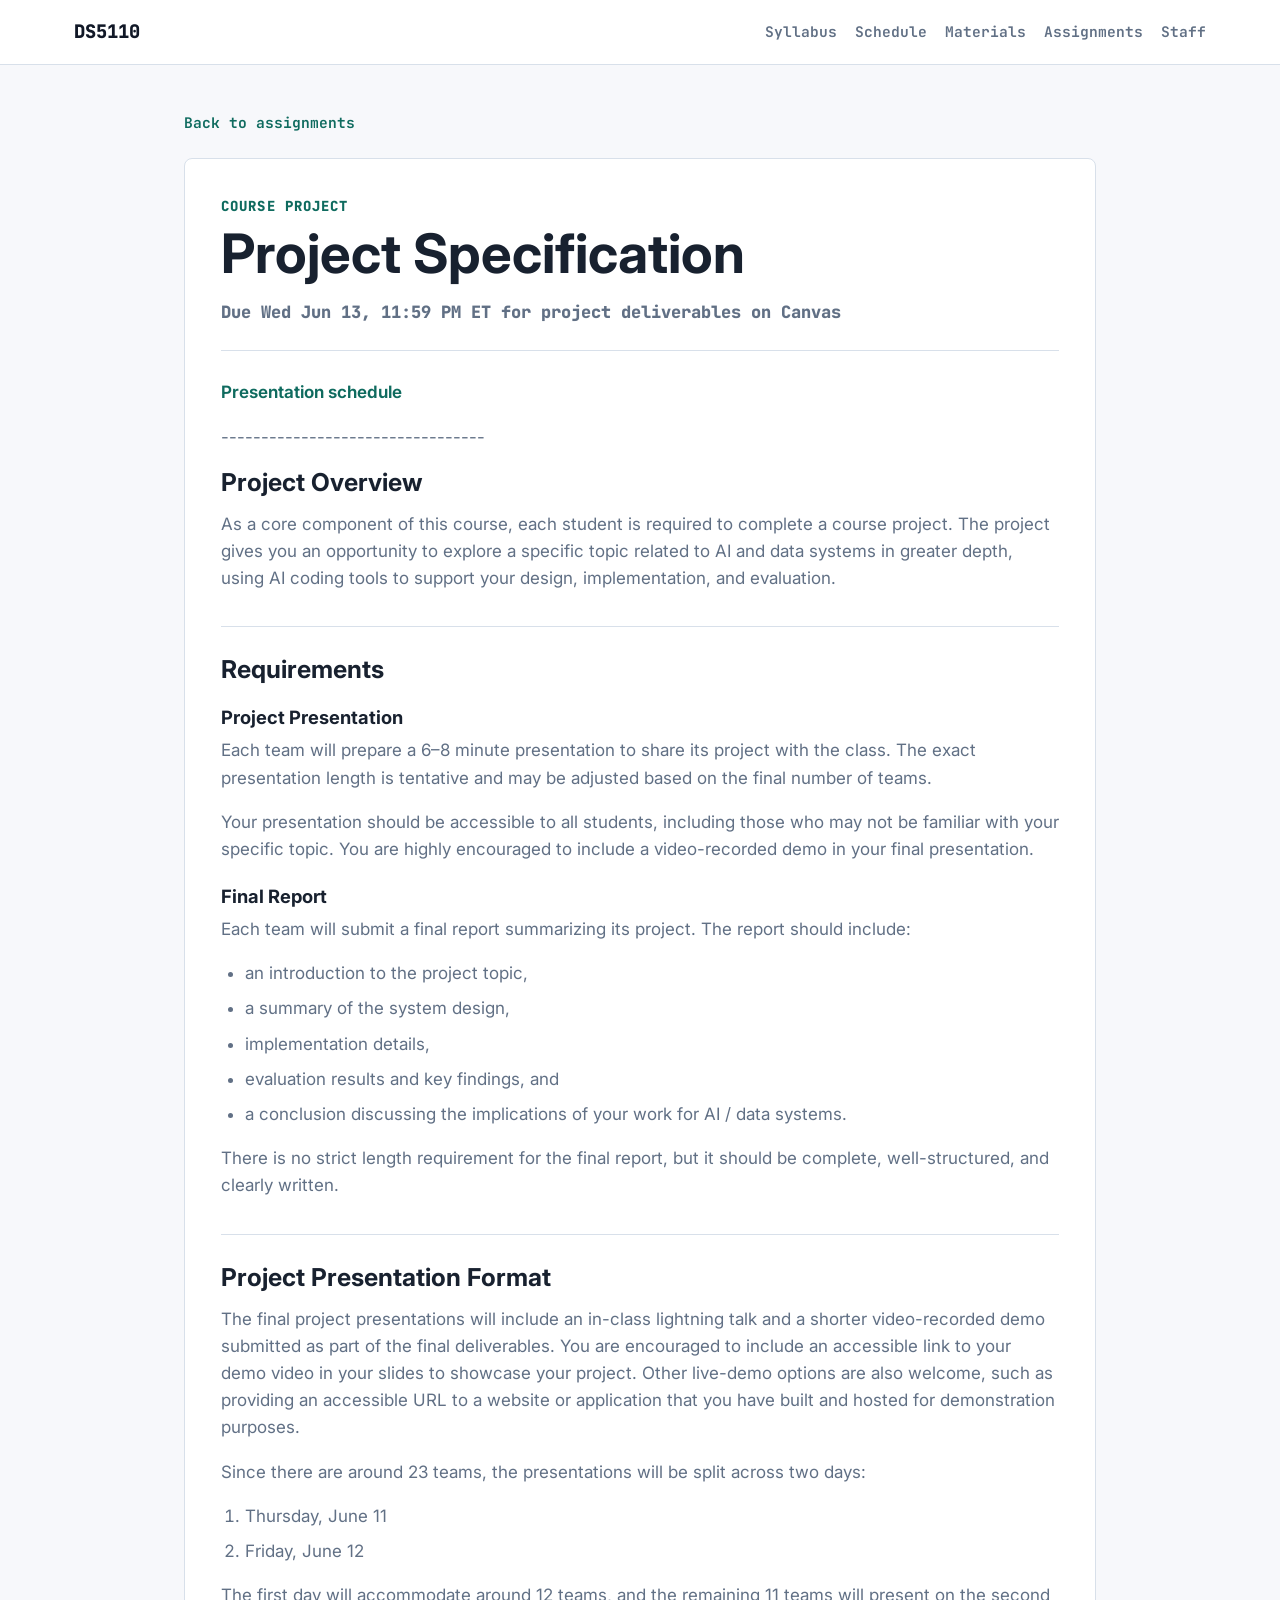
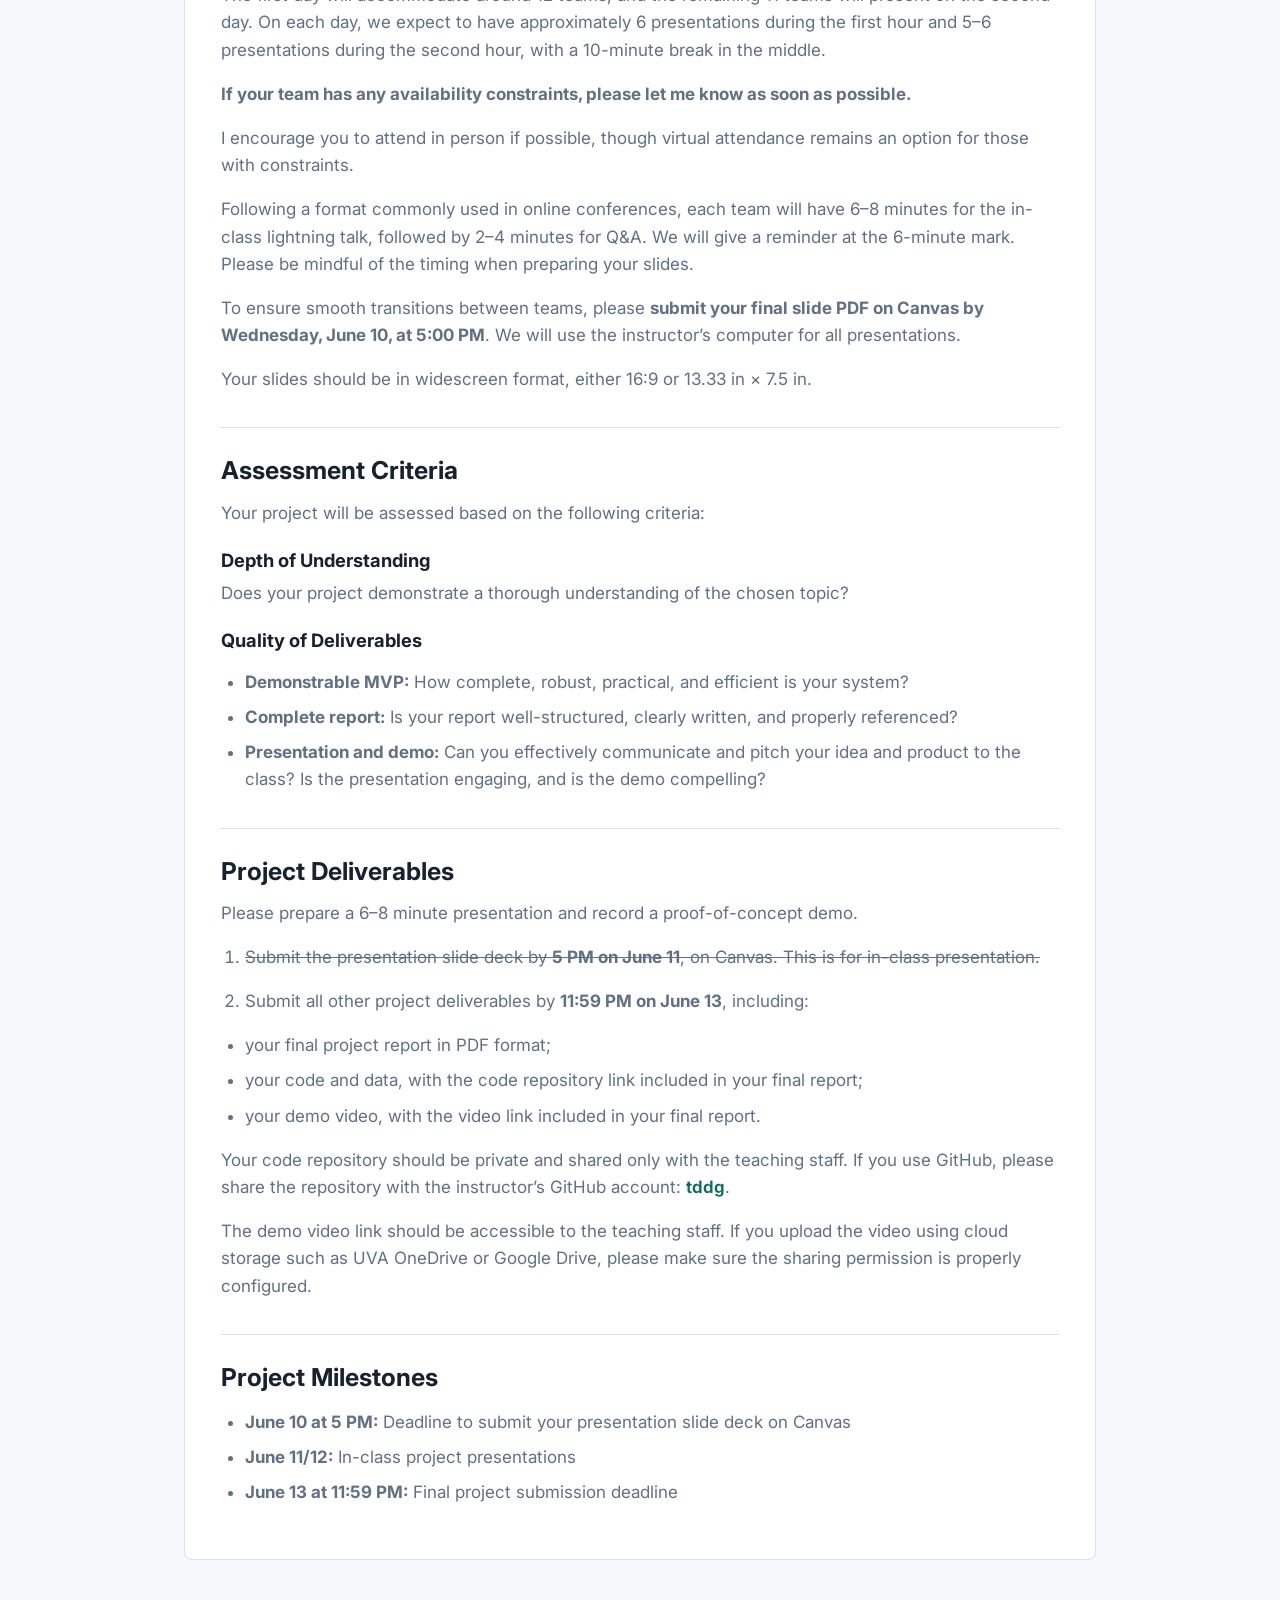
<file: assignments/project.html>
<!DOCTYPE html>
<html lang="en">
<head>
  <meta charset="UTF-8">
  <meta name="viewport" content="width=device-width, initial-scale=1.0">
  <title>Course Project | DS5110 Summer 2026</title>
  <link rel="icon" href="../assets/images/uva.ico" type="image/x-icon">
  <link rel="preconnect" href="https://fonts.googleapis.com">
  <link rel="preconnect" href="https://fonts.gstatic.com" crossorigin>
  <link href="https://fonts.googleapis.com/css2?family=JetBrains+Mono:wght@400;500;600;700&family=Inter:wght@400;500;600;700;800&display=swap" rel="stylesheet">
  <link rel="stylesheet" href="../style.css?v=20260428-3">
</head>
<body class="doc-page">
  <nav class="nav">
    <div class="nav-inner">
      <a href="../index.html#home" class="nav-logo">DS5110</a>
      <div class="nav-links" aria-label="Course sections">
        <a href="../index.html#syllabus">Syllabus</a>
        <a href="../index.html#schedule">Schedule</a>
        <a href="../index.html#materials">Materials</a>
        <a href="../index.html#assignments">Assignments</a>
        <a href="../index.html#staff">Staff</a>
      </div>
    </div>
  </nav>

  <main class="doc-shell">
    <a class="doc-back" href="../index.html#assignments">Back to assignments</a>

    <article class="assignment-doc">
      <header>
        <p class="assignment-kicker">Course Project</p>
        <h1>Project Specification</h1>
        <p class="assignment-due">Due Wed Jun 13, 11:59 PM ET for project deliverables on Canvas</p>
      </header>

<p><a href="https://docs.google.com/spreadsheets/d/1ygP8BkCG1c-3jpowgr-rUsMgYMYr2Q5vkQr01IuO0_8/edit?usp=sharing" target="_blank" rel="noreferrer">Presentation schedule</a></p>
<p>---------------------------------</p>
<section>
<h2 id="project-overview">Project Overview</h2>
<p>As a core component of this course, each student is required to complete a course project. The project gives you an opportunity to explore a specific topic related to AI and data systems in greater depth, using AI coding tools to support your design, implementation, and evaluation.</p>
</section>
<section>
<h2 id="requirements">Requirements</h2>
<h3 id="project-presentation">Project Presentation</h3>
<p>Each team will prepare a 6–8 minute presentation to share its project with the class. The exact presentation length is tentative and may be adjusted based on the final number of teams.</p>
<p>Your presentation should be accessible to all students, including those who may not be familiar with your specific topic. You are highly encouraged to include a video-recorded demo in your final presentation.</p>
<h3 id="final-report">Final Report</h3>
<p>Each team will submit a final report summarizing its project. The report should include:</p>
<ul>
<li>an introduction to the project topic,</li>
<li>a summary of the system design,</li>
<li>implementation details,</li>
<li>evaluation results and key findings, and</li>
<li>a conclusion discussing the implications of your work for AI / data systems.</li>
</ul>
<p>There is no strict length requirement for the final report, but it should be complete, well-structured, and clearly written.</p>
</section>
<section>
<h2 id="project-presentation-format">Project Presentation Format</h2>
<p>The final project presentations will include an in-class lightning talk and a shorter video-recorded demo submitted as part of the final deliverables. You are encouraged to include an accessible link to your demo video in your slides to showcase your project. Other live-demo options are also welcome, such as providing an accessible URL to a website or application that you have built and hosted for demonstration purposes.</p>
<p>Since there are around 23 teams, the presentations will be split across two days:</p>
<ol>
<li>Thursday, June 11</li>
<li>Friday, June 12</li>
</ol>
<p>The first day will accommodate around 12 teams, and the remaining 11 teams will present on the second day. On each day, we expect to have approximately 6 presentations during the first hour and 5–6 presentations during the second hour, with a 10-minute break in the middle.</p>
<p><strong>If your team has any availability constraints, please let me know as soon as possible.</strong></p>
<p>I encourage you to attend in person if possible, though virtual attendance remains an option for those with constraints.</p>
<p>Following a format commonly used in online conferences, each team will have 6–8 minutes for the in-class lightning talk, followed by 2–4 minutes for Q&amp;A. We will give a reminder at the 6-minute mark. Please be mindful of the timing when preparing your slides.</p>
<p>To ensure smooth transitions between teams, please <strong>submit your final slide PDF on Canvas by Wednesday, June 10, at 5:00 PM</strong>. We will use the instructor’s computer for all presentations.</p>
<p>Your slides should be in widescreen format, either 16:9 or 13.33 in × 7.5 in.</p>
</section>
<section>
<h2 id="assessment-criteria">Assessment Criteria</h2>
<p>Your project will be assessed based on the following criteria:</p>
<h3 id="depth-of-understanding">Depth of Understanding</h3>
<p>Does your project demonstrate a thorough understanding of the chosen topic?</p>
<h3 id="quality-of-deliverables">Quality of Deliverables</h3>
<ul>
<li><strong>Demonstrable MVP:</strong> How complete, robust, practical, and efficient is your system?</li>
<li><strong>Complete report:</strong> Is your report well-structured, clearly written, and properly referenced?</li>
<li><strong>Presentation and demo:</strong> Can you effectively communicate and pitch your idea and product to the class? Is the presentation engaging, and is the demo compelling?</li>
</ul>
</section>
<section>
<h2 id="project-deliverables">Project Deliverables</h2>
<p>Please prepare a 6–8 minute presentation and record a proof-of-concept demo.</p>
<ol>
<li><del>Submit the presentation slide deck by <strong>5 PM on June 11</strong>, on Canvas. This is for in-class presentation.</del></li>
</ol>
<ol start="2">
<li>Submit all other project deliverables by <strong>11:59 PM on June 13</strong>, including:</li>
</ol>
<ul>
<li>your final project report in PDF format;</li>
<li>your code and data, with the code repository link included in your final report;</li>
<li>your demo video, with the video link included in your final report.</li>
</ul>
<p>Your code repository should be private and shared only with the teaching staff. If you use GitHub, please share the repository with the instructor’s GitHub account: <a href="https://github.com/tddg" target="_blank" rel="noreferrer">tddg</a>.</p>
<p>The demo video link should be accessible to the teaching staff. If you upload the video using cloud storage such as UVA OneDrive or Google Drive, please make sure the sharing permission is properly configured.</p>
</section>
<section>
<h2 id="project-milestones">Project Milestones</h2>
<ul>
<li><strong>June 10 at 5 PM:</strong> Deadline to submit your presentation slide deck on Canvas</li>
<li><strong>June 11/12:</strong> In-class project presentations</li>
<li><strong>June 13 at 11:59 PM:</strong> Final project submission deadline</li>
</ul>
</section>
    </article>
  </main>
</body>
</html>
</file>
<file: style.css>
*, *::before, *::after { box-sizing: border-box; }

:root {
  --bg: #f7f8fb;
  --surface: #ffffff;
  --surface-2: #eef2f6;
  --ink: #18212f;
  --muted: #617085;
  --line: #d8e0ea;
  --accent: #0f6b5f;
  --accent-2: #a6402d;
  --gold: #b5851d;
  --nav: #111827;
  --font-sans: "Inter", -apple-system, BlinkMacSystemFont, "Segoe UI", sans-serif;
  --font-mono: "JetBrains Mono", "SFMono-Regular", Consolas, monospace;
  --max-w: 1180px;
}

html {
  scroll-behavior: smooth;
  background: var(--bg);
  color: var(--ink);
  font-family: var(--font-sans);
  font-size: 17px;
  line-height: 1.6;
}

body {
  margin: 0;
  background: var(--bg);
}

a {
  color: var(--accent);
  font-weight: 650;
  text-decoration: none;
}

a:hover { text-decoration: underline; }

.nav {
  position: sticky;
  top: 0;
  z-index: 20;
  background: rgba(255, 255, 255, .94);
  border-bottom: 1px solid var(--line);
  backdrop-filter: blur(12px);
}

.nav-inner {
  max-width: var(--max-w);
  min-height: 64px;
  margin: 0 auto;
  padding: 0 24px;
  display: flex;
  align-items: center;
  justify-content: space-between;
  gap: 24px;
}

.nav-logo {
  color: var(--nav);
  font-family: var(--font-mono);
  font-size: 1.1rem;
  font-weight: 800;
  letter-spacing: 0;
}

.nav-links {
  display: flex;
  align-items: center;
  gap: 18px;
  font-family: var(--font-mono);
  font-size: .86rem;
  white-space: nowrap;
}

.nav-links a { color: var(--muted); }
.nav-links a:hover { color: var(--ink); }

.hero {
  background: var(--nav);
  color: #fff;
  border-bottom: 5px solid var(--accent);
}

.hero-content {
  max-width: var(--max-w);
  margin: 0 auto;
  padding: 72px 24px 42px;
}

.term,
.eyebrow {
  margin: 0 0 10px;
  color: var(--accent);
  font-family: var(--font-mono);
  font-size: .82rem;
  font-weight: 800;
  letter-spacing: .08em;
  text-transform: uppercase;
}

.hero .term { color: #7dd3c7; }

h1, h2, h3, p { margin-top: 0; }

h1 {
  max-width: 820px;
  margin-bottom: 18px;
  font-size: clamp(2.4rem, 7vw, 4.8rem);
  line-height: 1.02;
  letter-spacing: 0;
}

h2 {
  margin-bottom: 14px;
  font-size: 2rem;
  line-height: 1.18;
  letter-spacing: 0;
}

h3 {
  margin-bottom: 8px;
  font-size: 1.08rem;
  line-height: 1.25;
}

.hero-copy {
  max-width: 760px;
  color: #d3dae5;
  font-size: 1.18rem;
}

.hero-meta {
  display: grid;
  grid-template-columns: repeat(4, minmax(0, 1fr));
  gap: 18px;
  margin-top: 34px;
}

.meta-card {
  min-height: 96px;
  padding: 16px;
  background: rgba(255, 255, 255, .08);
  border: 1px solid rgba(255, 255, 255, .14);
  border-radius: 8px;
}

.meta-label {
  display: block;
  margin-bottom: 8px;
  color: #aab6c7;
  font-family: var(--font-mono);
  font-size: .72rem;
  text-transform: uppercase;
}

.meta-card strong {
  color: #fff;
  font-size: .98rem;
}

.section {
  max-width: var(--max-w);
  margin: 0 auto;
  padding: 42px 24px;
}

.announcement-section { padding-bottom: 20px; }

.announcement {
  display: grid;
  grid-template-columns: minmax(240px, 360px) 1fr;
  gap: 28px;
  padding: 24px;
  background: #fff7df;
  border: 1px solid #e8cf8f;
  border-left: 6px solid var(--gold);
  border-radius: 8px;
}

.announcement h2 { margin-bottom: 0; }
.announcement p:last-child { margin-bottom: 0; }

.announcement-list {
  display: grid;
  gap: 34px;
}

.announcement-item {
  padding-top: 34px;
  margin-top: 0;
  border-top: 1px solid rgba(181, 133, 29, .35);
}

.announcement-item:first-child {
  padding-top: 0;
  border-top: 0;
}

.announcement-item + .announcement-item {
  margin-top: 10px;
}

.announcement-item h3 {
  margin-bottom: 4px;
}

.announcement-item.latest h3 {
  color: var(--accent-2);
}

.announcement-date {
  display: block;
  margin-bottom: 4px;
  color: var(--gold);
  font-family: var(--font-mono);
  font-size: .76rem;
  font-weight: 800;
  text-transform: uppercase;
}

.announcement-toggle {
  justify-self: start;
  min-height: 38px;
  margin-top: 18px;
  padding: 0;
  color: var(--accent);
  background: transparent;
  border: 0;
  border-bottom: 1px solid currentColor;
  font-family: var(--font-mono);
  font-size: .84rem;
  font-weight: 800;
  cursor: pointer;
}

.announcement-toggle:hover {
  color: var(--accent-2);
}

.overview-grid {
  display: grid;
  grid-template-columns: minmax(0, 1.25fr) minmax(300px, .75fr);
  gap: 28px;
  align-items: start;
}

.overview-grid p { color: var(--muted); }

.info-panel,
.content-card,
.material-card,
.assignment-row,
.staff-card {
  background: var(--surface);
  border: 1px solid var(--line);
  border-radius: 8px;
}

.info-panel { padding: 22px; }

.info-panel ul {
  margin: 0;
  padding-left: 20px;
}

.info-panel li + li { margin-top: 8px; }

.course-tabs { padding-top: 24px; }

.tab-list {
  display: flex;
  gap: 8px;
  margin-bottom: 18px;
  overflow-x: auto;
  border-bottom: 1px solid var(--line);
}

.tab-button {
  appearance: none;
  min-height: 44px;
  padding: 10px 16px;
  background: transparent;
  color: var(--muted);
  border: 0;
  border-bottom: 3px solid transparent;
  font-family: var(--font-mono);
  font-size: .88rem;
  font-weight: 700;
  cursor: pointer;
}

.tab-button.active {
  color: var(--accent);
  border-bottom-color: var(--accent);
}

.tab-panel {
  display: none;
  padding-top: 20px;
}

.tab-panel.active { display: block; }

.panel-header {
  max-width: 780px;
  margin-bottom: 24px;
}

.content-grid {
  display: grid;
  grid-template-columns: repeat(2, minmax(0, 1fr));
  gap: 16px;
}

.syllabus-doc {
  max-width: 900px;
  padding: 28px;
  background: var(--surface);
  border: 1px solid var(--line);
  border-radius: 8px;
}

.syllabus-doc section + section {
  margin-top: 34px;
  padding-top: 28px;
  border-top: 1px solid var(--line);
}

.syllabus-doc h3 {
  margin-bottom: 12px;
  font-size: 1.35rem;
}

.syllabus-doc h4 {
  margin: 24px 0 10px;
  font-size: 1.05rem;
}

.syllabus-doc h5 {
  margin: 18px 0 8px;
  color: var(--accent-2);
  font-family: var(--font-mono);
  font-size: .86rem;
  text-transform: uppercase;
}

.syllabus-doc p,
.syllabus-doc li {
  color: var(--muted);
}

.syllabus-doc ul,
.syllabus-doc ol {
  margin-top: 0;
  padding-left: 24px;
}

.syllabus-doc li + li {
  margin-top: 6px;
}

.syllabus-doc blockquote {
  margin: 18px 0;
  padding: 14px 18px;
  color: var(--ink);
  background: #fff7df;
  border-left: 5px solid var(--gold);
  border-radius: 6px;
}

.source-note {
  color: var(--muted);
  font-family: var(--font-mono);
  font-size: .82rem;
}

.syllabus-toc {
  display: flex;
  flex-wrap: wrap;
  gap: 8px;
  margin: 18px 0 28px;
}

.syllabus-toc a {
  padding: 6px 10px;
  background: var(--surface-2);
  border-radius: 6px;
  font-family: var(--font-mono);
  font-size: .78rem;
}

.content-card,
.material-card,
.staff-card {
  padding: 20px;
}

.content-card p,
.assignment-row p,
.staff-card p,
.material-card p {
  margin-bottom: 0;
  color: var(--muted);
}

.schedule-tools {
  display: flex;
  align-items: center;
  gap: 10px;
  margin-bottom: 14px;
  font-family: var(--font-mono);
  font-size: .88rem;
}

.schedule-tools select {
  min-height: 38px;
  padding: 6px 10px;
  color: var(--ink);
  background: var(--surface);
  border: 1px solid var(--line);
  border-radius: 6px;
  font: inherit;
}

.schedule-table-wrap {
  overflow-x: auto;
  background: var(--surface);
  border: 1px solid var(--line);
  border-radius: 8px;
}

.schedule-table {
  width: 100%;
  border-collapse: collapse;
  min-width: 780px;
}

.schedule-table th,
.schedule-table td {
  padding: 14px 16px;
  text-align: left;
  vertical-align: top;
  border-bottom: 1px solid var(--line);
}

.schedule-table th {
  background: var(--surface-2);
  color: var(--muted);
  font-family: var(--font-mono);
  font-size: .78rem;
  text-transform: uppercase;
}

.schedule-table tr:last-child td { border-bottom: 0; }

.date-cell strong {
  display: block;
  white-space: nowrap;
}

.week-label {
  display: block;
  margin-bottom: 4px;
  color: var(--accent-2);
  font-family: var(--font-mono);
  font-size: .74rem;
  font-weight: 800;
  text-transform: uppercase;
}

.materials-cell,
.note-cell {
  color: var(--muted);
}

.materials-cell .material-line + .material-line {
  margin-top: 6px;
}

.materials-grid,
.staff-grid {
  display: grid;
  grid-template-columns: repeat(2, minmax(0, 1fr));
  gap: 16px;
}

.material-links {
  display: flex;
  flex-wrap: wrap;
  gap: 10px;
  margin-top: 14px;
  font-family: var(--font-mono);
  font-size: .86rem;
}

.muted { color: var(--muted); }

.assignment-list {
  display: grid;
  gap: 12px;
}

.assignment-row {
  display: grid;
  grid-template-columns: 1fr auto;
  gap: 18px;
  align-items: center;
  padding: 18px 20px;
}

.assignment-row h3 a {
  color: var(--ink);
}

.assignment-row h3 a:hover {
  color: var(--accent);
}

.assignment-meta {
  display: flex;
  flex-wrap: wrap;
  gap: 8px;
  justify-content: flex-end;
}

.assignment-meta span {
  padding: 4px 8px;
  background: var(--surface-2);
  border-radius: 6px;
  color: var(--muted);
  font-family: var(--font-mono);
  font-size: .78rem;
}

.assignment-meta .status-open {
  color: #0f5132;
  background: #dff3e8;
}

.assignment-meta .status-closed {
  color: #842029;
  background: #f8d7da;
}

.assignment-action {
  justify-self: end;
}

.doc-page {
  background: var(--bg);
}

.doc-shell {
  max-width: 960px;
  margin: 0 auto;
  padding: 44px 24px 64px;
}

.doc-back {
  display: inline-flex;
  margin-bottom: 24px;
  font-family: var(--font-mono);
  font-size: .86rem;
}

.assignment-doc {
  padding: 36px;
  background: var(--surface);
  border: 1px solid var(--line);
  border-radius: 8px;
}

.assignment-doc header {
  padding-bottom: 24px;
  margin-bottom: 28px;
  border-bottom: 1px solid var(--line);
}

.assignment-doc .assignment-kicker {
  margin-bottom: 8px;
  color: var(--accent);
  font-family: var(--font-mono);
  font-size: .82rem;
  font-weight: 800;
  letter-spacing: .08em;
  text-transform: uppercase;
}

.assignment-doc h1 {
  color: var(--ink);
  font-size: clamp(2rem, 5vw, 3.2rem);
}

.assignment-due {
  margin-bottom: 0;
  color: var(--accent-2);
  font-family: var(--font-mono);
  font-weight: 800;
}

.assignment-doc section + section {
  margin-top: 34px;
  padding-top: 28px;
  border-top: 1px solid var(--line);
}

.assignment-doc h2 {
  font-size: 1.45rem;
}

.assignment-doc h3 {
  margin-top: 22px;
  color: var(--ink);
}

.assignment-doc p,
.assignment-doc li {
  color: var(--muted);
}

.assignment-doc ul,
.assignment-doc ol {
  padding-left: 24px;
}

.assignment-doc li + li {
  margin-top: 8px;
}

.assignment-doc pre {
  overflow-x: auto;
  white-space: pre-wrap;
  overflow-wrap: anywhere;
  padding: 16px;
  color: #e7edf5;
  background: #111827;
  border-radius: 8px;
  font-family: var(--font-mono);
  font-size: .88rem;
  line-height: 1.6;
}

.assignment-doc code {
  font-family: var(--font-mono);
}

.assignment-doc :not(pre) > code {
  padding: 2px 5px;
  color: var(--accent-2);
  background: var(--surface-2);
  border-radius: 4px;
}

.assignment-callout {
  margin: 20px 0;
  padding: 16px 18px;
  color: var(--ink);
  background: #fff7df;
  border-left: 5px solid var(--gold);
  border-radius: 6px;
}

.assignment-doc figure {
  width: fit-content;
  max-width: 100%;
  margin: 22px auto;
}

.assignment-doc img {
  display: block;
  max-width: min(100%, 720px);
  height: auto;
  border: 1px solid var(--line);
  border-radius: 8px;
}

.assignment-doc figcaption {
  margin-top: 8px;
  color: var(--muted);
  font-family: var(--font-mono);
  font-size: .78rem;
  text-align: center;
}

.staff-role {
  display: inline-block;
  margin-bottom: 10px;
  color: var(--accent-2);
  font-family: var(--font-mono);
  font-size: .76rem;
  font-weight: 800;
  text-transform: uppercase;
}

.footer {
  max-width: var(--max-w);
  margin: 28px auto 0;
  padding: 28px 24px 46px;
  border-top: 1px solid var(--line);
  color: var(--muted);
  font-size: .9rem;
}

.footer p { margin-bottom: 4px; }

@media (max-width: 900px) {
  .hero-meta,
  .overview-grid,
  .content-grid,
  .materials-grid,
  .staff-grid,
  .announcement {
    grid-template-columns: 1fr;
  }

  .assignment-row {
    grid-template-columns: 1fr;
    align-items: start;
  }

  .assignment-meta { justify-content: flex-start; }
}

@media (max-width: 680px) {
  html { font-size: 16px; }

  .nav-inner {
    align-items: flex-start;
    flex-direction: column;
    padding-top: 12px;
    padding-bottom: 12px;
    gap: 8px;
  }

  .nav-links {
    width: 100%;
    gap: 12px;
    overflow-x: auto;
  }

  .hero-content { padding-top: 48px; }
  .section { padding-left: 16px; padding-right: 16px; }
}
</file>
